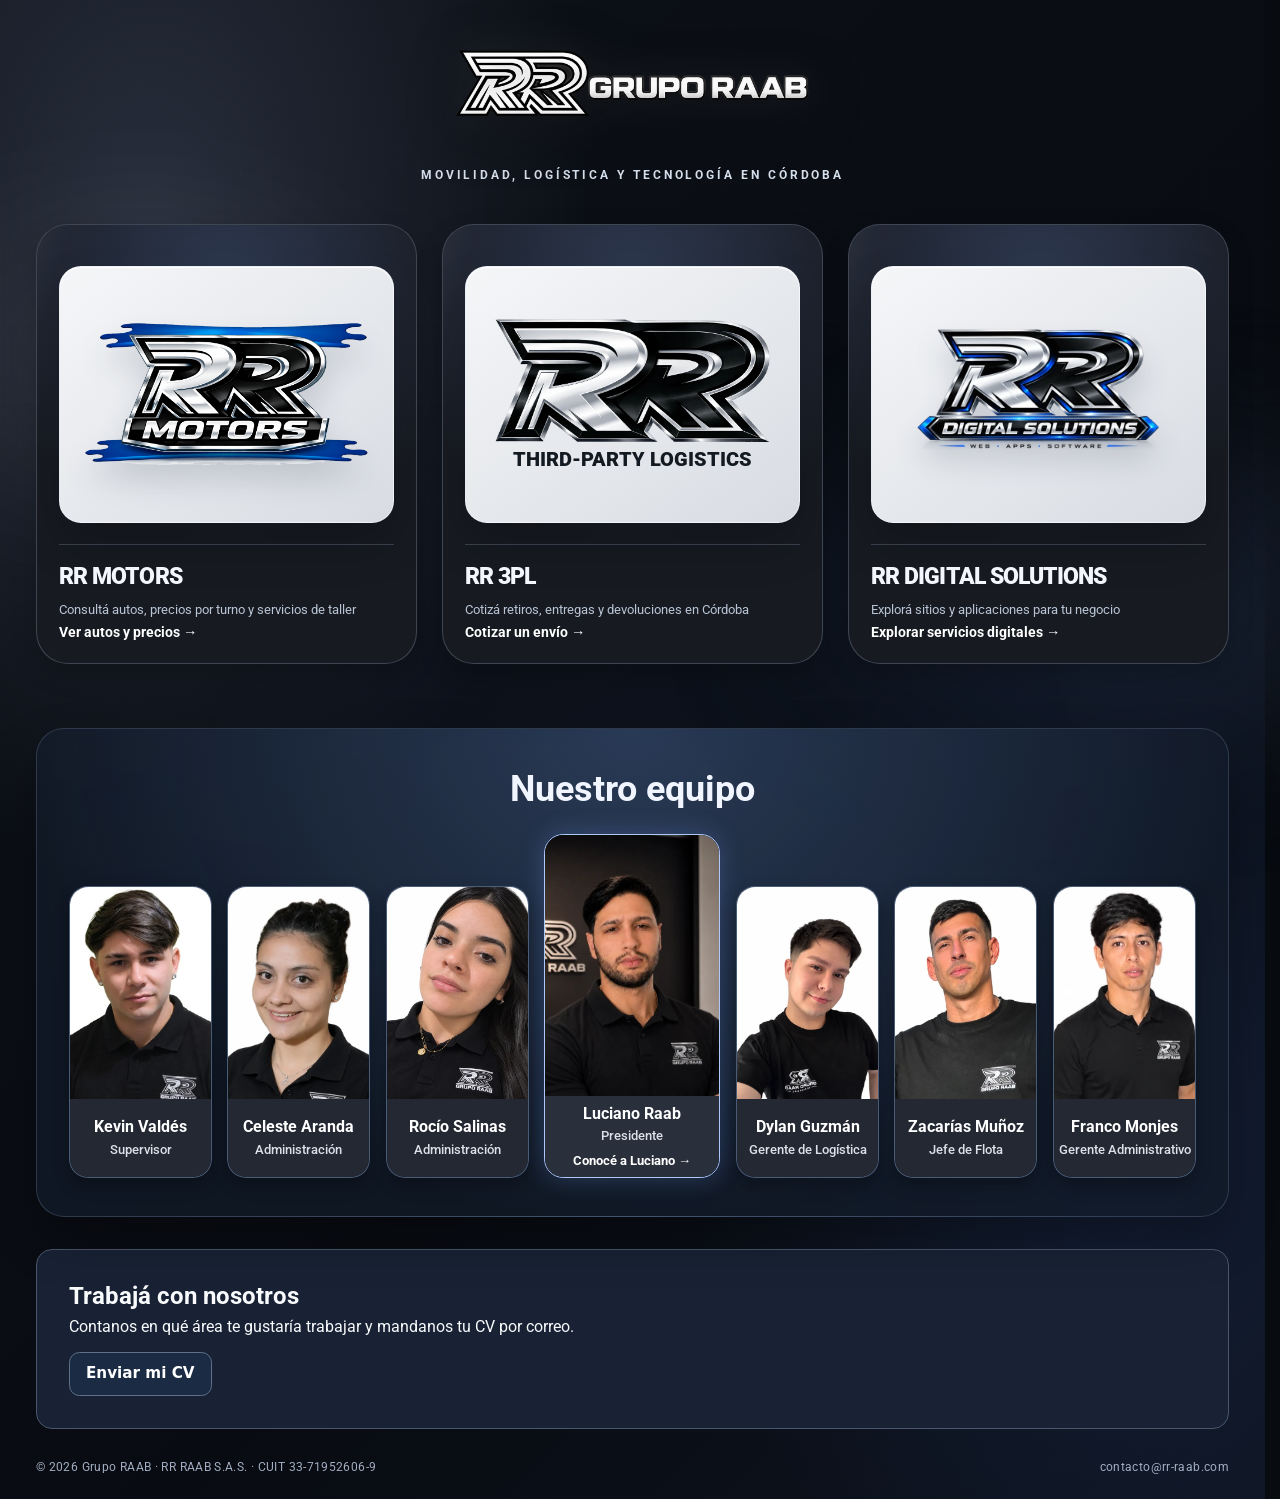
<file: index.html>
<!doctype html>
<html lang="es-AR">
<head>
  <meta charset="utf-8">
  <meta name="viewport" content="width=device-width,initial-scale=1">
  <meta name="theme-color" content="#0a0c10">
  <title>Grupo RAAB en Córdoba | Alquiler de autos, logística y software</title>
  <meta name="description" content="Grupo RAAB. Ingresá a RR Motors, RR Third-Party Logistics o RR Digital Solutions. Alquiler de vehículos, logística y desarrollo de páginas web y aplicaciones.">
  <meta name="robots" content="index,follow,max-image-preview:large">
  <link rel="canonical" href="https://rr-raab.com/">
  <link rel="icon" href="assets/favicon.svg" type="image/svg+xml">
  <link rel="preconnect" href="https://fonts.googleapis.com">
  <link rel="preconnect" href="https://fonts.gstatic.com" crossorigin>
  <link href="https://fonts.googleapis.com/css2?family=Roboto:wght@400;500;600;700;800;900&display=swap" rel="stylesheet">
  <script>
    try {
      if (!location.hash && !matchMedia('(prefers-reduced-motion: reduce)').matches && !sessionStorage.getItem('rr_intro_seen')) {
        document.documentElement.classList.add('rr-preintro');
        window.rrIntroFallback = setTimeout(() => document.documentElement.classList.remove('rr-preintro'), 2300);
      }
    } catch {}
  </script>
  <link rel="stylesheet" href="portal.css">
  <meta property="og:type" content="website"><meta property="og:locale" content="es_AR">
  <meta property="og:site_name" content="Grupo RAAB"><meta property="og:title" content="Grupo RAAB en Córdoba | Alquiler de autos, logística y software">
  <meta property="og:description" content="RR Motors · RR Third-Party Logistics · RR Digital Solutions">
  <meta property="og:url" content="https://rr-raab.com/"><meta property="og:image" content="https://rr-raab.com/assets/grupo-raab-logo.png">
  <script type="application/ld+json">{"@context":"https://schema.org","@type":"Organization","@id":"https://rr-raab.com/#organizacion","name":"Grupo RAAB","url":"https://rr-raab.com/","logo":"https://rr-raab.com/assets/grupo-raab-logo.png","subOrganization":[{"@type":"Organization","@id":"https://rr-raab.com/#organizacion","name":"RR Motors","url":"https://rr-raab.com/motors/"},{"@type":"Organization","@id":"https://rr-raab.com/#organizacion","name":"RR Third-Party Logistics","url":"https://rr-raab.com/logistica/"},{"@type":"Organization","@id":"https://rr-raab.com/#organizacion","name":"RR Digital Solutions","url":"https://rr-raab.com/digital/"}],"@id":"https://rr-raab.com/#organizacion"}</script>
  <link rel="stylesheet" href="consultation-dialog.css">
  <script src="consultation-submit.js" defer></script>
  <script src="consultation-dialog.js" defer></script>
  <script src="careers.js" defer></script>
</head>
<body>
  <div class="intro-scene" id="introScene" aria-label="Presentación de Grupo RAAB">
    <div class="intro-signature">
      <img class="intro-mark" src="assets/rr-monograma-intro.png" alt="RR" fetchpriority="high">
      <div class="intro-lockup">
        <img src="assets/grupo-raab-logo.png" alt="Grupo RAAB" width="1268" height="390">
      </div>
    </div>
    <button class="intro-skip" type="button" id="introSkip">Omitir animación</button>
  </div>
  <div class="ambient" aria-hidden="true"></div><div class="cursor-light" aria-hidden="true"></div>
  <main class="portal">
    <div class="portal-heading">
      <h1 class="portal-title"><img src="assets/grupo-raab-logo.png" alt="Grupo RAAB" class="group-logo"></h1>
      <p>Movilidad, logística y tecnología en Córdoba</p>
    </div>
    <nav class="choices" aria-label="Unidades de negocio de Grupo RAAB">
      <a class="choice-card motors" href="motors/" aria-label="Entrar al sitio de RR Motors">

        <div class="logo-area"><img src="assets/rr-motors-transparent.png" alt="RR Motors"></div>
        <div class="choice-bottom"><div><h2>RR MOTORS</h2><p>Consultá autos, precios por turno y servicios de taller</p><span class="choice-action">Ver autos y precios →</span></div></div>
      </a>
      <a class="choice-card logistica" href="logistica/" aria-label="Entrar al sitio de RR Third-Party Logistics">

        <div class="logo-area">
          <div class="logistics-lockup" aria-hidden="true">
            <img class="logistics-emblem" src="assets/rr-3pl-emblema.webp" width="996" height="425" alt="">
            <span>THIRD-PARTY LOGISTICS</span>
          </div>
        </div>
        <div class="choice-bottom"><div><h2>RR 3PL</h2><p>Cotizá retiros, entregas y devoluciones en Córdoba</p><span class="choice-action">Cotizar un envío →</span></div></div>
      </a>
      <a class="choice-card digital" href="digital/" aria-label="Entrar al sitio de RR Digital Solutions">

        <div class="logo-area"><img src="assets/rr-digital-transparent.webp" width="720" height="464" alt="RR Digital Solutions"></div>
        <div class="choice-bottom"><div><h2>RR DIGITAL SOLUTIONS</h2><p>Explorá sitios y aplicaciones para tu negocio</p><span class="choice-action">Explorar servicios digitales →</span></div></div>
      </a>
    </nav>
    <section class="portal-team" aria-labelledby="team-title">
      <h2 id="team-title">Nuestro equipo</h2>
      <div class="team-grid">
        <figure class="team-person team-person--luciano" style="--step:0">
          <a class="profile-link" href="luciano-raab/?intro=lr" aria-label="Conocer a Luciano Raab, fundador y presidente de Grupo RAAB"><img src="assets/equipo/luciano.webp" width="620" height="592" loading="lazy" alt="Luciano Raab, presidente de Grupo RAAB" decoding="async"></a>
          <figcaption><strong><a href="luciano-raab/?intro=lr">Luciano Raab</a></strong><span>Presidente</span><a class="team-profile-action" href="luciano-raab/?intro=lr">Conocé a Luciano →</a></figcaption>
        </figure>
        <figure class="team-person team-person--dylan" style="--step:1">
          <img src="assets/equipo/dylan.webp" width="620" height="707" loading="lazy" alt="Dylan Guzmán, gerente de logística de Grupo RAAB" decoding="async">
          <figcaption><strong>Dylan Guzmán</strong><span>Gerente de Logística</span></figcaption>
        </figure>
        <figure class="team-person team-person--zacarias" style="--step:3">
          <img src="assets/equipo/zacarias.webp" width="533" height="760" loading="lazy" alt="Zacarías Muñoz, jefe de flota de Grupo RAAB" decoding="async">
          <figcaption><strong>Zacarías Muñoz</strong><span>Jefe de Flota</span></figcaption>
        </figure>
        <figure class="team-person team-person--franco" style="--step:5">
          <img src="assets/equipo/franco.webp" width="511" height="565" loading="lazy" alt="Franco Monjes, gerente administrativo de Grupo RAAB" decoding="async">
          <figcaption><strong>Franco Monjes</strong><span>Gerente Administrativo</span></figcaption>
        </figure>
        <figure class="team-person team-person--kevin" style="--step:6">
          <img src="assets/equipo/kevin.webp" width="423" height="760" loading="lazy" alt="Kevin Valdés, supervisor de Grupo RAAB" decoding="async">
          <figcaption><strong>Kevin Valdés</strong><span>Supervisor</span></figcaption>
        </figure>
        <figure class="team-person team-person--rocio" style="--step:2">
          <img src="assets/equipo/rocio.webp" width="570" height="760" loading="lazy" alt="Rocío Salinas, administración de Grupo RAAB" decoding="async">
          <figcaption><strong>Rocío Salinas</strong><span>Administración</span></figcaption>
        </figure>
        <figure class="team-person team-person--celeste" style="--step:4">
          <img src="assets/equipo/celeste.webp" width="407" height="760" loading="lazy" alt="Celeste Aranda, administración de Grupo RAAB" decoding="async">
          <figcaption><strong>Celeste Aranda</strong><span>Administración</span></figcaption>
        </figure>
      </div>
    </section>
    <section class="portal-careers" id="sumate" aria-labelledby="careers-title">
      <div>
        <h2 id="careers-title">Trabajá con nosotros</h2>
        <p>Contanos en qué área te gustaría trabajar y mandanos tu CV por correo.</p>
      </div>
      <a class="consultation-open consultation-fallback" href="mailto:contacto@rr-raab.com?subject=Postulaci%C3%B3n%20Grupo%20RAAB">Enviar mi CV</a>
      <form class="careers-form" id="careersForm" data-dialog-title="Enviar mi CV" action="mailto:contacto@rr-raab.com" method="post" enctype="text/plain" hidden>
        <label>Nombre y apellido <input name="nombre" autocomplete="name" maxlength="100" required></label>
        <label>Área de interés
          <select name="area" required>
            <option value="">Elegí un área</option>
            <option>RR Motors</option><option>RR Logística</option><option>RR Digital Solutions</option><option>Otra área</option>
          </select>
        </label>
        <label>Presentación (opcional) <textarea name="presentacion" rows="3" maxlength="500"></textarea></label>
        <p>Se abrirá un borrador en tu correo. Adjuntá tu CV, preferentemente en PDF, antes de enviarlo a <a href="mailto:contacto@rr-raab.com">contacto@rr-raab.com</a>.</p>
        <button type="submit" class="consultation-open">Abrir correo para adjuntar mi CV</button>
      </form>
    </section>
    <footer class="portal-footer"><span>© 2026 Grupo RAAB · RR RAAB S.A.S. · CUIT 33-71952606-9</span><a href="mailto:contacto@rr-raab.com">contacto@rr-raab.com</a></footer>
  </main>
  <script src="portal-intro.js" defer></script>
  <script src="team.js" defer></script>
</body>
</html>
</file>
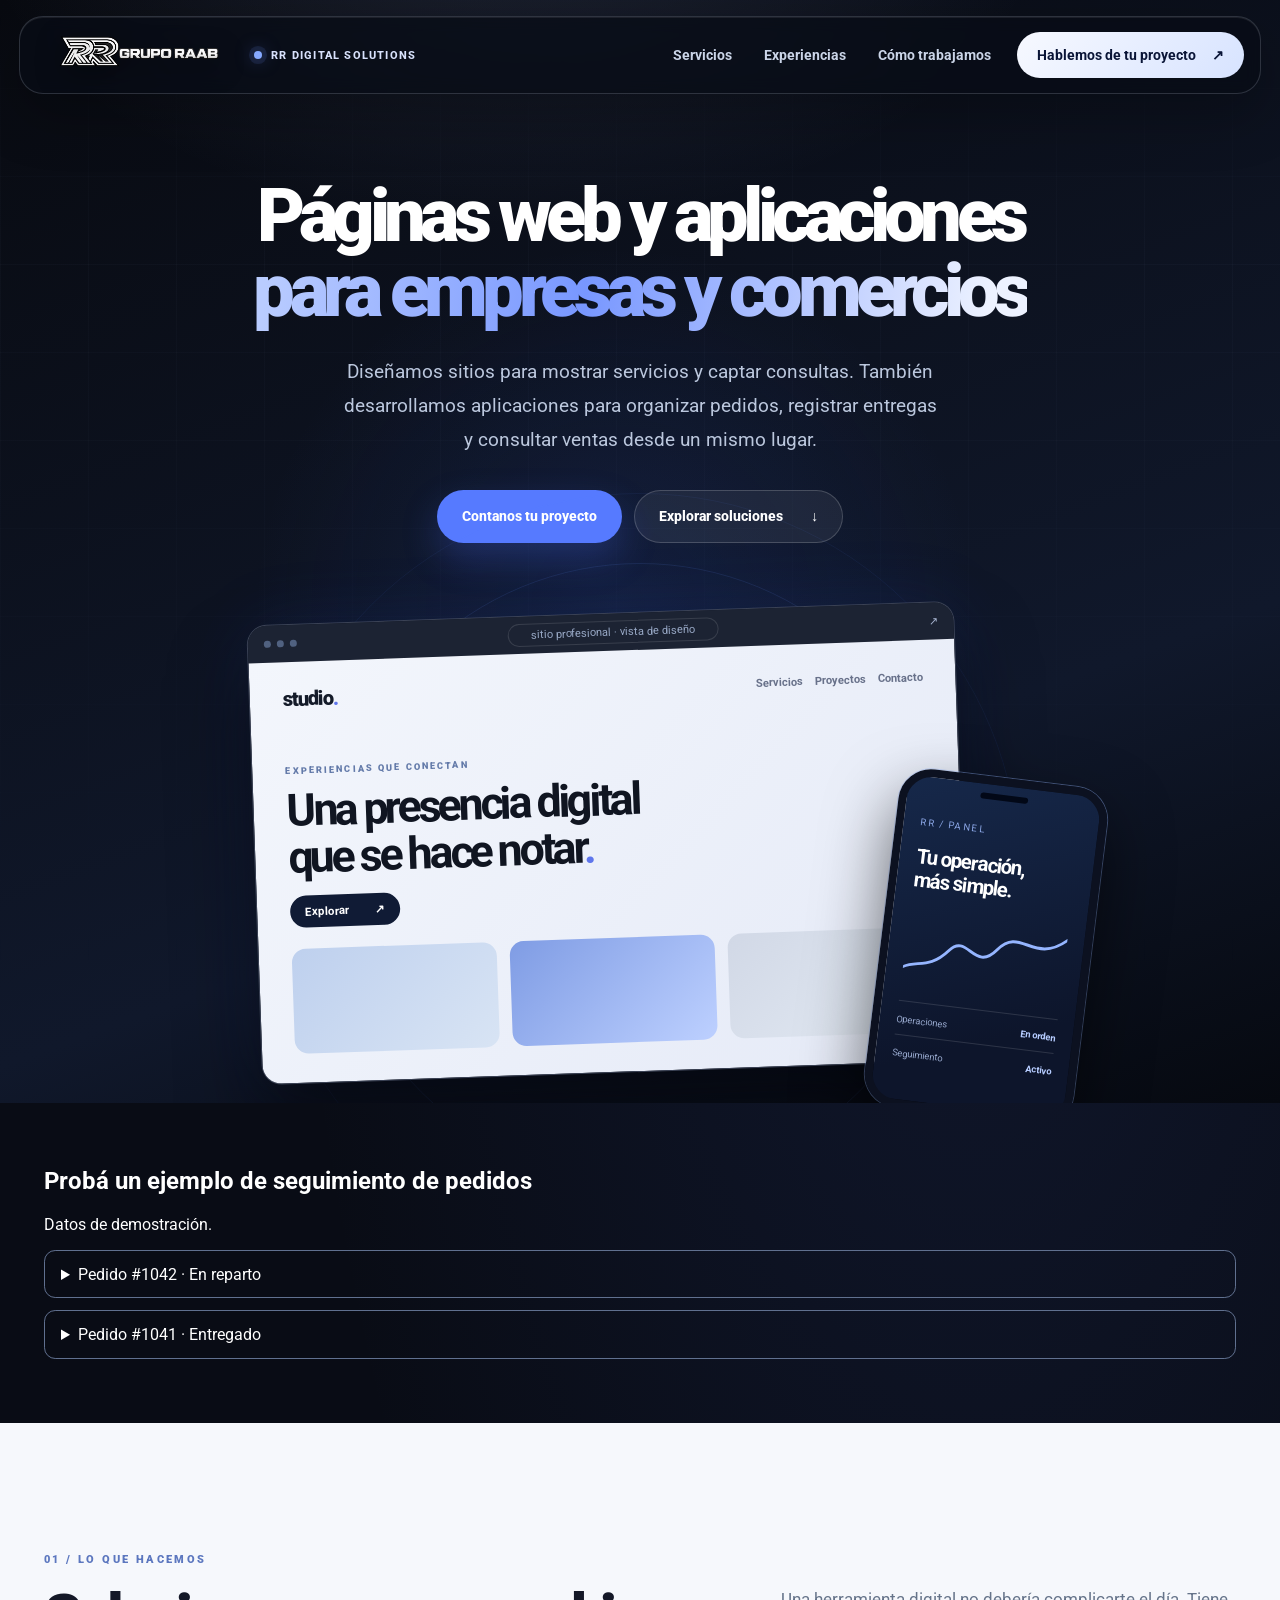
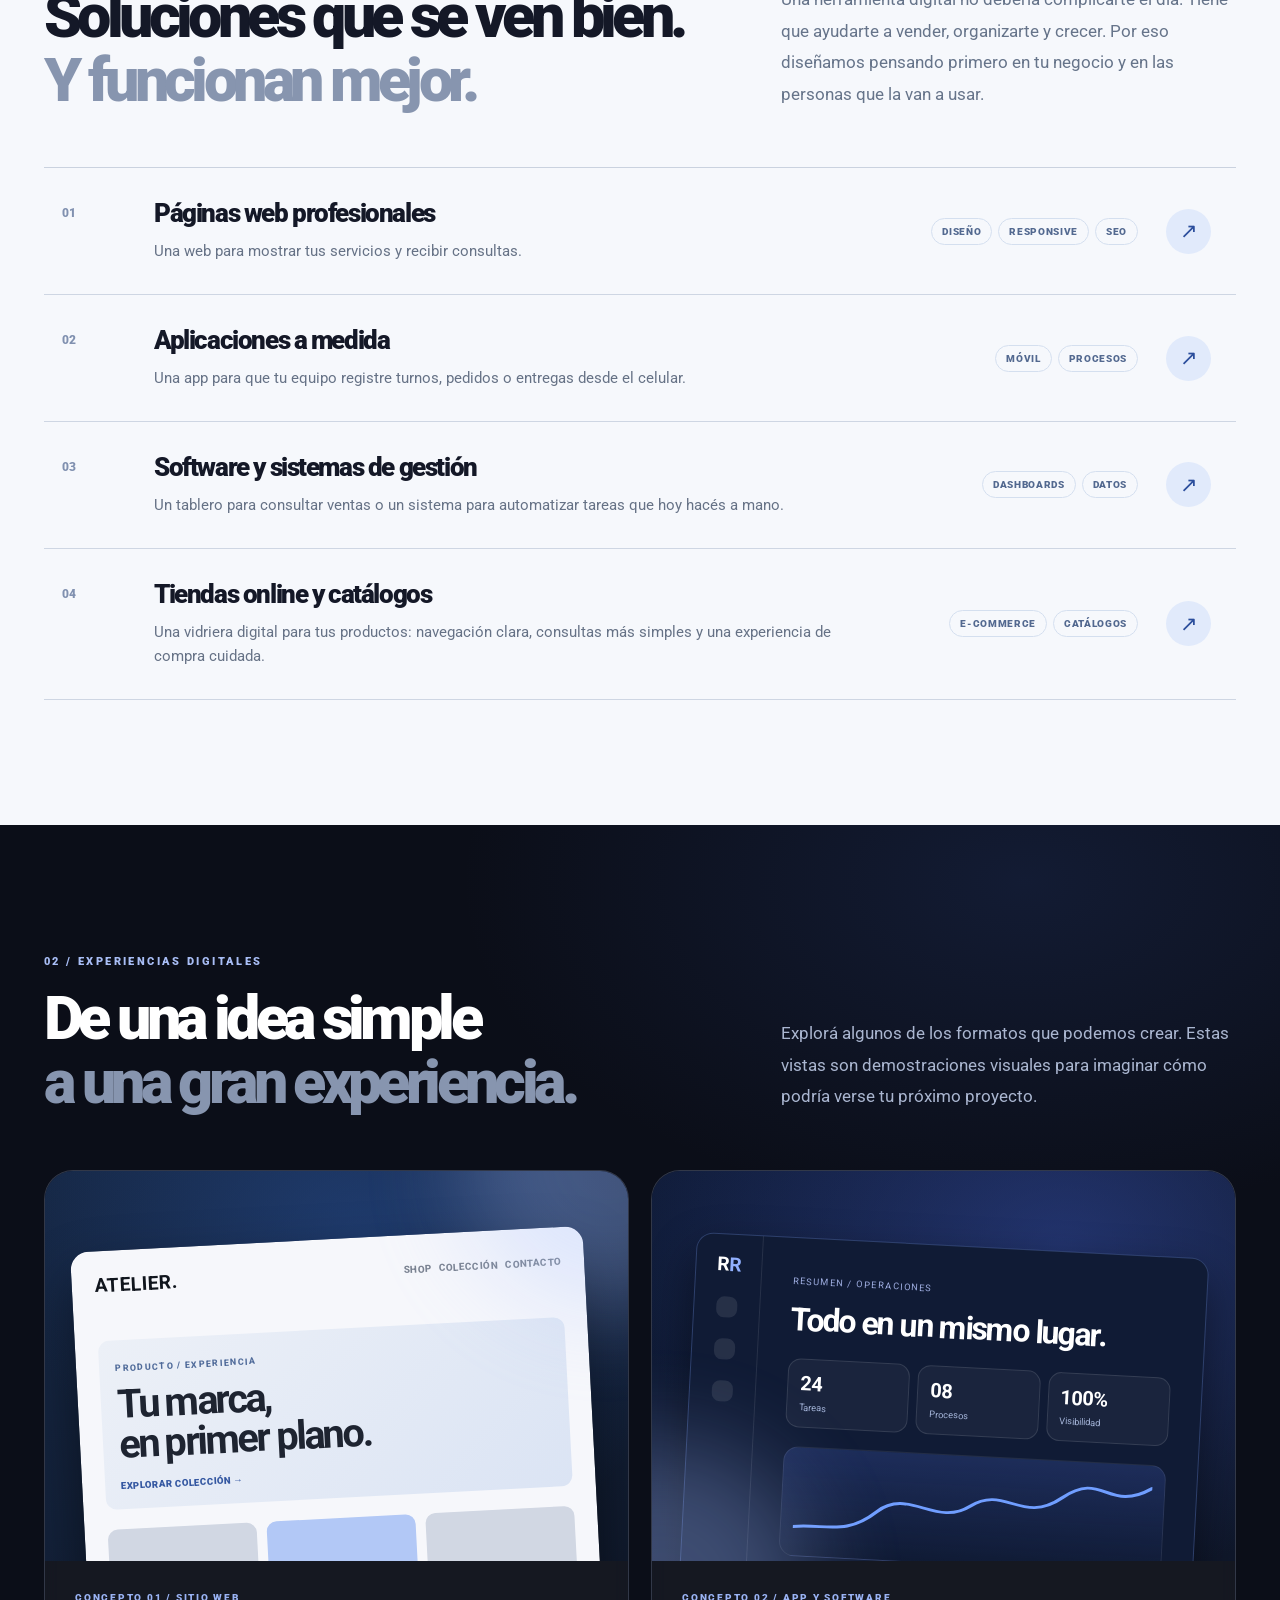
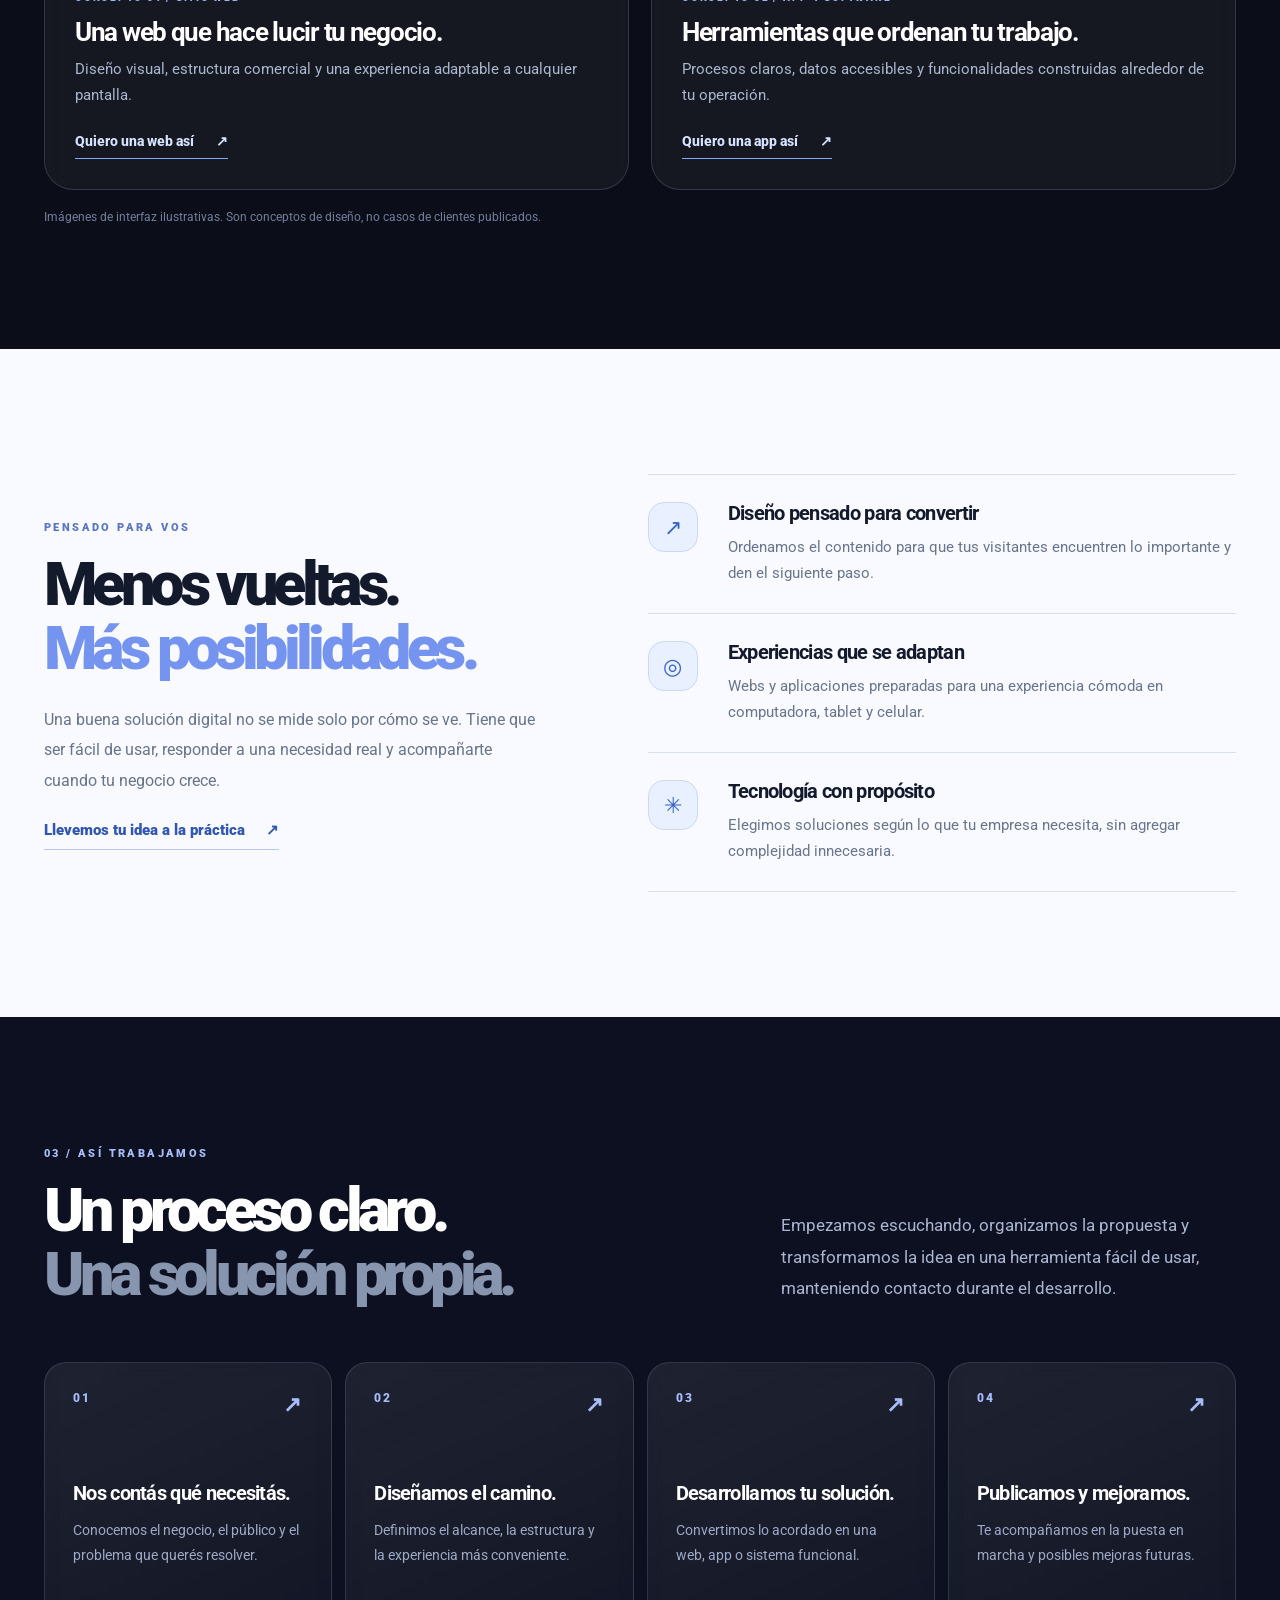
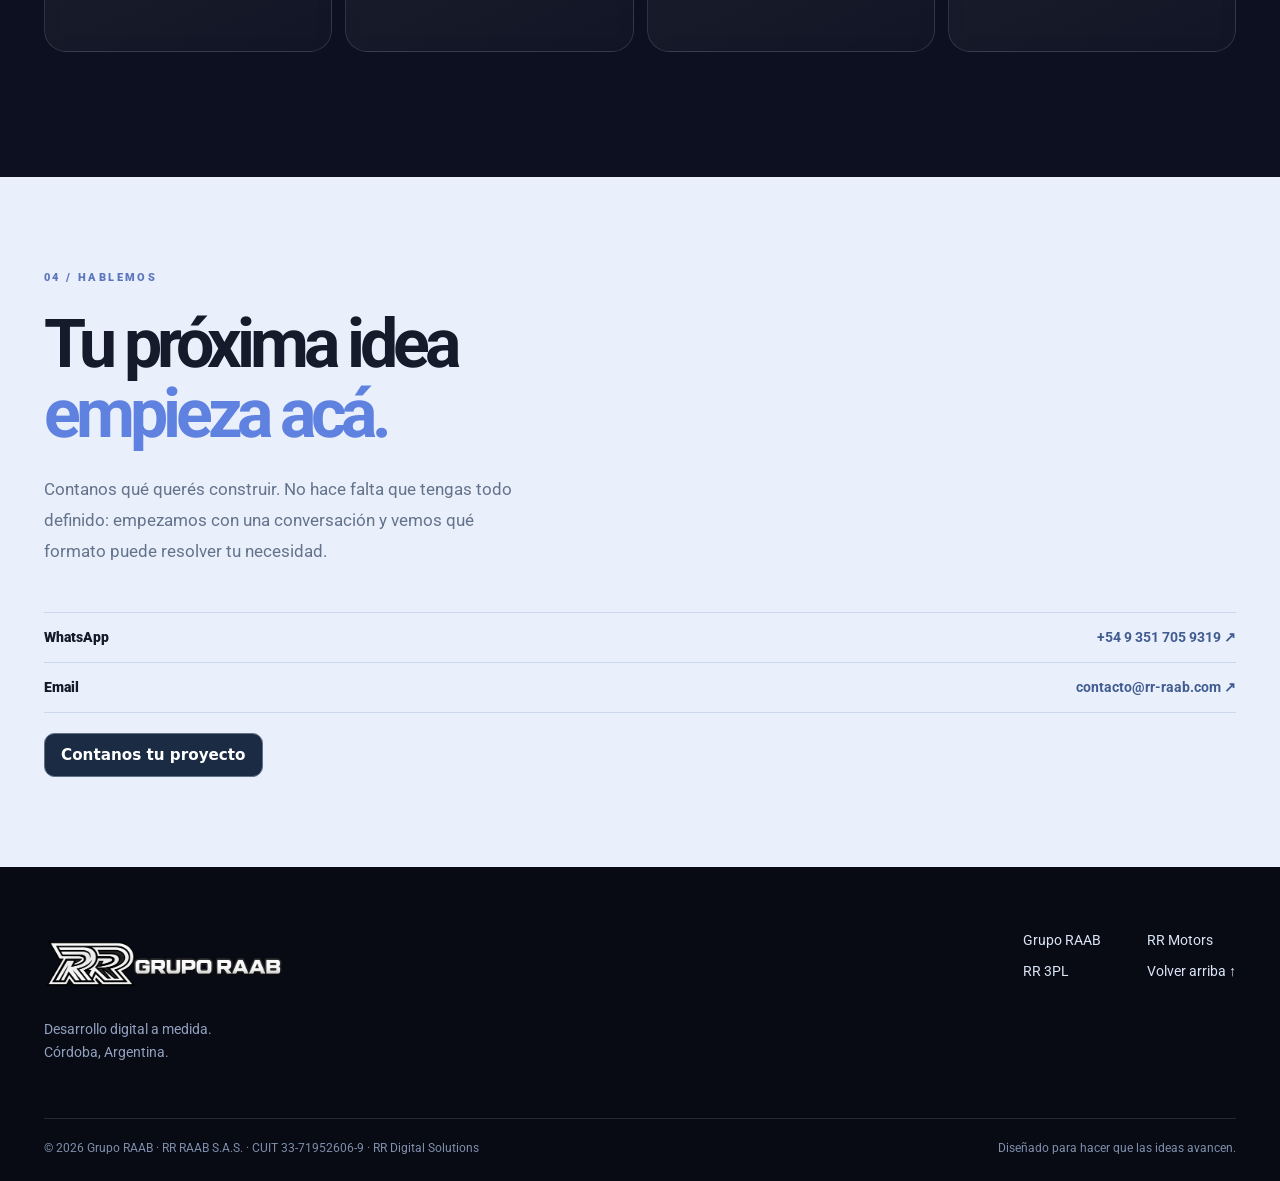
<file: digital/index.html>
<!doctype html>
<html lang="es-AR">
<head>
  <meta charset="utf-8">
  <meta name="viewport" content="width=device-width,initial-scale=1">
  <meta name="theme-color" content="#080b14">
  <meta name="description" content="RR Digital Solutions desarrolla páginas web, aplicaciones de gestión y tableros de datos para empresas y comercios de Córdoba y Argentina.">
  <meta name="robots" content="index,follow,max-image-preview:large">
  <meta name="color-scheme" content="dark light">
  <link rel="canonical" href="https://rr-raab.com/digital/">
  <link rel="icon" href="../assets/favicon.svg" type="image/svg+xml">
  <link rel="preconnect" href="https://fonts.googleapis.com"><link rel="preconnect" href="https://fonts.gstatic.com" crossorigin>
  <link href="https://fonts.googleapis.com/css2?family=Roboto:wght@400;500;600;700;800;900&display=swap" rel="stylesheet">
  <link rel="stylesheet" href="digital.css">
  <title>RR Digital Solutions | Webs profesionales, aplicaciones y software a medida</title>
  <meta property="og:type" content="website"><meta property="og:locale" content="es_AR">
  <meta property="og:site_name" content="RR Digital Solutions · Grupo RAAB">
  <meta property="og:title" content="RR Digital Solutions | Convertimos ideas en herramientas digitales">
  <meta property="og:description" content="RR Digital Solutions desarrolla páginas web, aplicaciones de gestión y tableros de datos para empresas y comercios de Córdoba y Argentina.">
  <meta property="og:url" content="https://rr-raab.com/digital/">
  <meta property="og:image" content="https://rr-raab.com/assets/rr-digital-transparent.webp">
  <script type="application/ld+json">{"@context":"https://schema.org","@type":"ProfessionalService","name":"RR Digital Solutions - Grupo RAAB","url":"https://rr-raab.com/digital/","telephone":"+5493517059319","areaServed":"Argentina","description":"Diseño web profesional, desarrollo de aplicaciones, paneles y sistemas a medida.","parentOrganization":{"@id":"https://rr-raab.com/#organizacion"},"@id":"https://rr-raab.com/digital/#empresa"}</script>
  <link rel="stylesheet" href="../consultation-dialog.css">
  <script src="../consultation-submit.js" defer></script>
  <script src="../consultation-dialog.js" defer></script>
  <script src="../floating-menu.js" defer></script>
</head>
<body>
  <div class="site-cursor-glow" aria-hidden="true"></div>
  <header class="digital-head" id="inicio">
    <a class="digital-brand" href="../" aria-label="Volver a Grupo RAAB"><img src="../assets/grupo-raab-logo.png" alt="Grupo RAAB"></a>
    <div class="digital-brand-label"><span class="brand-pulse" aria-hidden="true"></span> RR DIGITAL SOLUTIONS</div>
    <button type="button" class="mobile-menu" data-floating-menu aria-label="Abrir menú" aria-controls="digital-nav" aria-expanded="false"><span></span><span></span></button>
    <nav class="digital-nav" id="digital-nav" aria-label="Navegación principal">
      <a href="#servicios">Servicios</a><a href="#experiencias">Experiencias</a><a href="#metodo">Cómo trabajamos</a><a class="nav-talk" href="#contacto">Hablemos de tu proyecto <span aria-hidden="true">↗</span></a>
    </nav>
  </header>
  <main>
    <section class="d-hero" aria-labelledby="d-title">
      <div class="d-hero-grain" aria-hidden="true"></div>
      <div class="container hero-center">
        <h1 id="d-title" data-reveal>Páginas web y aplicaciones <span class="headline-gradient">para empresas y comercios</span></h1>
        <p class="hero-summary" data-reveal>Diseñamos sitios para mostrar servicios y captar consultas. También desarrollamos aplicaciones para organizar pedidos, registrar entregas y consultar ventas desde un mismo lugar.</p>
        <div class="hero-buttons" data-reveal><a class="button button-blue" href="#contacto">Contanos tu proyecto</a><a class="button button-glass" href="#servicios">Explorar soluciones <span aria-hidden="true">↓</span></a></div>
      </div>
      <div class="hero-device" aria-label="Presentación conceptual de una página web y una aplicación">
        <div class="ambient-ring ring-one" aria-hidden="true"></div><div class="ambient-ring ring-two" aria-hidden="true"></div>
        <div class="hero-browser panel-tilt">
          <div class="ui-toolbar"><span class="ui-dots"><i></i><i></i><i></i></span><span class="address-pill">sitio profesional · vista de diseño</span><span>↗</span></div>
          <div class="ui-website">
            <div class="ui-nav"><b>studio<span class="blue-point">.</span></b><span>Servicios &nbsp;&nbsp; Proyectos &nbsp;&nbsp; Contacto</span></div>
            <div class="ui-website-content"><small>EXPERIENCIAS QUE CONECTAN</small><strong>Una presencia digital<br>que se hace notar<span class="blue-point">.</span></strong><div class="ui-website-cta">Explorar <span>↗</span></div></div>
            <div class="ui-grid-row"><div></div><div></div><div></div></div>
          </div>
        </div>
        <div class="hero-mobile panel-tilt"><div class="phone-top"></div><small>RR / PANEL</small><strong>Tu operación,<br>más simple.</strong><div class="mini-chart"><svg viewBox="0 0 180 75" preserveAspectRatio="none" aria-hidden="true"><path d="M0 57 C15 49 30 56 49 35 S80 55 103 28 145 39 180 10" fill="none" stroke="#95b5ff" stroke-width="3" stroke-linecap="round"/></svg></div><div class="metric-line"><span>Operaciones</span><b>En orden</b></div><div class="metric-line"><span>Seguimiento</span><b>Activo</b></div></div>
      </div>
    </section>


    <section class="container project-demo" aria-labelledby="demo-title">
      <h2 id="demo-title">Probá un ejemplo de seguimiento de pedidos</h2>
      <p>Datos de demostración.</p>
      <details><summary>Pedido #1042 · En reparto</summary><p>El equipo preparó el pedido y lo asignó al repartidor. El próximo paso es registrar la entrega.</p></details>
      <details><summary>Pedido #1041 · Entregado</summary><p>La entrega quedó registrada y el comprobante está disponible para el equipo.</p></details>
    </section>

    <section class="d-section d-services" id="servicios">
      <div class="container">
        <div class="section-intro" data-reveal><div><span class="eyebrow-d">01 / LO QUE HACEMOS</span><h2>Soluciones que se ven bien.<br><span>Y funcionan mejor.</span></h2></div><p>Una herramienta digital no debería complicarte el día. Tiene que ayudarte a vender, organizarte y crecer. Por eso diseñamos pensando primero en tu negocio y en las personas que la van a usar.</p></div>
        <div class="services-table">
          <a class="service-row" href="#contacto" data-project="Página web" data-reveal><span class="service-id">01</span><div><h3>Páginas web profesionales</h3><p>Una web para mostrar tus servicios y recibir consultas.</p></div><div class="service-tags"><span>DISEÑO</span><span>RESPONSIVE</span><span>SEO</span></div><span class="service-arrow">↗</span></a>
          <a class="service-row" href="#contacto" data-project="Aplicación" data-reveal><span class="service-id">02</span><div><h3>Aplicaciones a medida</h3><p>Una app para que tu equipo registre turnos, pedidos o entregas desde el celular.</p></div><div class="service-tags"><span>MÓVIL</span><span>PROCESOS</span></div><span class="service-arrow">↗</span></a>
          <a class="service-row" href="#contacto" data-project="Software y sistemas" data-reveal><span class="service-id">03</span><div><h3>Software y sistemas de gestión</h3><p>Un tablero para consultar ventas o un sistema para automatizar tareas que hoy hacés a mano.</p></div><div class="service-tags"><span>DASHBOARDS</span><span>DATOS</span></div><span class="service-arrow">↗</span></a>
          <a class="service-row" href="#contacto" data-project="Tienda online" data-reveal><span class="service-id">04</span><div><h3>Tiendas online y catálogos</h3><p>Una vidriera digital para tus productos: navegación clara, consultas más simples y una experiencia de compra cuidada.</p></div><div class="service-tags"><span>E-COMMERCE</span><span>CATÁLOGOS</span></div><span class="service-arrow">↗</span></a>
        </div>
      </div>
    </section>

    <section class="d-section d-experiences" id="experiencias">
      <div class="container">
        <div class="section-intro" data-reveal><div><span class="eyebrow-d light">02 / EXPERIENCIAS DIGITALES</span><h2>De una idea simple<br><span>a una gran experiencia.</span></h2></div><p>Explorá algunos de los formatos que podemos crear. Estas vistas son demostraciones visuales para imaginar cómo podría verse tu próximo proyecto.</p></div>
        <div class="showcase-cards">
          <article class="showcase-item show-web" data-reveal>
            <div class="showcase-art"><div class="showcase-web-ui"><div class="showcase-web-menu"><b>ATELIER.</b><span>SHOP &nbsp; COLECCIÓN &nbsp; CONTACTO</span></div><div class="showcase-web-hero"><small>PRODUCTO / EXPERIENCIA</small><h3>Tu marca,<br>en primer plano.</h3><span>EXPLORAR COLECCIÓN →</span></div><div class="showcase-web-bands"><i></i><i></i><i></i></div></div><div class="art-lens lens-a"></div></div>
            <div class="showcase-meta"><span>CONCEPTO 01 / SITIO WEB</span><h3>Una web que hace lucir tu negocio.</h3><p>Diseño visual, estructura comercial y una experiencia adaptable a cualquier pantalla.</p><a href="#contacto" data-project="Página web">Quiero una web así <span>↗</span></a></div>
          </article>
          <article class="showcase-item show-app" data-reveal>
            <div class="showcase-art"><div class="showcase-dash-ui"><div class="dash-side"><b>R<span>R</span></b><i></i><i></i><i></i></div><div class="dash-main"><small>RESUMEN / OPERACIONES</small><h3>Todo en un mismo lugar.</h3><div class="dash-stats"><div><b>24</b><span>Tareas</span></div><div><b>08</b><span>Procesos</span></div><div><b>100%</b><span>Visibilidad</span></div></div><div class="dash-chart"><svg viewBox="0 0 460 145" preserveAspectRatio="none" aria-hidden="true"><path d="M0 116 C42 108 68 128 107 83 S184 105 227 65 295 93 345 42 404 65 460 18" fill="none" stroke="#709eff" stroke-width="5" stroke-linecap="round"/></svg></div></div></div><div class="art-lens lens-b"></div></div>
            <div class="showcase-meta"><span>CONCEPTO 02 / APP Y SOFTWARE</span><h3>Herramientas que ordenan tu trabajo.</h3><p>Procesos claros, datos accesibles y funcionalidades construidas alrededor de tu operación.</p><a href="#contacto" data-project="Aplicación">Quiero una app así <span>↗</span></a></div>
          </article>
        </div>
        <p class="demo-disclaimer">Imágenes de interfaz ilustrativas. Son conceptos de diseño, no casos de clientes publicados.</p>
      </div>
    </section>


    <section class="d-section why-us">
      <div class="container why-columns"><div data-reveal><span class="eyebrow-d">PENSADO PARA VOS</span><h2>Menos vueltas.<br><span>Más posibilidades.</span></h2><p>Una buena solución digital no se mide solo por cómo se ve. Tiene que ser fácil de usar, responder a una necesidad real y acompañarte cuando tu negocio crece.</p><a class="text-link" href="#contacto">Llevemos tu idea a la práctica <span>↗</span></a></div>
        <div class="reason-list" data-reveal><div><span class="reason-icon">↗</span><div><h3>Diseño pensado para convertir</h3><p>Ordenamos el contenido para que tus visitantes encuentren lo importante y den el siguiente paso.</p></div></div><div><span class="reason-icon">◎</span><div><h3>Experiencias que se adaptan</h3><p>Webs y aplicaciones preparadas para una experiencia cómoda en computadora, tablet y celular.</p></div></div><div><span class="reason-icon">✳</span><div><h3>Tecnología con propósito</h3><p>Elegimos soluciones según lo que tu empresa necesita, sin agregar complejidad innecesaria.</p></div></div></div>
      </div>
    </section>

    <section class="d-section d-process" id="metodo"><div class="container"><div class="section-intro" data-reveal><div><span class="eyebrow-d light">03 / ASÍ TRABAJAMOS</span><h2>Un proceso claro.<br><span>Una solución propia.</span></h2></div><p>Empezamos escuchando, organizamos la propuesta y transformamos la idea en una herramienta fácil de usar, manteniendo contacto durante el desarrollo.</p></div><div class="process-grid">
      <article data-reveal><span>01 <i>↗</i></span><h3>Nos contás qué necesitás.</h3><p>Conocemos el negocio, el público y el problema que querés resolver.</p></article>
      <article data-reveal><span>02 <i>↗</i></span><h3>Diseñamos el camino.</h3><p>Definimos el alcance, la estructura y la experiencia más conveniente.</p></article>
      <article data-reveal><span>03 <i>↗</i></span><h3>Desarrollamos tu solución.</h3><p>Convertimos lo acordado en una web, app o sistema funcional.</p></article>
      <article data-reveal><span>04 <i>↗</i></span><h3>Publicamos y mejoramos.</h3><p>Te acompañamos en la puesta en marcha y posibles mejoras futuras.</p></article>
    </div></div></section>

<section class="d-contact" id="contacto"><div class="container contact-layout"><div class="contact-intro" data-reveal><span class="eyebrow-d">04 / HABLEMOS</span><h2>Tu próxima idea<br><span>empieza acá.</span></h2><p>Contanos qué querés construir. No hace falta que tengas todo definido: empezamos con una conversación y vemos qué formato puede resolver tu necesidad.</p><div class="contact-details"><a href="https://wa.me/5493517059319?text=Hola%2C%20RR%20Digital%20Solutions.%20Quiero%20consultar%20por%20un%20proyecto.%20Mi%20negocio%20es%20__%20y%20necesito%20__." target="_blank" rel="noopener noreferrer">WhatsApp <span>+54 9 351 705 9319 ↗</span></a><a href="mailto:contacto@rr-raab.com">Email <span>contacto@rr-raab.com ↗</span></a></div></div>
      <a class="consultation-fallback consultation-open" href="https://wa.me/5493517059319?text=Hola%2C%20quiero%20consultar%20por%20un%20proyecto.">Consultar por un proyecto por WhatsApp</a>
    <form class="digital-form" id="digitalForm" data-dialog-title="Contanos tu proyecto" data-reveal hidden method="post"><label>Nombre<input name="nombre" autocomplete="name" required></label><label>¿Qué querés desarrollar?<select name="proyecto" id="tipoProyecto" required><option value="">Elegí una opción</option><option>Página web</option><option>Aplicación</option><option>Software y sistemas</option><option>Tienda online</option><option>Necesito orientación</option></select></label><label>Contanos tu idea<textarea name="idea" rows="4" placeholder="¿Qué querés resolver o mejorar?" required></textarea></label><button type="submit" class="button button-blue form-submit">Continuar en WhatsApp <span>↗</span></button></form>
    </div></section>
  </main>
  <footer class="digital-footer"><div class="container"><div class="footer-top"><div><a href="../" class="footer-mark"><img src="../assets/grupo-raab-logo.png" alt="Grupo RAAB"></a><p>Desarrollo digital a medida.<br>Córdoba, Argentina.</p></div><div class="footer-nav"><a href="../">Grupo RAAB</a><a href="../motors/">RR Motors</a><a href="../logistica/">RR 3PL</a><a href="#inicio">Volver arriba ↑</a></div></div><div class="footer-bottom"><span>© 2026 Grupo RAAB · RR RAAB S.A.S. · CUIT 33-71952606-9 · RR Digital Solutions</span><span>Diseñado para hacer que las ideas avancen.</span></div></div></footer>
  <script src="digital.js" defer></script>
</body>
</html>
</file>
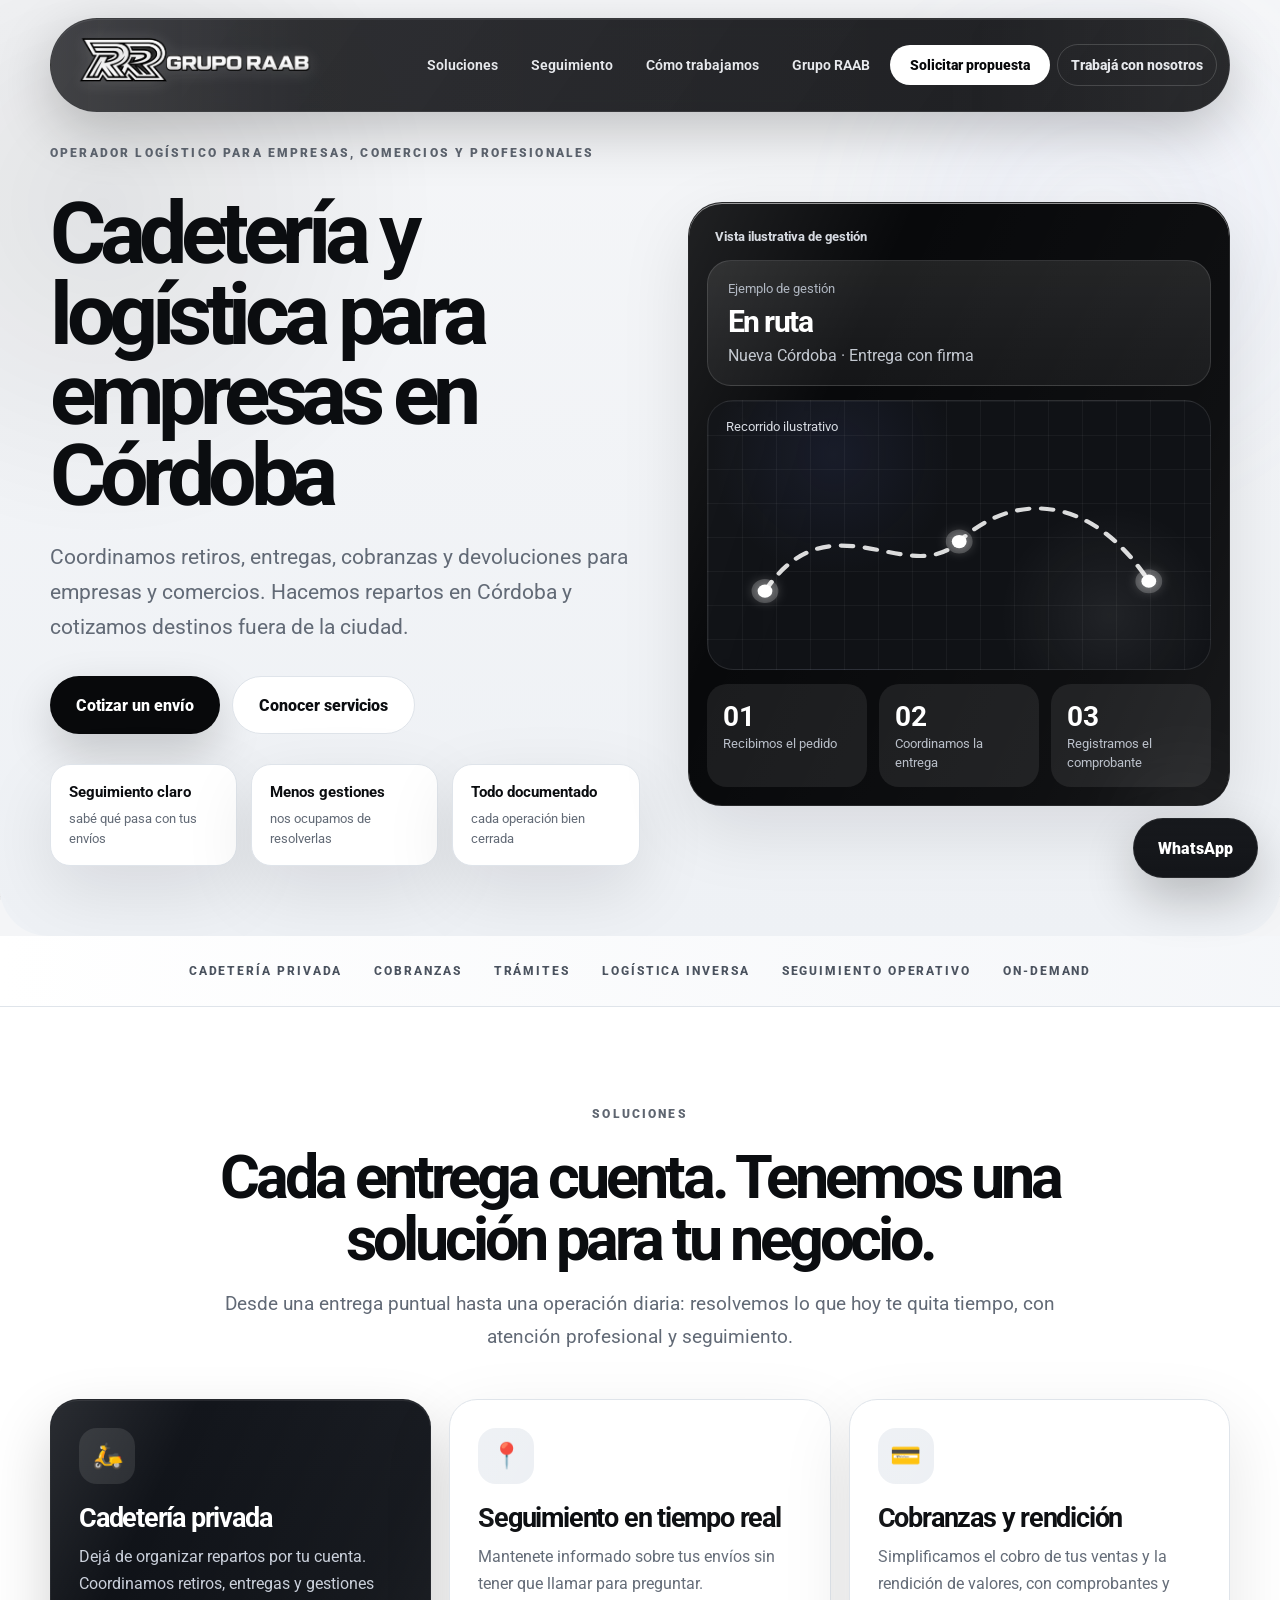
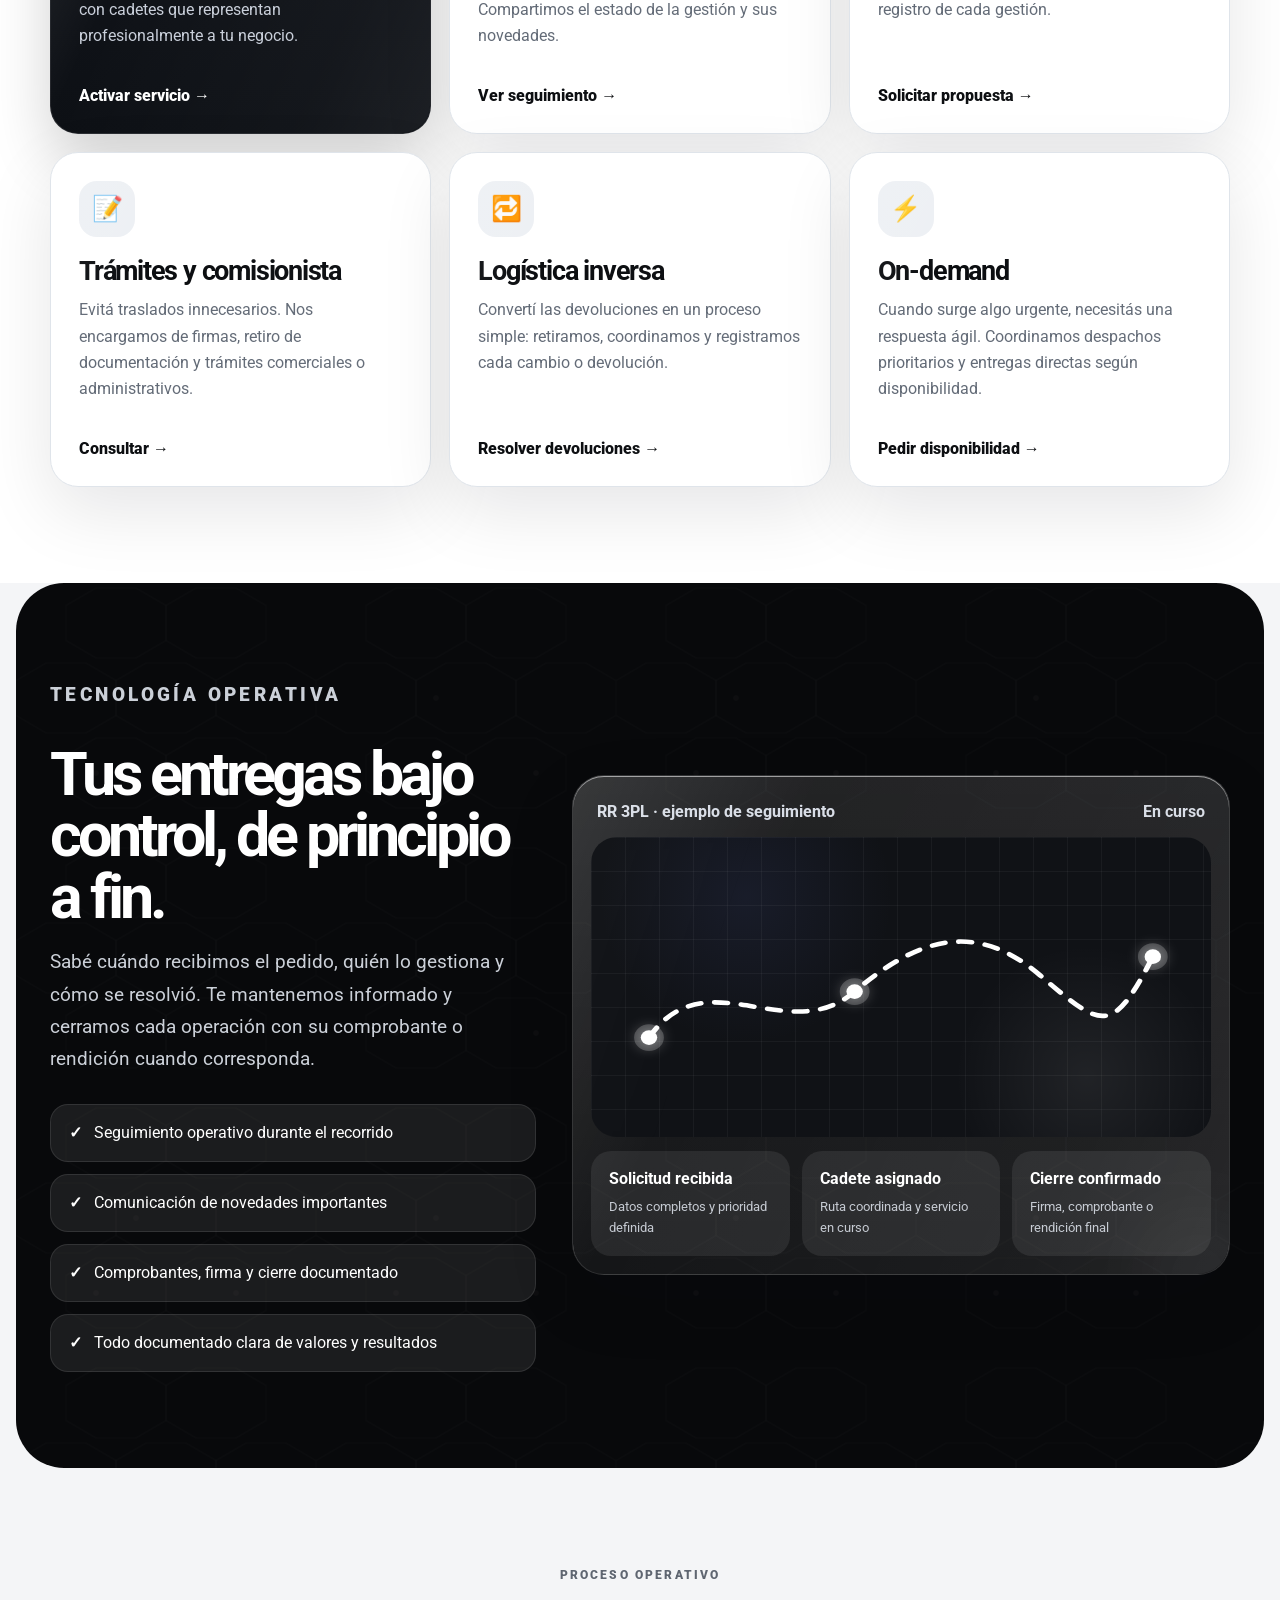
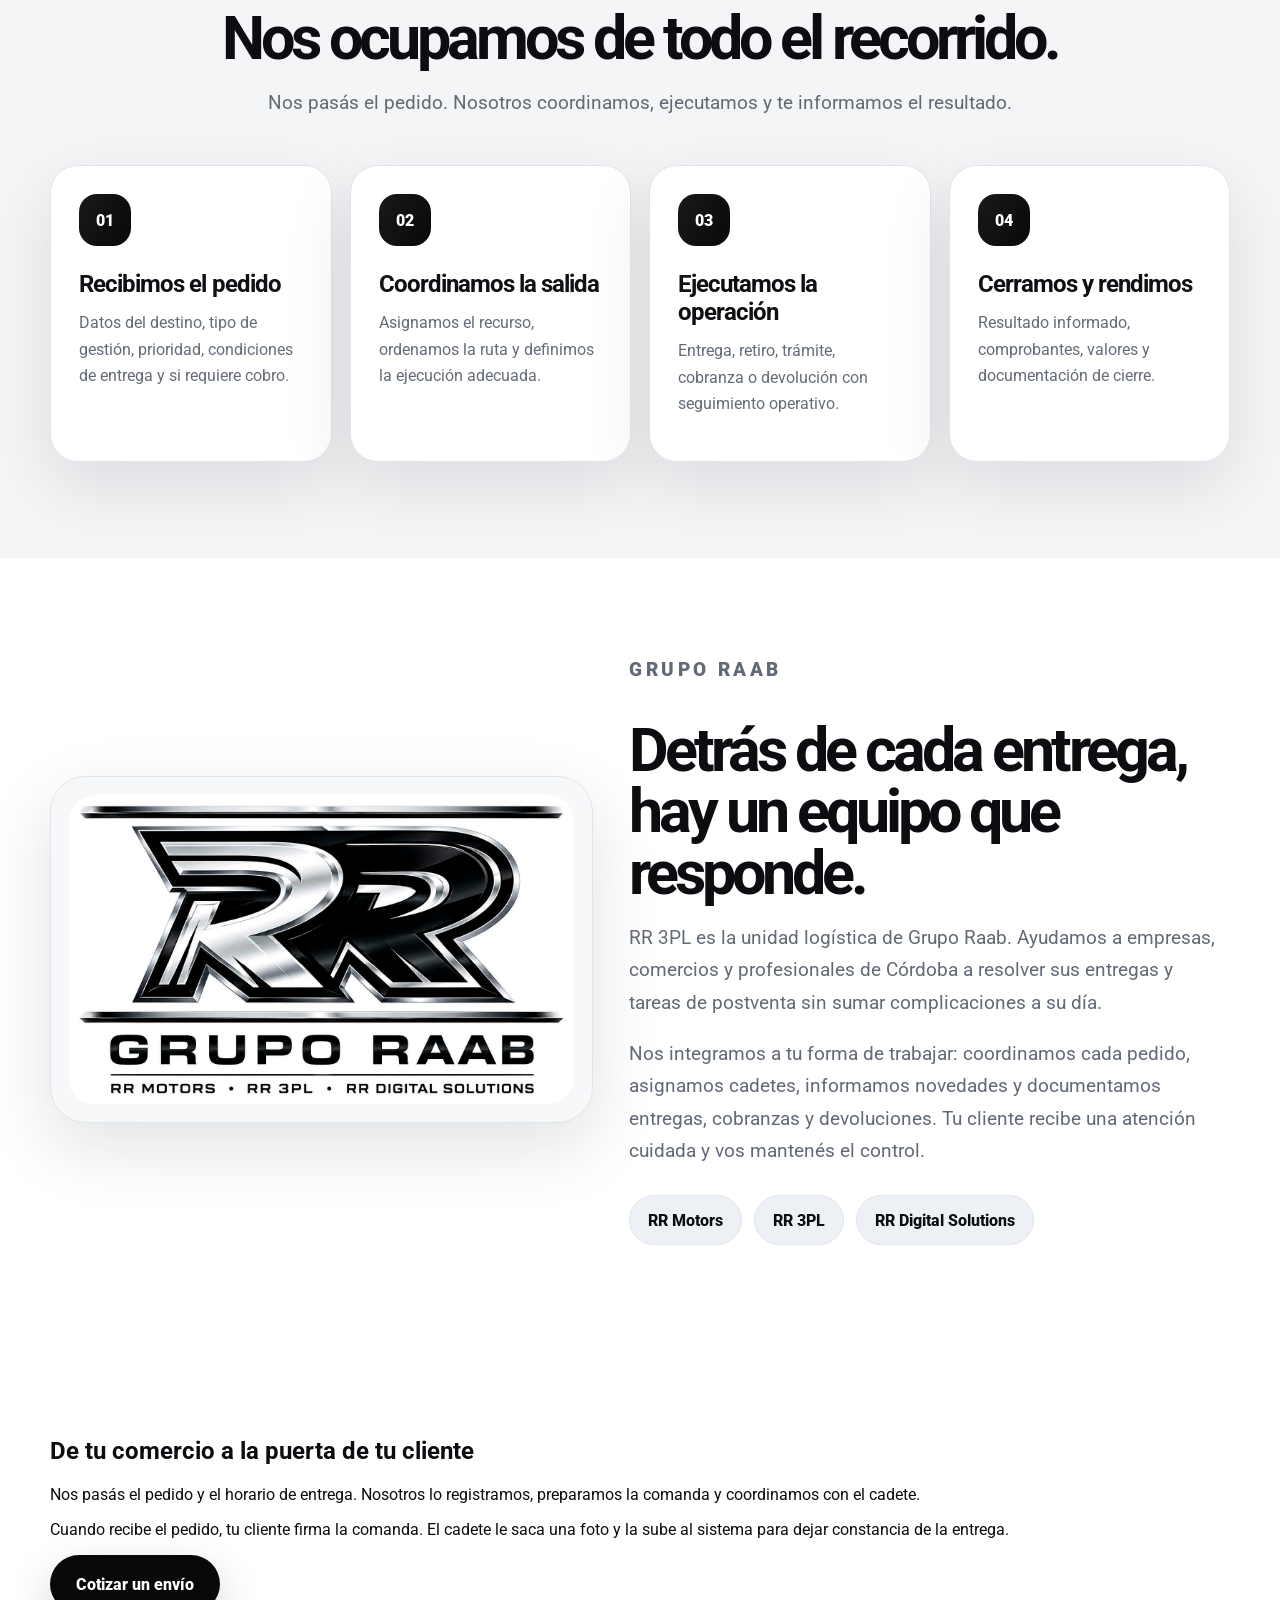
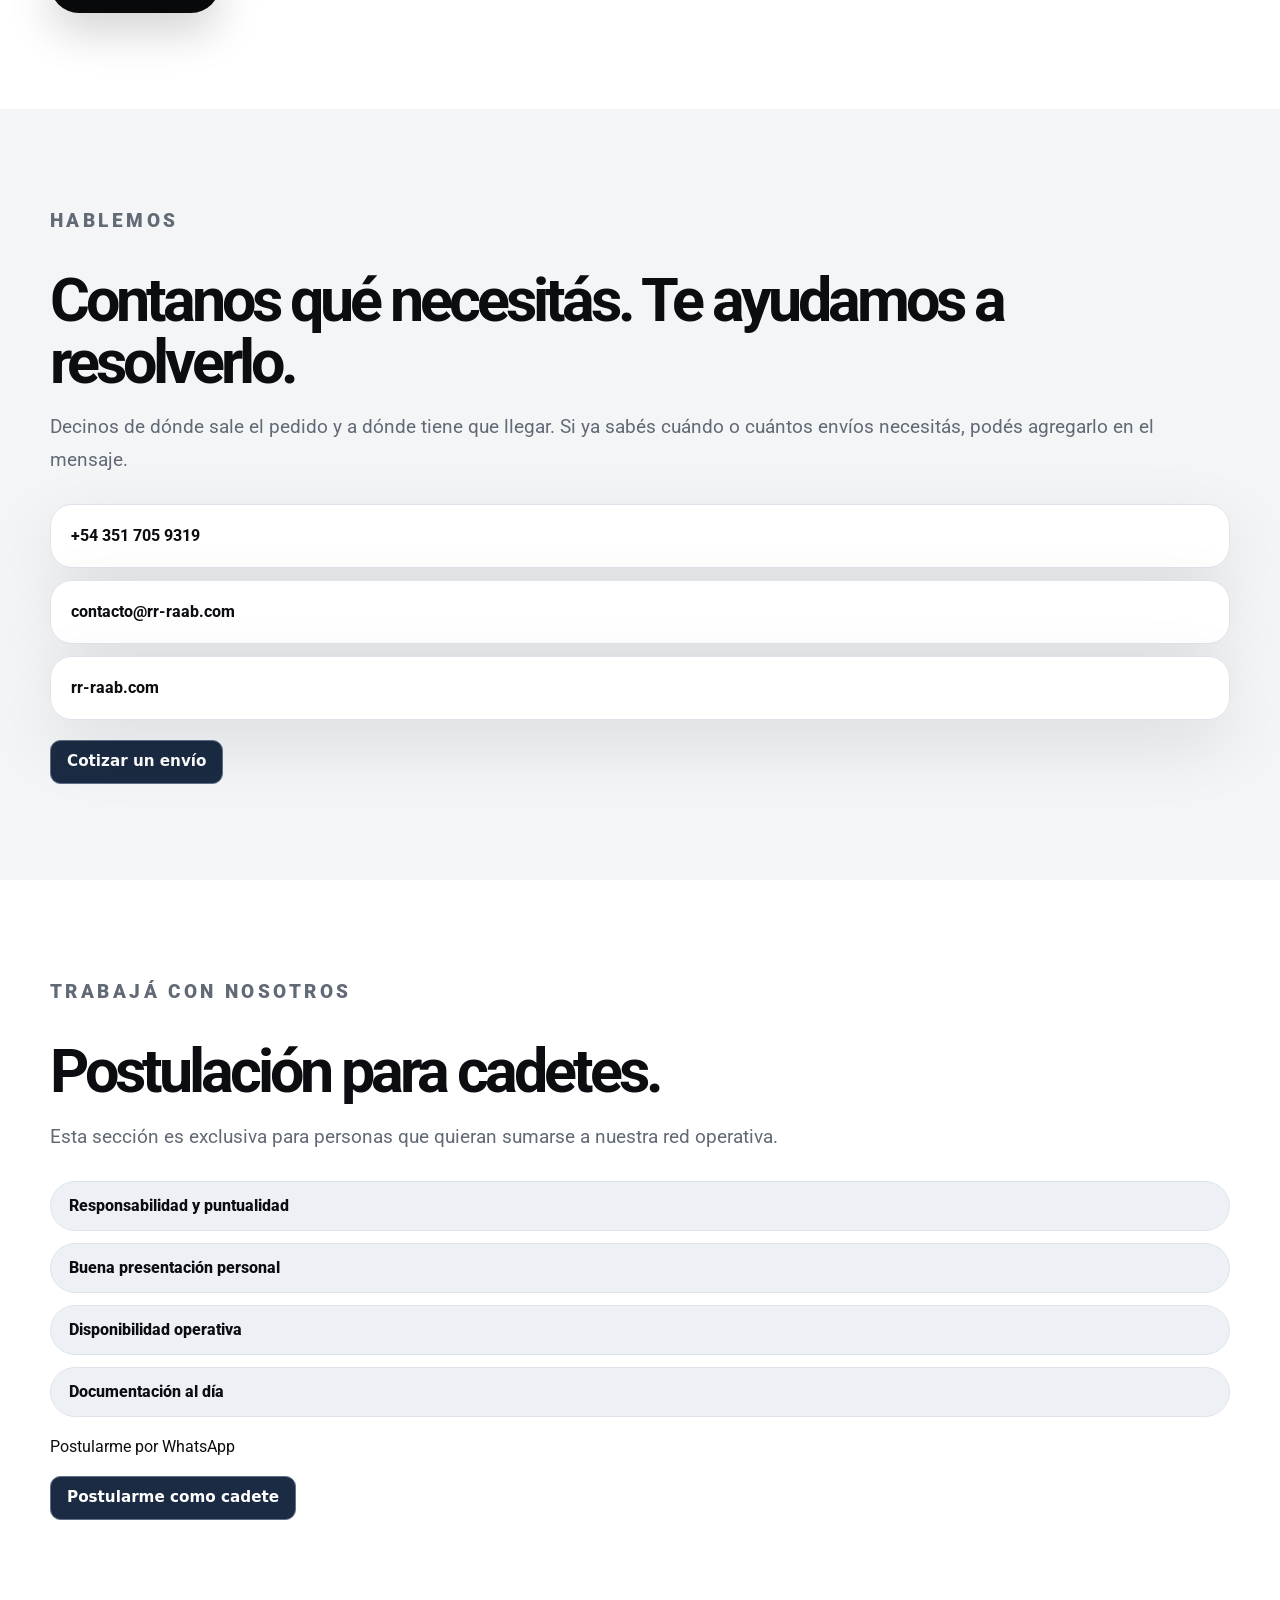
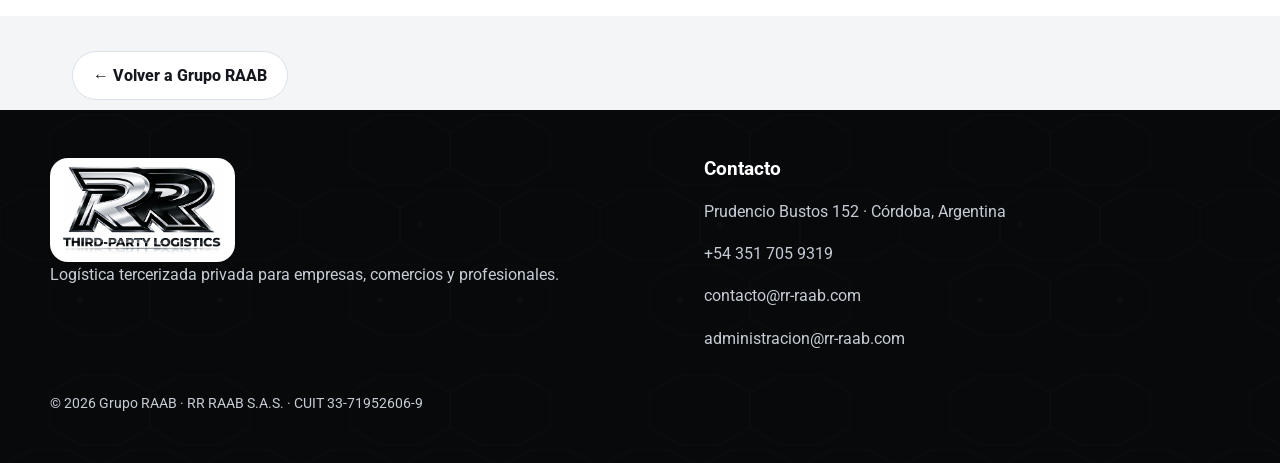
<file: logistica/index.html>
<!doctype html>
<html lang="es">
<head>
  <meta charset="utf-8" />
  <meta name="viewport" content="width=device-width, initial-scale=1" />
  <title>RR 3PL | Cadetería y logística tercerizada en Córdoba</title>
  <meta name="description" content="RR Logística ofrece cadetería para empresas y comercios en Córdoba, con retiros, entregas, cobranzas y devoluciones. Pedí una cotización para tu envío." />
  <meta name="theme-color" content="#f4f5f7" />
  <meta name="robots" content="index,follow,max-image-preview:large" />
  <meta name="author" content="RR 3PL · Grupo Raab" />
  <meta name="geo.region" content="AR-X" />
  <meta name="geo.placename" content="Córdoba, Argentina" />
  <link rel="canonical" href="https://rr-raab.com/logistica/" />
  <link rel="alternate" hreflang="es-AR" href="https://rr-raab.com/logistica/" />
  <link rel="preconnect" href="https://fonts.googleapis.com" />
  <link rel="preconnect" href="https://fonts.gstatic.com" crossorigin />
  <link href="https://fonts.googleapis.com/css2?family=Roboto:wght@400;500;600;700;800;900&display=swap" rel="stylesheet" />
  <meta property="og:url" content="https://rr-raab.com/logistica/" />
  <meta property="og:site_name" content="RR 3PL" />
  <meta property="og:locale" content="es_AR" />
  <meta name="twitter:card" content="summary_large_image" />
  <meta name="twitter:title" content="RR 3PL | Cadetería y logística privada en Córdoba" />
  <meta name="twitter:description" content="RR Logística ofrece cadetería para empresas y comercios en Córdoba, con retiros, entregas, cobranzas y devoluciones. Pedí una cotización para tu envío." />
  <meta name="twitter:image" content="https://rr-raab.com/logistica/assets/brand-raab-navbar.png" />

  <meta property="og:title" content="RR 3PL | Logística tercerizada para empresas" />
  <meta property="og:description" content="RR Logística ofrece cadetería para empresas y comercios en Córdoba, con retiros, entregas, cobranzas y devoluciones. Pedí una cotización para tu envío." />
  <meta property="og:image" content="https://rr-raab.com/logistica/assets/rr-3pl-logo.png" />
  <link rel="icon" href="assets/favicon.svg" type="image/svg+xml" />
  <link rel="stylesheet" href="styles.css" />
<script type="application/ld+json">{"@context":"https://schema.org","@type":"ProfessionalService","@id":"https://rr-raab.com/logistica/#empresa","name":"RR 3PL · Third-Party Logistics","alternateName":"RR Third-Party Logistics","url":"https://rr-raab.com/logistica/","logo":"https://rr-raab.com/logistica/assets/rr-3pl-logo.png","image":"https://rr-raab.com/logistica/assets/grupo-raab.jpg","description":"Cadetería privada y servicios de logística tercerizada para empresas, comercios y profesionales en Córdoba, Argentina.","telephone":"+54-9-351-705-9319","email":"contacto@rr-raab.com","address":{"@type":"PostalAddress","streetAddress":"Prudencio Bustos 152","addressLocality":"Córdoba","addressRegion":"Córdoba","addressCountry":"AR"},"areaServed":{"@type":"AdministrativeArea","name":"Córdoba, Argentina"},"hasOfferCatalog":{"@type":"OfferCatalog","name":"Servicios RR 3PL","itemListElement":[{"@type":"OfferCatalog","name":"Cadetería privada"},{"@type":"OfferCatalog","name":"Seguimiento operativo de envíos"},{"@type":"OfferCatalog","name":"Cobranzas y rendición"},{"@type":"OfferCatalog","name":"Trámites y comisionista"},{"@type":"OfferCatalog","name":"Logística inversa"},{"@type":"OfferCatalog","name":"Entregas on-demand"}]},"parentOrganization":{"@id":"https://rr-raab.com/#organizacion"}}</script>
  <link rel="stylesheet" href="../consultation-dialog.css">
  <script src="../consultation-submit.js" defer></script>
  <script src="../consultation-dialog.js" defer></script>
  <script src="../floating-menu.js" defer></script>
</head>
<body>
  <div class="top-line" id="topLine"></div>

  <header class="site-header" id="siteHeader">
    <a class="brand" href="../" aria-label="Volver a Grupo RAAB">
      <img src="assets/logo-grupo-raab-navbar.png" alt="Grupo Raab" width="2048" height="682" />
    </a>

    <button class="menu-button" data-floating-menu type="button" id="menuButton" aria-controls="mainNav" aria-label="Abrir menú" aria-expanded="false">
      <span></span><span></span><span></span>
    </button>

    <nav class="main-nav" id="mainNav">
      <a href="#servicios">Soluciones</a>
      <a href="#tecnologia">Seguimiento</a>
      <a href="#proceso">Cómo trabajamos</a>
      <a href="../">Grupo RAAB</a>
      <a href="#cotizar" class="nav-cta">Solicitar propuesta</a>
      <a href="#trabaja" class="nav-work">Trabajá con nosotros</a>
    </nav>
  </header>

  <main>
    <section class="hero" id="inicio">
      <div class="container hero-grid">
        <div class="hero-copy">
          <p class="kicker">Operador logístico para empresas, comercios y profesionales</p>
          <h1>Cadetería y logística para empresas en Córdoba</h1>
          <p class="lead">
            Coordinamos retiros, entregas, cobranzas y devoluciones para empresas y comercios. Hacemos repartos en Córdoba y cotizamos destinos fuera de la ciudad.
          </p>

          <div class="hero-actions">
            <a class="button button-dark" href="#cotizar">Cotizar un envío</a>
            <a class="button button-light" href="#servicios">Conocer servicios</a>
          </div>

          <div class="proof-row">
            <div><strong>Seguimiento claro</strong><span>sabé qué pasa con tus envíos</span></div>
            <div><strong>Menos gestiones</strong><span>nos ocupamos de resolverlas</span></div>
            <div><strong>Todo documentado</strong><span>cada operación bien cerrada</span></div>
          </div>
        </div>

        <div class="hero-panel">
          <div class="panel-head">
            <span>Vista ilustrativa de gestión</span>

          </div>

          <div class="order-card active">
            <span class="order-id">Ejemplo de gestión</span>
            <strong>En ruta</strong>
            <p>Nueva Córdoba · Entrega con firma</p>
          </div>

          <div class="map-card">
            <div class="map-toolbar">
              <span>Recorrido ilustrativo</span>
            </div>
            <svg viewBox="0 0 500 230" preserveAspectRatio="none" aria-hidden="true">
              <path id="heroRoute" d="M40 172 C110 55, 195 170, 250 112 S390 50, 455 160" />
              <circle class="route-marker" cx="40" cy="172" r="8" />
              <circle class="route-marker" cx="250" cy="112" r="8" />
              <circle class="route-marker" cx="455" cy="160" r="8" />
            </svg>
          </div>

          <div class="mini-metrics">
            <article><strong>01</strong><span>Recibimos el pedido</span></article>
            <article><strong>02</strong><span>Coordinamos la entrega</span></article>
            <article><strong>03</strong><span>Registramos el comprobante</span></article>
          </div>
        </div>
      </div>
    </section>

    <section class="brand-strip">
      <div class="container strip">
        <span>Cadetería privada</span>
        <span>Cobranzas</span>
        <span>Trámites</span>
        <span>Logística inversa</span>
        <span>Seguimiento operativo</span>
        <span>On-demand</span>
      </div>
    </section>

    <section class="section white-section" id="servicios">
      <div class="container">
        <div class="section-title centered">
          <p class="kicker">Soluciones</p>
          <h2>Cada entrega cuenta. Tenemos una solución para tu negocio.</h2>
          <p>Desde una entrega puntual hasta una operación diaria: resolvemos lo que hoy te quita tiempo, con atención profesional y seguimiento.</p>
        </div>

        <div class="solution-grid">
          <article class="solution-card featured">
            <span class="icon">🛵</span>
            <h3>Cadetería privada</h3>
            <p>Dejá de organizar repartos por tu cuenta. Coordinamos retiros, entregas y gestiones con cadetes que representan profesionalmente a tu negocio.</p>
            <a href="#cotizar">Activar servicio →</a>
          </article>

          <article class="solution-card">
            <span class="icon">📍</span>
            <h3>Seguimiento en tiempo real</h3>
            <p>Mantenete informado sobre tus envíos sin tener que llamar para preguntar. Compartimos el estado de la gestión y sus novedades.</p>
            <a href="#tecnologia">Ver seguimiento →</a>
          </article>

          <article class="solution-card">
            <span class="icon">💳</span>
            <h3>Cobranzas y rendición</h3>
            <p>Simplificamos el cobro de tus ventas y la rendición de valores, con comprobantes y registro de cada gestión.</p>
            <a href="#cotizar">Solicitar propuesta →</a>
          </article>

          <article class="solution-card">
            <span class="icon">📝</span>
            <h3>Trámites y comisionista</h3>
            <p>Evitá traslados innecesarios. Nos encargamos de firmas, retiro de documentación y trámites comerciales o administrativos.</p>
            <a href="#cotizar">Consultar →</a>
          </article>

          <article class="solution-card">
            <span class="icon">🔁</span>
            <h3>Logística inversa</h3>
            <p>Convertí las devoluciones en un proceso simple: retiramos, coordinamos y registramos cada cambio o devolución.</p>
            <a href="#cotizar">Resolver devoluciones →</a>
          </article>

          <article class="solution-card">
            <span class="icon">⚡</span>
            <h3>On-demand</h3>
            <p>Cuando surge algo urgente, necesitás una respuesta ágil. Coordinamos despachos prioritarios y entregas directas según disponibilidad.</p>
            <a href="#cotizar">Pedir disponibilidad →</a>
          </article>
        </div>
      </div>
    </section>

    <section class="section tech-section" id="tecnologia">
      <div class="container tech-grid">
        <div class="tech-copy">
          <p class="kicker">Tecnología operativa</p>
          <h2>Tus entregas bajo control, de principio a fin.</h2>
          <p>
            Sabé cuándo recibimos el pedido, quién lo gestiona y cómo se resolvió. Te mantenemos informado y cerramos cada operación con su comprobante o rendición cuando corresponda.
          </p>

          <div class="check-list">
            <span>Seguimiento operativo durante el recorrido</span>
            <span>Comunicación de novedades importantes</span>
            <span>Comprobantes, firma y cierre documentado</span>
            <span>Todo documentado clara de valores y resultados</span>
          </div>
        </div>

        <div class="tracking-ui">
          <div class="tracking-top">
            <span>RR 3PL · ejemplo de seguimiento</span>
            <strong>En curso</strong>
          </div>

          <div class="tracking-map">
            <svg viewBox="0 0 560 250" preserveAspectRatio="none" aria-hidden="true">
              <path id="trackingRoute" d="M35 180 C90 92, 170 192, 235 130 S355 55, 415 112 S485 180, 525 92" />
              <circle class="route-marker" cx="35" cy="180" r="8" />
              <circle class="route-marker" cx="235" cy="130" r="8" />
              <circle class="route-marker" cx="525" cy="92" r="8" />
            </svg>

          </div>

          <div class="tracking-list">
            <article><b>Solicitud recibida</b><span>Datos completos y prioridad definida</span></article>
            <article><b>Cadete asignado</b><span>Ruta coordinada y servicio en curso</span></article>
            <article><b>Cierre confirmado</b><span>Firma, comprobante o rendición final</span></article>
          </div>
        </div>
      </div>
    </section>

    <section class="section light-section" id="proceso">
      <div class="container">
        <div class="section-title centered">
          <p class="kicker">Proceso operativo</p>
          <h2>Nos ocupamos de todo el recorrido.</h2>
          <p>Nos pasás el pedido. Nosotros coordinamos, ejecutamos y te informamos el resultado.</p>
        </div>

        <div class="process-grid">
          <article><span>01</span><h3>Recibimos el pedido</h3><p>Datos del destino, tipo de gestión, prioridad, condiciones de entrega y si requiere cobro.</p></article>
          <article><span>02</span><h3>Coordinamos la salida</h3><p>Asignamos el recurso, ordenamos la ruta y definimos la ejecución adecuada.</p></article>
          <article><span>03</span><h3>Ejecutamos la operación</h3><p>Entrega, retiro, trámite, cobranza o devolución con seguimiento operativo.</p></article>
          <article><span>04</span><h3>Cerramos y rendimos</h3><p>Resultado informado, comprobantes, valores y documentación de cierre.</p></article>
        </div>
      </div>
    </section>

    <section class="section group-section" id="nosotros">
      <div class="container group-grid">
        <div class="group-image">
          <img src="assets/grupo-raab.jpg" alt="Grupo Raab" />
        </div>

        <div class="group-copy">
          <p class="kicker">Grupo Raab</p>
          <h2>Detrás de cada entrega, hay un equipo que responde.</h2>
          <p>
            RR 3PL es la unidad logística de Grupo Raab. Ayudamos a empresas, comercios y profesionales de Córdoba a resolver sus entregas y tareas de postventa sin sumar complicaciones a su día.
          </p>
          <p>
            Nos integramos a tu forma de trabajar: coordinamos cada pedido, asignamos cadetes, informamos novedades y documentamos entregas, cobranzas y devoluciones. Tu cliente recibe una atención cuidada y vos mantenés el control.
          </p>

          <div class="business-units">
            <span>RR Motors</span>
            <span>RR 3PL</span>
            <span>RR Digital Solutions</span>
          </div>
        </div>
      </div>
    </section>

    <section class="section white-section" id="como-trabajamos">
      <div class="container">
        <h2>De tu comercio a la puerta de tu cliente</h2>
        <p>Nos pasás el pedido y el horario de entrega. Nosotros lo registramos, preparamos la comanda y coordinamos con el cadete.</p>
        <p>Cuando recibe el pedido, tu cliente firma la comanda. El cadete le saca una foto y la sube al sistema para dejar constancia de la entrega.</p>
        <a class="button button-dark" href="#cotizar">Cotizar un envío</a>
      </div>
    </section>
<section class="section quote-section" id="cotizar">
      <div class="container quote-grid">
        <div class="quote-copy">
          <p class="kicker">Hablemos</p>
          <h2>Contanos qué necesitás. Te ayudamos a resolverlo.</h2>
          <p>Decinos de dónde sale el pedido y a dónde tiene que llegar. Si ya sabés cuándo o cuántos envíos necesitás, podés agregarlo en el mensaje.</p>

          <div class="contact-boxes">
            <a href="https://wa.me/5493517059319?text=Hola%2C%20RR%203PL.%20Quiero%20cotizar%20un%20env%C3%ADo.%20Origen%3A%20__.%20Destino%3A%20__.%20Fecha%3A%20__.%20Cantidad%20de%20env%C3%ADos%3A%20__." target="_blank" rel="noreferrer">+54 351 705 9319</a>
            <a href="mailto:contacto@rr-raab.com">contacto@rr-raab.com</a>
            <a href="https://rr-raab.com" target="_blank" rel="noreferrer">rr-raab.com</a>
          </div>
        </div>

        <a class="consultation-fallback consultation-open" href="https://wa.me/5493517059319?text=Hola%2C%20quiero%20cotizar%20un%20env%C3%ADo.">Cotizar un envío por WhatsApp</a>
    <form class="form-card" id="quoteForm" data-dialog-title="Cotizar un envío" hidden method="post">
          <label>
            Nombre / Empresa
            <input type="text" name="empresa" placeholder="Ej: Dermocosmética Córdoba" required />
          </label>





          <label>Origen <input name="origen" required></label>
          <label>Destino <input name="destino" required></label>





          <label class="full">
            Detalle (opcional)
            <textarea name="detalle" rows="3" placeholder="Fecha, cantidad de envíos u otro dato útil"></textarea>
          </label>

          <button class="button button-dark full" type="submit">Continuar en WhatsApp</button>
        </form>
      </div>
    </section>

    <section class="section work-section" id="trabaja">
      <div class="container quote-grid">
        <div class="quote-copy">
          <p class="kicker">Trabajá con nosotros</p>
          <h2>Postulación para cadetes.</h2>
          <p>Esta sección es exclusiva para personas que quieran sumarse a nuestra red operativa.</p>

          <div class="requirements">
            <span>Responsabilidad y puntualidad</span>
            <span>Buena presentación personal</span>
            <span>Disponibilidad operativa</span>
            <span>Documentación al día</span>
          </div>
        </div>

        <a href="https://wa.me/5493517059319?text=Hola%2C%20quiero%20postularme%20como%20cadete.">Postularme por WhatsApp</a>
        <a class="consultation-fallback consultation-open" href="https://wa.me/5493517059319?text=Hola%2C%20quiero%20postularme%20como%20cadete.">Postularme como cadete por WhatsApp</a>
    <form class="form-card" id="workForm" data-dialog-title="Postularme como cadete" hidden method="post">
          <label>
            Nombre y apellido
            <input type="text" name="nombre" placeholder="Tu nombre completo" required />
          </label>





          <label>
            Vehículo
            <select name="vehiculo" required>
              <option value="">Seleccionar</option>
              <option>Moto</option>
              <option>Auto</option>
              <option>Bicicleta</option>
              <option>No tengo vehículo</option>
            </select>
          </label>

          <label>
            Zona de trabajo
            <input type="text" name="zona" placeholder="Ej: Centro, Nueva Córdoba, Zona Norte" />
          </label>





          <button class="button button-dark full" type="submit">Continuar en WhatsApp</button>
        </form>
      </div>
    </section>
  </main>
<div style="max-width:1180px;margin:35px auto 10px;padding:0 22px"><a href="../" style="display:inline-flex;align-items:center;gap:9px;padding:14px 20px;border:1px solid #d9e0e8;border-radius:99px;background:#fff;color:#15181e;font-weight:800;text-decoration:none">← Volver a Grupo RAAB</a></div>

  <footer class="site-footer">
    <div class="container footer-grid">
      <div>
        <img src="assets/rr-3pl-logo.png" alt="RR 3PL" />
        <p>Logística tercerizada privada para empresas, comercios y profesionales.</p>
      </div>

      <div>
        <h3>Contacto</h3>
        <p>Prudencio Bustos 152 · Córdoba, Argentina</p>
        <p>+54 351 705 9319</p>
        <p>contacto@rr-raab.com</p>
        <p>administracion@rr-raab.com</p>
      </div>
    </div>
  <p class="footer-legal">© 2026 Grupo RAAB · RR RAAB S.A.S. · CUIT 33-71952606-9</p>
</footer>

  <a class="whatsapp-float" href="https://wa.me/5493517059319?text=Hola%2C%20RR%203PL.%20Quiero%20cotizar%20un%20env%C3%ADo.%20Origen%3A%20__.%20Destino%3A%20__.%20Fecha%3A%20__.%20Cantidad%20de%20env%C3%ADos%3A%20__." target="_blank" rel="noreferrer">WhatsApp</a>

  <script src="script.js"></script>
</body>
</html>
</file>
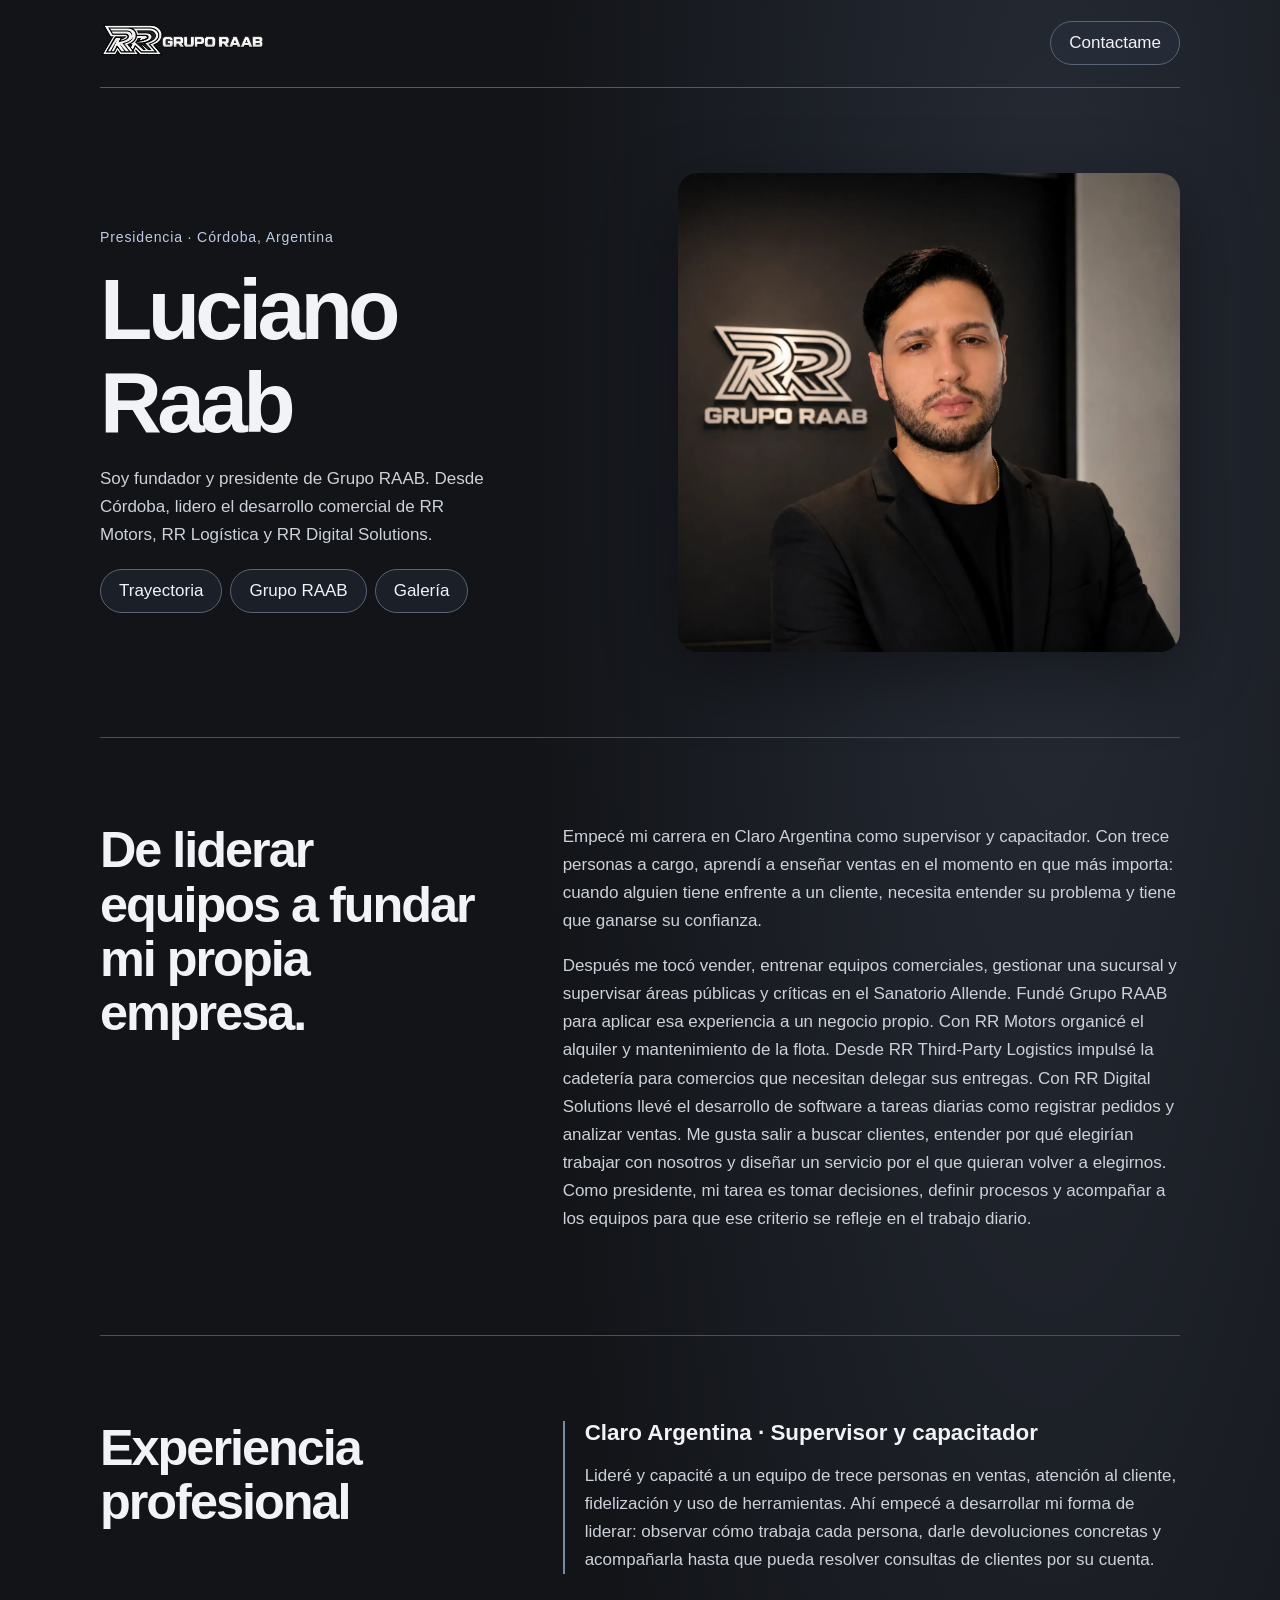
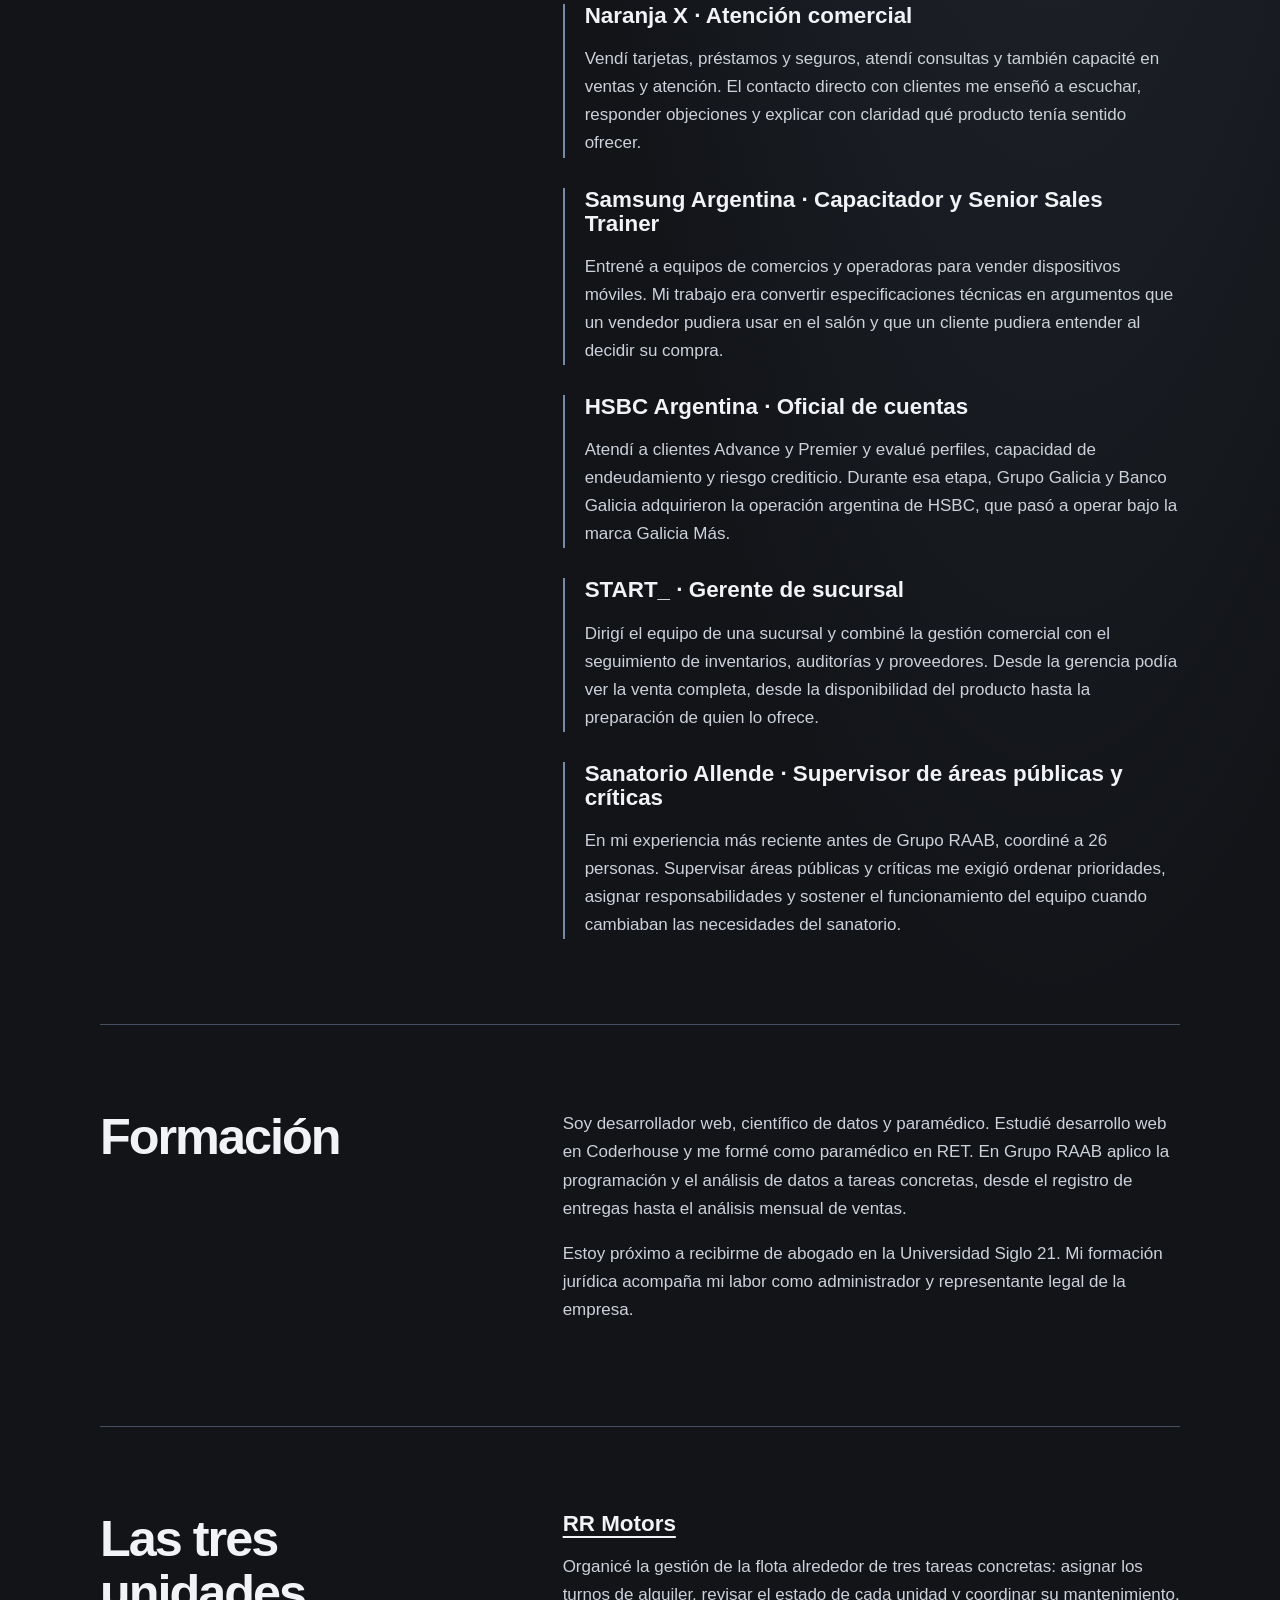
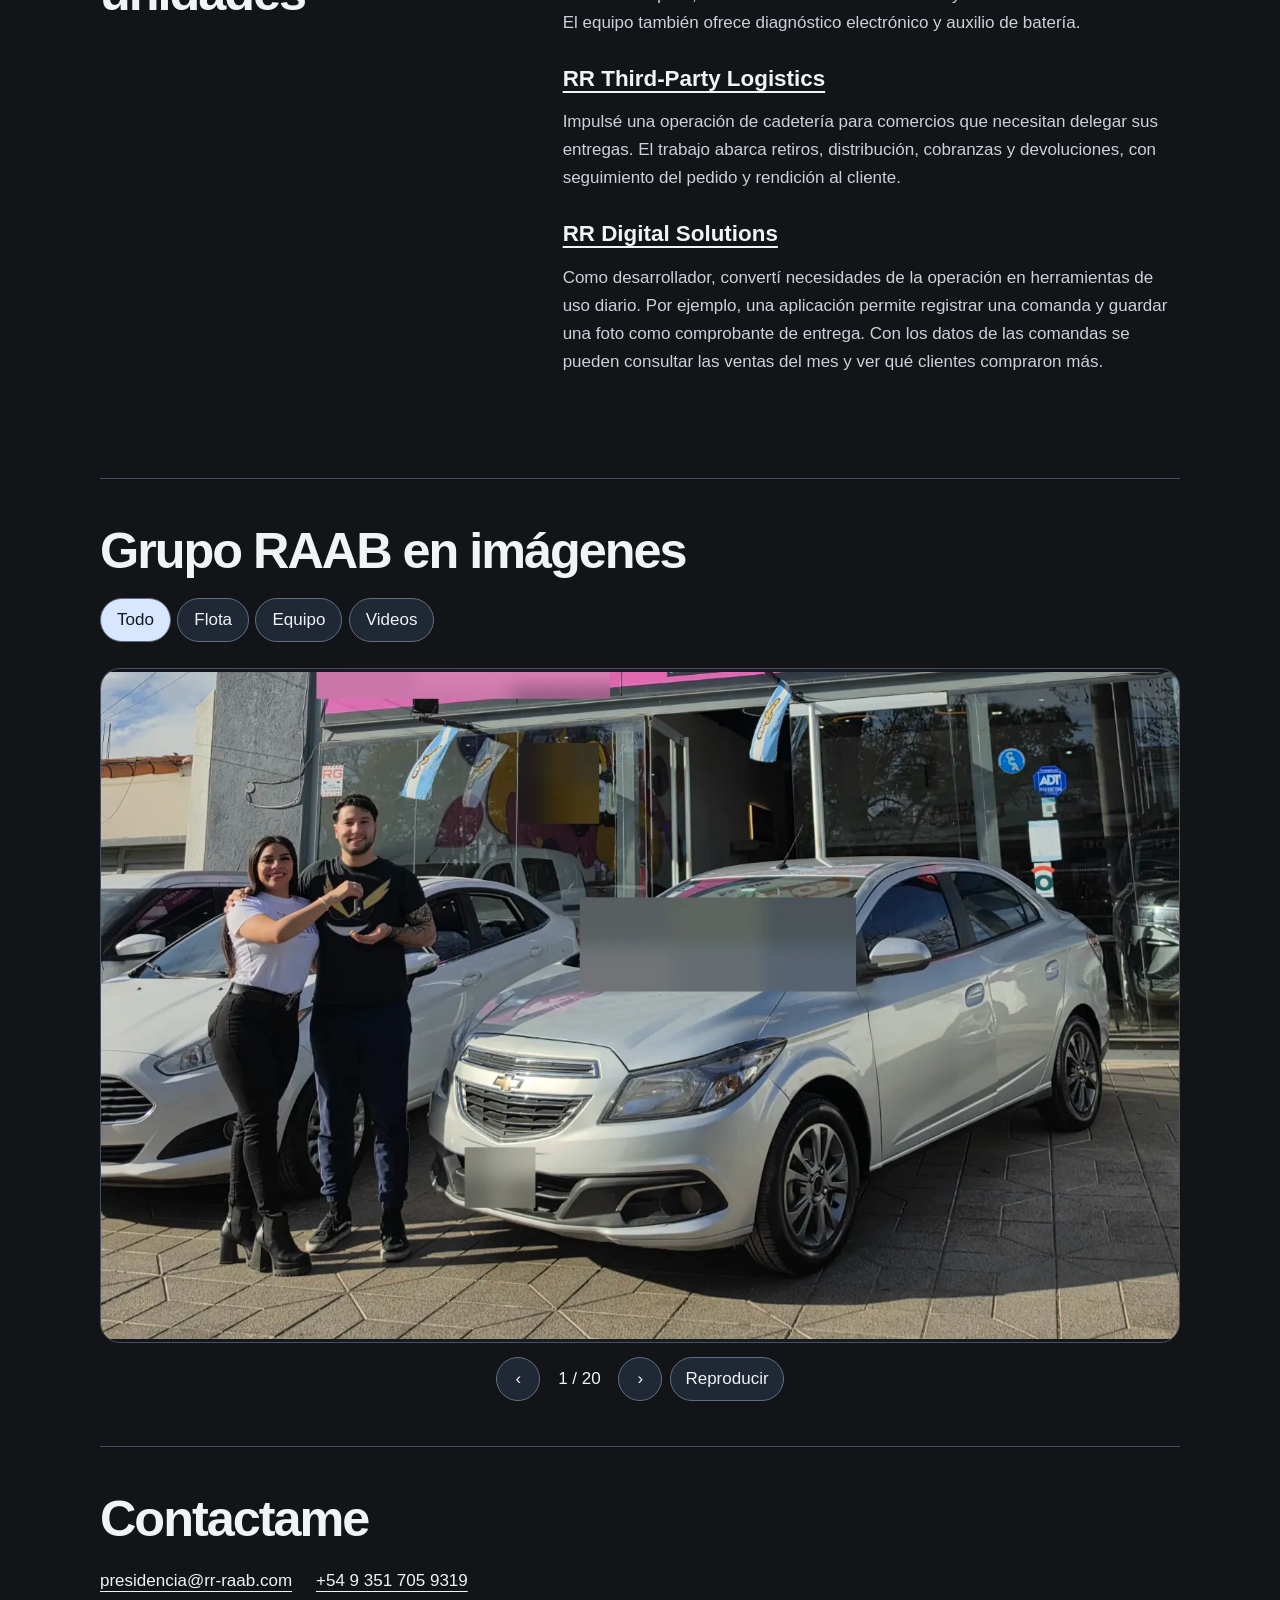
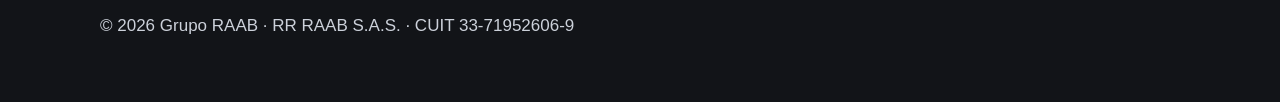
<file: luciano-raab/index.html>
<!doctype html>
<html lang="es-AR">
<head>
<meta charset="utf-8"><meta name="viewport" content="width=device-width, initial-scale=1">
<title>Luciano Raab | Fundador y presidente de Grupo RAAB</title>
<meta name="description" content="Trayectoria de Luciano Raab, fundador de Grupo RAAB en Córdoba. Conocé su trabajo en RR Motors, logística tercerizada y desarrollo de sistemas.">
<link rel="canonical" href="https://rr-raab.com/luciano-raab/">
<link rel="icon" href="../assets/favicon.svg"><link rel="stylesheet" href="perfil.css">
<meta property="og:type" content="profile"><meta property="og:title" content="Luciano Raab | Presidencia de Grupo RAAB"><meta property="og:description" content="Trayectoria, proyectos y contacto institucional en Córdoba, Argentina."><meta property="og:url" content="https://rr-raab.com/luciano-raab/"><meta property="og:image" content="https://rr-raab.com/luciano-raab/luciano-raab-presidente.webp">
<script type="application/ld+json">{"@context":"https://schema.org","@type":"ProfilePage","url":"https://rr-raab.com/luciano-raab/","mainEntity":{"@type":"Person","@id":"https://rr-raab.com/luciano-raab/#luciano","name":"Luciano Raab","jobTitle":"Presidente","image":"https://rr-raab.com/luciano-raab/luciano-raab-presidente.webp","worksFor":{"@type":"Organization","name":"Grupo RAAB","legalName":"RR RAAB S.A.S.","url":"https://rr-raab.com/"}}}</script>
<script>
  if (new URLSearchParams(location.search).get('intro') === 'lr' &&
      !matchMedia('(prefers-reduced-motion: reduce)').matches) {
    document.documentElement.classList.add('show-profile-intro');
  }
</script>
</head>
<body>
<div class="profile-intro" aria-hidden="true">
  <div class="profile-intro-logo">
    <span class="profile-intro-mark"></span>
    <span class="profile-intro-name"></span>
  </div>
</div>
<header><a href="../"><img src="../assets/grupo-raab-logo.png" alt="Grupo RAAB, volver al inicio"></a><a href="#contacto">Contactame</a></header>
<main><section class="hero"><div><p class="label">Presidencia · Córdoba, Argentina</p><h1>Luciano Raab</h1><p class="lead">Soy fundador y presidente de Grupo RAAB. Desde Córdoba, lidero el desarrollo comercial de RR Motors, RR Logística y RR Digital Solutions.</p><nav class="profile-jumps" aria-label="En esta página"><a href="#trayectoria">Trayectoria</a><a href="#unidades">Grupo RAAB</a><a href="#galeria">Galería</a></nav></div><img class="portrait" src="luciano-raab-presidente.webp" width="1400" height="1338" fetchpriority="high" alt="Luciano Raab, presidente de Grupo RAAB, junto al emblema de la empresa"></section>
<section class="chapter" id="trayectoria"><h2>De liderar equipos a fundar mi propia empresa.</h2><div>
<p>Empecé mi carrera en Claro Argentina como supervisor y capacitador. Con trece personas a cargo, aprendí a enseñar ventas en el momento en que más importa: cuando alguien tiene enfrente a un cliente, necesita entender su problema y tiene que ganarse su confianza.</p>
<p>Después me tocó vender, entrenar equipos comerciales, gestionar una sucursal y supervisar áreas públicas y críticas en el Sanatorio Allende. Fundé Grupo RAAB para aplicar esa experiencia a un negocio propio. Con RR Motors organicé el alquiler y mantenimiento de la flota. Desde RR Third-Party Logistics impulsé la cadetería para comercios que necesitan delegar sus entregas. Con RR Digital Solutions llevé el desarrollo de software a tareas diarias como registrar pedidos y analizar ventas. Me gusta salir a buscar clientes, entender por qué elegirían trabajar con nosotros y diseñar un servicio por el que quieran volver a elegirnos. Como presidente, mi tarea es tomar decisiones, definir procesos y acompañar a los equipos para que ese criterio se refleje en el trabajo diario.</p>
</div></section>
<section class="chapter"><h2>Experiencia profesional</h2><div class="career">
<article><h3>Claro Argentina · Supervisor y capacitador</h3><p>Lideré y capacité a un equipo de trece personas en ventas, atención al cliente, fidelización y uso de herramientas. Ahí empecé a desarrollar mi forma de liderar: observar cómo trabaja cada persona, darle devoluciones concretas y acompañarla hasta que pueda resolver consultas de clientes por su cuenta.</p></article>
<article><h3>Naranja X · Atención comercial</h3><p>Vendí tarjetas, préstamos y seguros, atendí consultas y también capacité en ventas y atención. El contacto directo con clientes me enseñó a escuchar, responder objeciones y explicar con claridad qué producto tenía sentido ofrecer.</p></article>
<article><h3>Samsung Argentina · Capacitador y Senior Sales Trainer</h3><p>Entrené a equipos de comercios y operadoras para vender dispositivos móviles. Mi trabajo era convertir especificaciones técnicas en argumentos que un vendedor pudiera usar en el salón y que un cliente pudiera entender al decidir su compra.</p></article>
<article><h3>HSBC Argentina · Oficial de cuentas</h3><p>Atendí a clientes Advance y Premier y evalué perfiles, capacidad de endeudamiento y riesgo crediticio. Durante esa etapa, Grupo Galicia y Banco Galicia adquirieron la operación argentina de HSBC, que pasó a operar bajo la marca Galicia Más.</p></article>
<article><h3>START_ · Gerente de sucursal</h3><p>Dirigí el equipo de una sucursal y combiné la gestión comercial con el seguimiento de inventarios, auditorías y proveedores. Desde la gerencia podía ver la venta completa, desde la disponibilidad del producto hasta la preparación de quien lo ofrece.</p></article>
<article><h3>Sanatorio Allende · Supervisor de áreas públicas y críticas</h3><p>En mi experiencia más reciente antes de Grupo RAAB, coordiné a 26 personas. Supervisar áreas públicas y críticas me exigió ordenar prioridades, asignar responsabilidades y sostener el funcionamiento del equipo cuando cambiaban las necesidades del sanatorio.</p></article>
</div></section>
<section class="chapter"><h2>Formación</h2><div><p>Soy desarrollador web, científico de datos y paramédico. Estudié desarrollo web en Coderhouse y me formé como paramédico en RET. En Grupo RAAB aplico la programación y el análisis de datos a tareas concretas, desde el registro de entregas hasta el análisis mensual de ventas.</p><p>Estoy próximo a recibirme de abogado en la Universidad Siglo 21. Mi formación jurídica acompaña mi labor como administrador y representante legal de la empresa.</p></div></section>
<section class="chapter" id="unidades"><h2>Las tres unidades</h2><div><article><h3><a href="../motors/">RR Motors</a></h3><p>Organicé la gestión de la flota alrededor de tres tareas concretas: asignar los turnos de alquiler, revisar el estado de cada unidad y coordinar su mantenimiento. El equipo también ofrece diagnóstico electrónico y auxilio de batería.</p></article><article><h3><a href="../logistica/">RR Third-Party Logistics</a></h3><p>Impulsé una operación de cadetería para comercios que necesitan delegar sus entregas. El trabajo abarca retiros, distribución, cobranzas y devoluciones, con seguimiento del pedido y rendición al cliente.</p></article><article><h3><a href="../digital/">RR Digital Solutions</a></h3><p>Como desarrollador, convertí necesidades de la operación en herramientas de uso diario. Por ejemplo, una aplicación permite registrar una comanda y guardar una foto como comprobante de entrega. Con los datos de las comandas se pueden consultar las ventas del mes y ver qué clientes compraron más.</p></article></div></section>
<section class="media" id="galeria" aria-labelledby="galeria-titulo">
<h2 id="galeria-titulo">Grupo RAAB en imágenes</h2>
<div class="gallery-filters" role="group" aria-label="Filtrar galería" hidden>
  <button type="button" data-filter="all" aria-pressed="true">Todo</button>
  <button type="button" data-filter="flota" aria-pressed="false">Flota</button>
  <button type="button" data-filter="equipo" aria-pressed="false">Equipo</button>
  <button type="button" data-filter="videos" aria-pressed="false">Videos</button>
</div>
<div class="gallery" id="galeria-fotos">
  <img data-category="flota" src="chevrolet-easyauto.webp" alt="Luciano Raab recibe las llaves junto a un Chevrolet plateado frente a una concesionaria" loading="lazy" decoding="async">
  <img data-category="flota" src="flota-nocturna.webp" alt="Vista panorámica de la flota de RR Motors de noche" loading="lazy" decoding="async">
  <img data-category="flota" src="fiat-cronos.webp" alt="Luciano Raab y un acompañante entre dos Fiat Cronos con las luces encendidas" loading="lazy" decoding="async">
  <img data-category="flota" src="chevrolet-blanco.webp" alt="Luciano Raab junto a un Chevrolet blanco frente a una concesionaria" loading="lazy" decoding="async">
  <img data-category="equipo" src="indumentaria-rr.webp" alt="Luciano Raab y un compañero muestran sus remeras con el logo RR" loading="lazy" decoding="async">
  <img data-category="equipo" src="encuentro-rr.webp" alt="Luciano Raab en un retrato grupal bajo techo" loading="lazy" decoding="async">
  <img data-category="flota" src="luciano-raab-flota.webp" alt="Luciano Raab junto a un vehículo con la indumentaria de Grupo RAAB" loading="lazy" decoding="async">
  <img data-category="flota" src="luciano-raab-operaciones.webp" alt="Luciano Raab trabajando sobre el parabrisas de un vehículo" loading="lazy" decoding="async">
  <img data-category="flota" src="equipo-easyauto.webp" alt="Integrantes de Grupo RAAB junto a un Fiat frente a una concesionaria" loading="lazy" decoding="async">
  <img data-category="flota" src="luciano-nissan-versa.webp" alt="Luciano Raab sentado sobre el capó de un Nissan Versa blanco" loading="lazy" decoding="async">
  <img data-category="equipo" src="galeria-705687.webp" alt="Integrante de Grupo RAAB durante una charla" loading="lazy" decoding="async">
  <img data-category="equipo" src="galeria-705656.webp" alt="Integrantes de Grupo RAAB en una presentación" loading="lazy" decoding="async">
  <img data-category="flota" src="galeria-695919.webp" alt="Equipo de RR Motors revisando el motor de un Fiat" loading="lazy" decoding="async">
  <img data-category="flota" src="galeria-690803.webp" alt="Integrante de Grupo RAAB junto a un Fiat" loading="lazy" decoding="async">
  <img data-category="equipo" src="galeria-669334.webp" alt="Encuentro del equipo de Grupo RAAB" loading="lazy" decoding="async">
  <img data-category="flota" src="galeria-595777.webp" alt="Revisión de una rueda de la flota" loading="lazy" decoding="async">
  <img data-category="flota" src="galeria-376378.webp" alt="Entrega de llaves junto a un Fiat" loading="lazy" decoding="async">
  <video data-category="videos" poster="galeria-690801-poster.webp" src="galeria-690801.mp4" aria-label="Video de Grupo RAAB 1" controls playsinline preload="none"></video>
  <video data-category="videos" poster="galeria-610515-poster.webp" src="galeria-610515.mp4" aria-label="Video de Grupo RAAB 2" controls playsinline preload="none"></video>
  <video data-category="videos" poster="galeria-721873-poster.webp" src="galeria-721873.mp4" aria-label="Video de Grupo RAAB 3" controls playsinline preload="none"></video>
</div>
<div class="gallery-controls" hidden>
  <button type="button" aria-controls="galeria-fotos" data-step="-1" aria-label="Elemento anterior">‹</button>
  <span class="gallery-count" aria-label="Posición en la galería"></span>
  <button type="button" aria-controls="galeria-fotos" data-step="1" aria-label="Elemento siguiente">›</button>
  <button type="button" class="gallery-play" aria-controls="galeria-fotos">Reproducir</button>
</div>
</section>
<footer id="contacto"><h2>Contactame</h2><a href="mailto:presidencia@rr-raab.com">presidencia@rr-raab.com</a><a href="tel:+5493517059319">+54 9 351 705 9319</a><p class="footer-legal">© 2026 Grupo RAAB · RR RAAB S.A.S. · CUIT 33-71952606-9</p>
</footer></main><script src="galeria.js" defer></script></body></html>
</file>
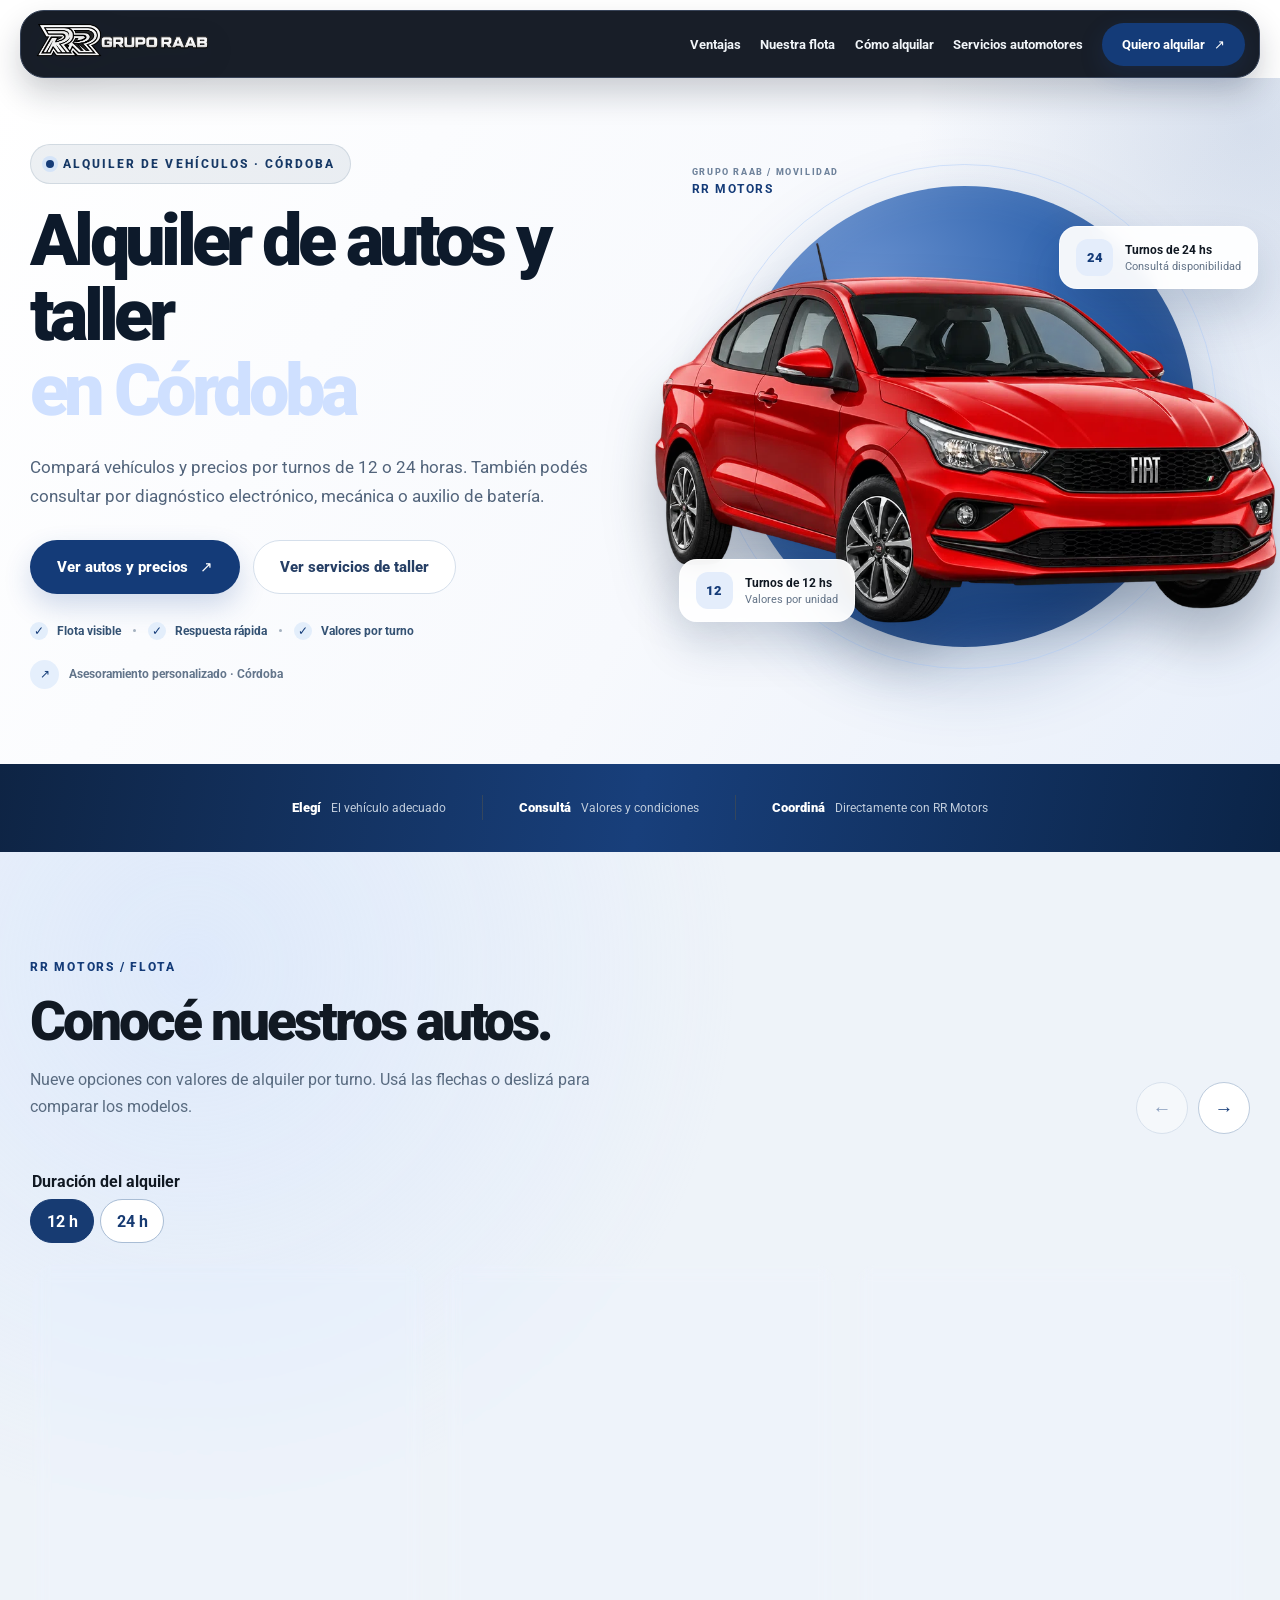
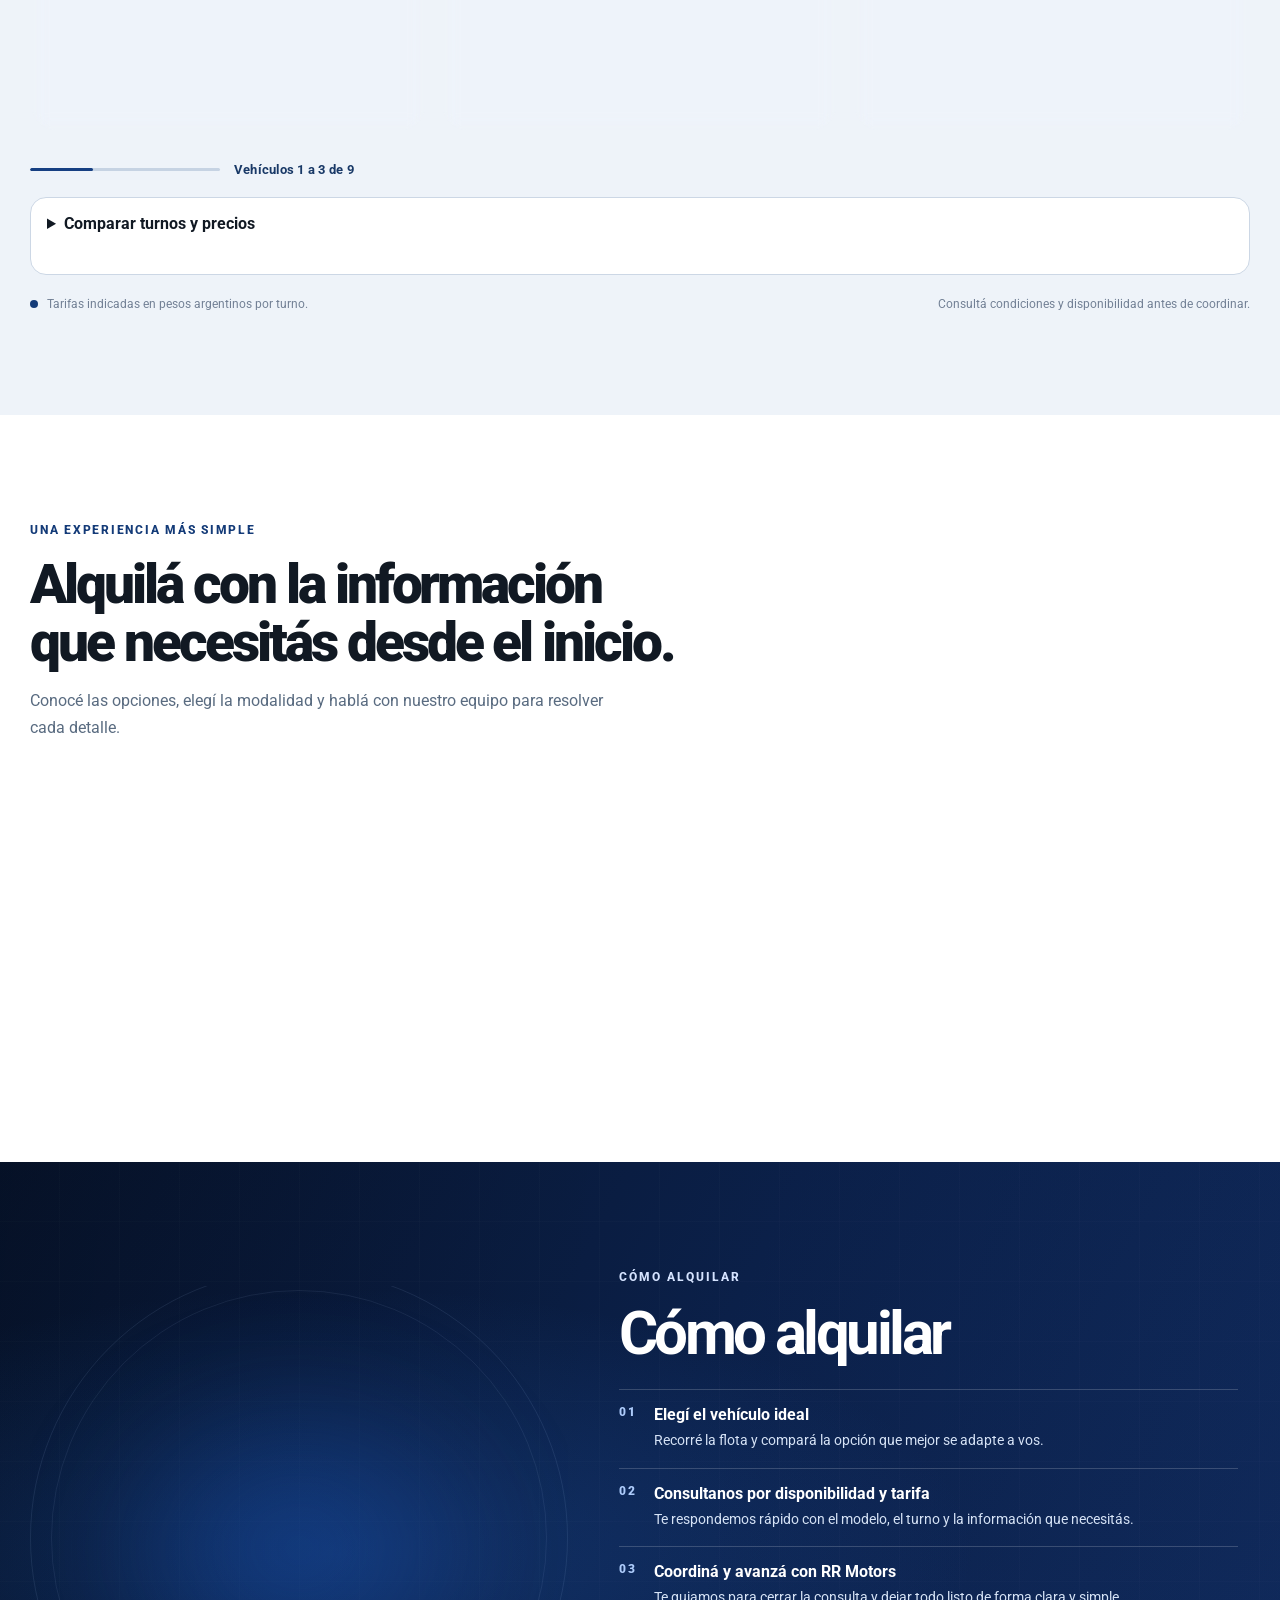
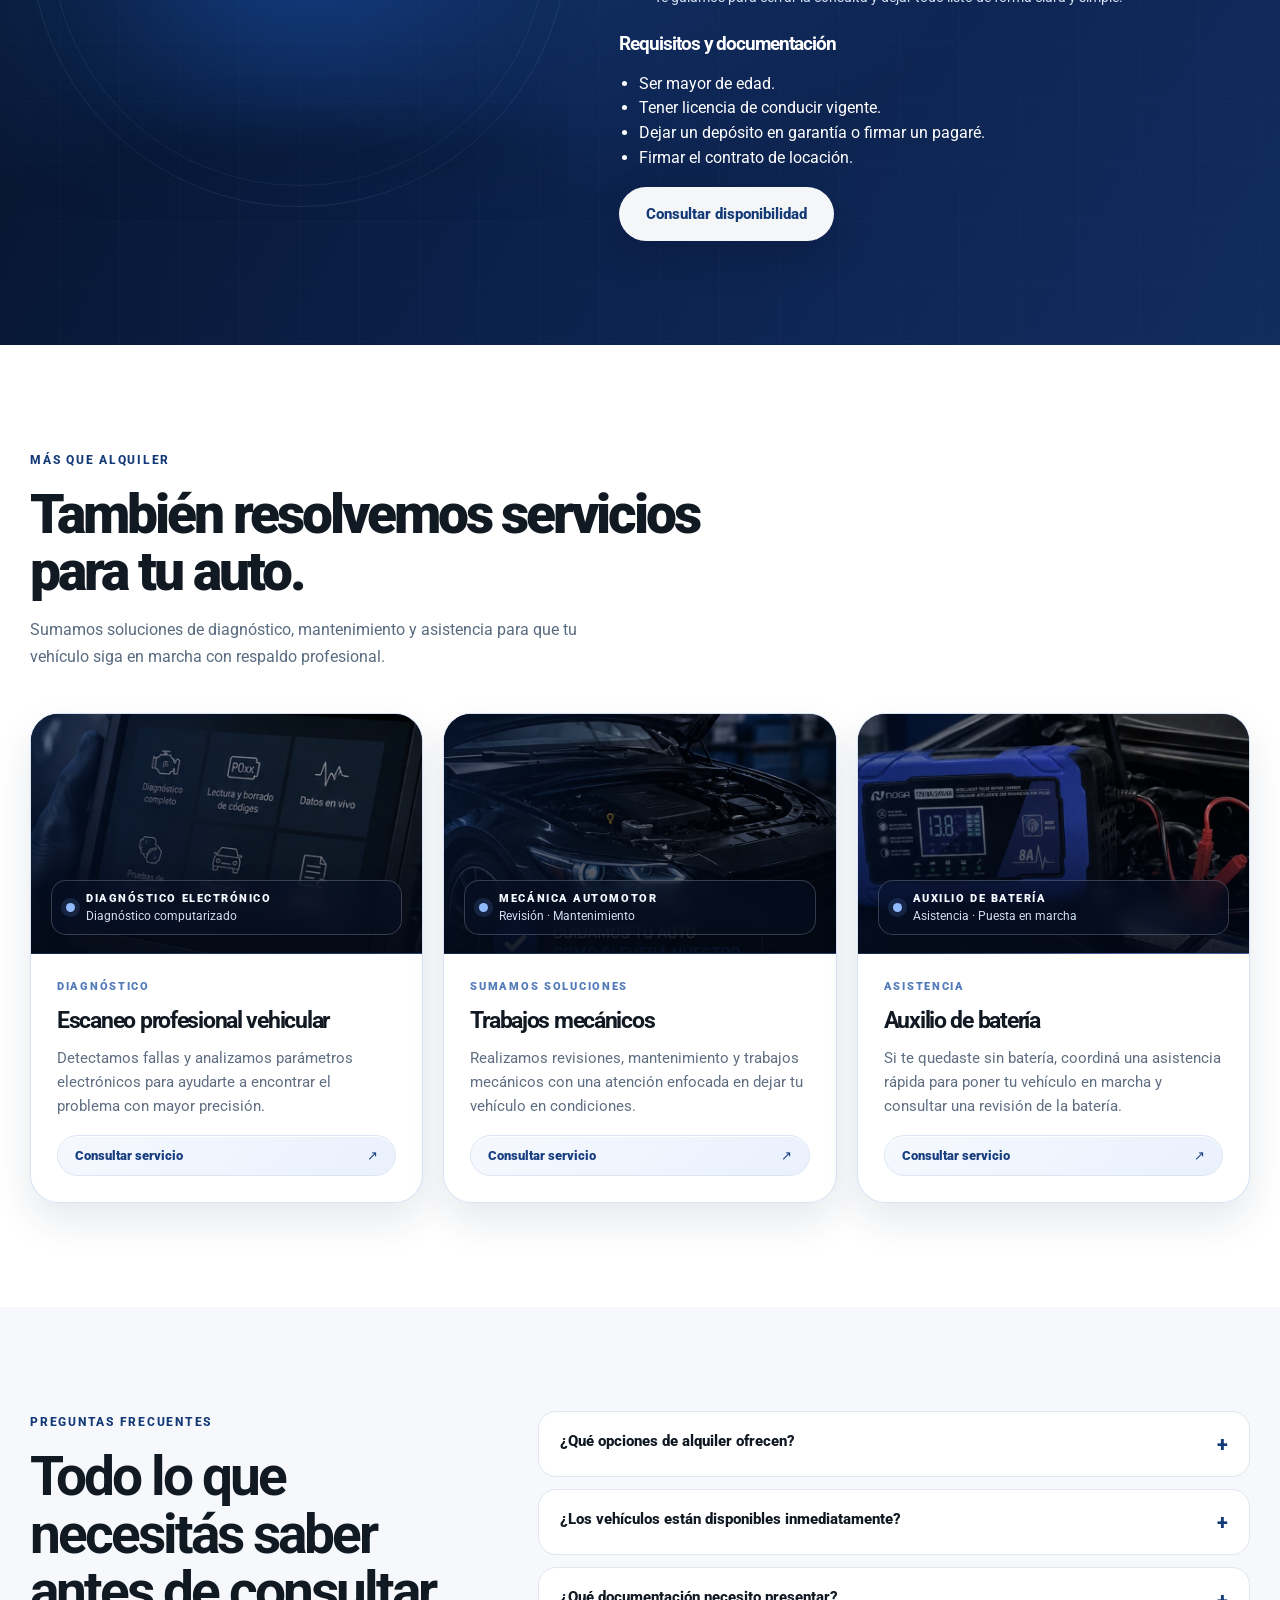
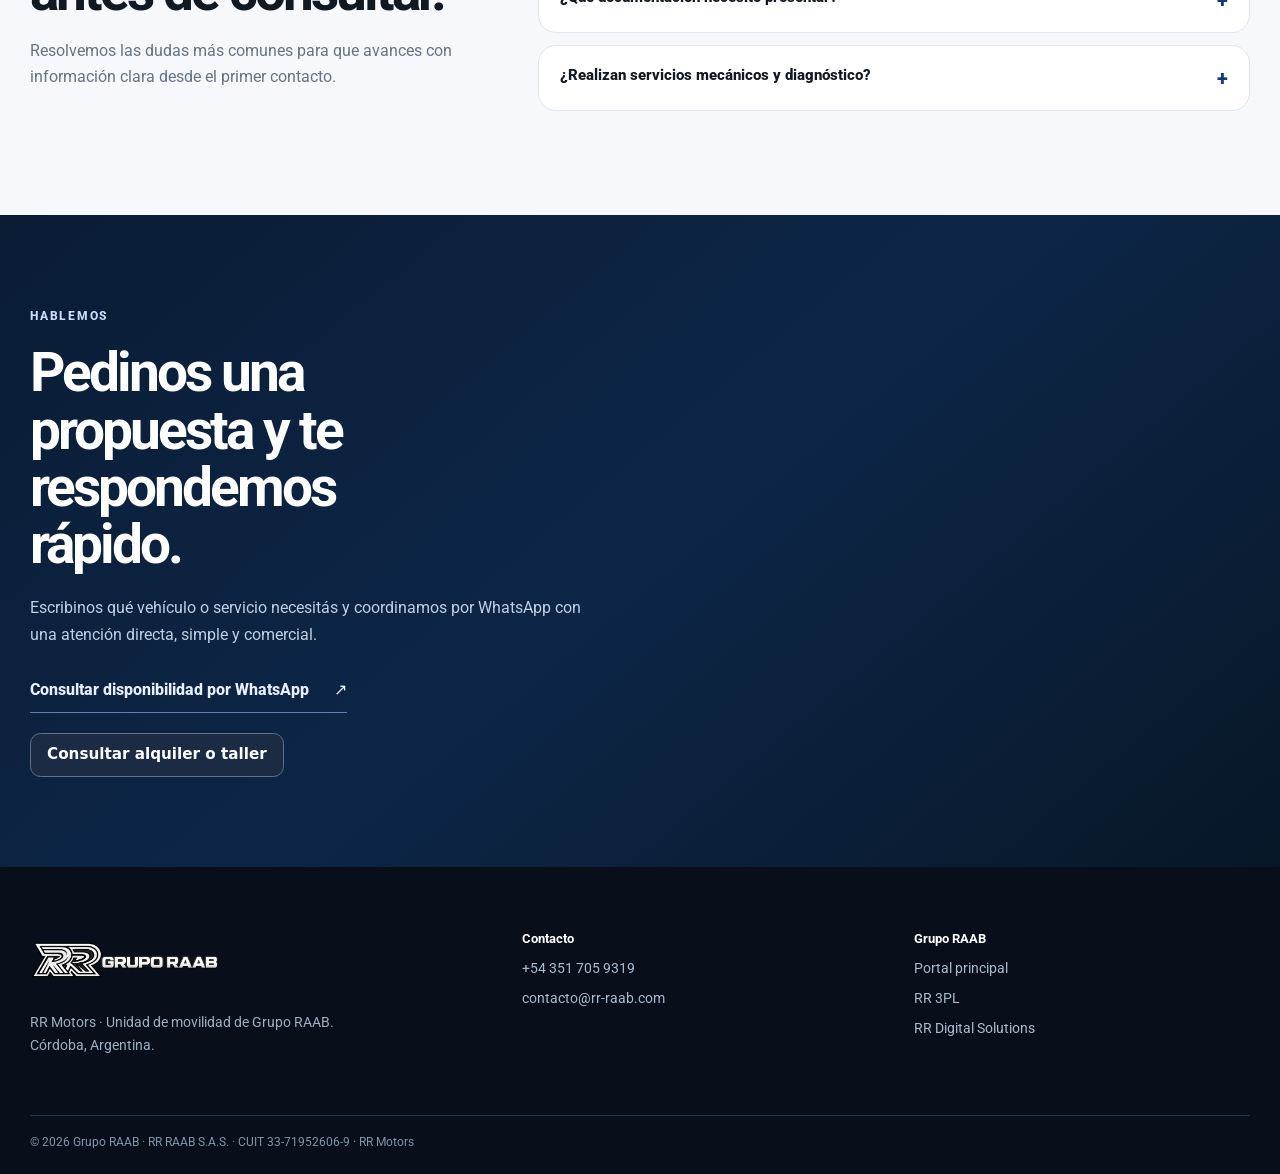
<file: motors/index.html>
<!doctype html>
<html lang="es-AR">
<head>
<meta charset="utf-8"><meta name="viewport" content="width=device-width, initial-scale=1">
<meta name="theme-color" content="#ffffff">
<title>RR Motors | Alquiler de vehículos y servicios automotores en Córdoba</title>
<meta name="description" content="Alquilá autos por 12 o 24 horas en Córdoba con RR Motors. Compará la flota y los precios, consultá disponibilidad o pedí diagnóstico y servicios de taller.">
<meta name="robots" content="index,follow,max-image-preview:large">
<link rel="canonical" href="https://rr-raab.com/motors/">
<link rel="icon" href="../assets/favicon.svg" type="image/svg+xml">
<link rel="preconnect" href="https://fonts.googleapis.com"><link rel="preconnect" href="https://fonts.gstatic.com" crossorigin>
<link href="https://fonts.googleapis.com/css2?family=Roboto:wght@400;500;600;700;800;900&display=swap" rel="stylesheet">
<link rel="stylesheet" href="motors.css">
<meta property="og:type" content="website"><meta property="og:locale" content="es_AR">
<meta property="og:site_name" content="RR Motors - Grupo RAAB"><meta property="og:title" content="RR Motors | Alquiler de vehículos en Córdoba">
<meta property="og:description" content="Alquilá autos por 12 o 24 horas en Córdoba con RR Motors. Compará la flota y los precios, consultá disponibilidad o pedí diagnóstico y servicios de taller.">
<meta property="og:url" content="https://rr-raab.com/motors/"><meta property="og:image" content="https://rr-raab.com/assets/rr-motors-transparent.png">
<script type="application/ld+json">{"@context":"https://schema.org","@type":"AutoRental","name":"RR Motors - Grupo RAAB","url":"https://rr-raab.com/motors/","telephone":"+54 9 351 705 9319","areaServed":{"@type":"City","name":"Córdoba"},"description":"Alquiler de vehículos por 12 o 24 horas y servicios automotores de diagnóstico, mecánica y auxilio de batería.","parentOrganization":{"@id":"https://rr-raab.com/#organizacion"},"@id":"https://rr-raab.com/motors/#empresa"}</script>
  <link rel="stylesheet" href="../consultation-dialog.css">
  <script src="../consultation-submit.js" defer></script>
  <script src="../consultation-dialog.js" defer></script>
  <script src="../floating-menu.js" defer></script>
</head>
<body>
<header class="site-header" id="inicio"><div class="container header-inner">
  <a class="brand" href="../" aria-label="Grupo RAAB, volver al portal"><img src="../assets/grupo-raab-logo.png" alt="Grupo RAAB" width="176" height="56"></a>
  <button class="menu-toggle" data-floating-menu type="button" aria-label="Abrir menú" aria-controls="primary-nav" aria-expanded="false"><span></span><span></span><span></span></button>
  <nav id="primary-nav" class="primary-nav" aria-label="Navegación principal"><a href="#beneficios">Ventajas</a><a href="#flota">Nuestra flota</a><a href="#funcionamiento">Cómo alquilar</a><a href="#servicios">Servicios automotores</a><a class="nav-cta" href="#contacto">Quiero alquilar <span aria-hidden="true">↗</span></a></nav>
</div></header>

<main>
  <section class="hero">
    <div class="hero-light"></div><div class="container hero-grid">
      <div class="hero-content">
        <div class="eyebrow"><span class="accent-point"></span> ALQUILER DE VEHÍCULOS · CÓRDOBA</div>
        <h1>Alquiler de autos y taller<br><em>en Córdoba</em></h1>
        <p>Compará vehículos y precios por turnos de 12 o 24 horas. También podés consultar por diagnóstico electrónico, mecánica o auxilio de batería.</p>
        <div class="hero-actions"><a href="#flota" class="btn btn-primary">Ver autos y precios <span aria-hidden="true">↗</span></a><a href="#servicios" class="btn btn-ghost">Ver servicios de taller</a></div>
        <div class="hero-social"><span class="dot-check">✓</span> Flota visible <span class="hero-sep"></span><span class="dot-check">✓</span> Respuesta rápida <span class="hero-sep"></span><span class="dot-check">✓</span> Valores por turno</div>
        <div class="hero-quotes"><span class="quote-icon">↗</span><span>Asesoramiento personalizado · Córdoba</span></div>
      </div>
      <div class="hero-art" aria-label="Vehículos de RR Motors"><div class="hero-circle"></div><div class="hero-art-label"><small>GRUPO RAAB / MOVILIDAD</small><strong>RR MOTORS</strong></div><img class="hero-car" src="assets/cronos.webp" alt="Fiat Cronos rojo de RR Motors" fetchpriority="high" width="1000" height="750"><div class="float-card float-card-one"><span class="small-icon">12</span><div><strong>Turnos de 12 hs</strong><small>Valores por unidad</small></div></div><div class="float-card float-card-two"><span class="small-icon">24</span><div><strong>Turnos de 24 hs</strong><small>Consultá disponibilidad</small></div></div></div>
    </div>
  </section>

  <div class="feature-band"><div class="container feature-band-inner"><div><b>Elegí</b><span>El vehículo adecuado</span></div><i aria-hidden="true"></i><div><b>Consultá</b><span>Valores y condiciones</span></div><i aria-hidden="true"></i><div><b>Coordiná</b><span>Directamente con RR Motors</span></div></div></div>

  <section class="section fleet-section" id="flota"><div class="container">
    <div class="fleet-title-row"><div class="section-header fleet-header"><div class="eyebrow dark">RR MOTORS / FLOTA</div><h2>Conocé nuestros autos.</h2><p>Nueve opciones con valores de alquiler por turno. Usá las flechas o deslizá para comparar los modelos.</p></div><div class="carousel-controls"><button class="slide-arrow" type="button" id="prev" aria-label="Vehículo anterior">←</button><button class="slide-arrow" type="button" id="next" aria-label="Vehículo siguiente">→</button></div></div>
    <fieldset class="fleet-turns" hidden><legend>Duración del alquiler</legend><label><input type="radio" name="fleet-turn" value="12 horas" checked><span>12 h</span></label><label><input type="radio" name="fleet-turn" value="24 horas"><span>24 h</span></label></fieldset>
    <div class="vehicle-track" id="vehicleTrack" aria-label="Carrusel de nueve vehículos">
      <article class="vehicle-card" id="auto-1" data-car="Volkswagen Gol Power" tabindex="0" aria-label="Volkswagen Gol Power, alquiler de 12 y 24 horas">
    <div class="vehicle-image"><span class="body-label">Compacto</span><img src="assets/gol.webp" alt="Volkswagen Gol Power color blanco" loading="lazy" width="1000" height="750"></div>
    <div class="vehicle-body"><div class="vehicle-heading"><h3>Volkswagen Gol Power</h3><span>Blanco</span></div>
      <div class="rates"><div class="rate" data-turn="12 horas" data-prices="45000"><small>12 HORAS</small><strong>$45.000</strong><span>Lunes a domingo</span></div><div class="rate" data-turn="24 horas" data-prices="70000,75000"><small>24 HORAS</small><dl><div><dt>Lunes a jueves</dt><dd>$70.000</dd></div><div><dt>Viernes a domingo</dt><dd>$75.000</dd></div></dl></div></div>
      <button type="button" class="vehicle-cta" data-ask="Volkswagen Gol Power">Consultar por este auto <span aria-hidden="true">↗</span></button>
    </div>
  </article>
<article class="vehicle-card" id="auto-2" data-car="Fiat Idea" tabindex="0" aria-label="Fiat Idea, alquiler de 12 y 24 horas">
    <div class="vehicle-image"><span class="body-label">Espacioso</span><img src="assets/idea.webp" alt="Fiat Idea color verde oscuro" loading="lazy" width="1000" height="750"></div>
    <div class="vehicle-body"><div class="vehicle-heading"><h3>Fiat Idea</h3><span>Verde oscuro</span></div>
      <div class="rates"><div class="rate" data-turn="12 horas" data-prices="50000"><small>12 HORAS</small><strong>$50.000</strong><span>Lunes a domingo</span></div><div class="rate" data-turn="24 horas" data-prices="75000,80000"><small>24 HORAS</small><dl><div><dt>Lunes a jueves</dt><dd>$75.000</dd></div><div><dt>Viernes a domingo</dt><dd>$80.000</dd></div></dl></div></div>
      <button type="button" class="vehicle-cta" data-ask="Fiat Idea">Consultar por este auto <span aria-hidden="true">↗</span></button>
    </div>
  </article>
<article class="vehicle-card" id="auto-3" data-car="Fiat Palio Fire" tabindex="0" aria-label="Fiat Palio Fire, alquiler de 12 y 24 horas">
    <div class="vehicle-image"><span class="body-label">Versátil</span><img src="assets/palio.webp" alt="Fiat Palio Fire color verde oscuro" loading="lazy" width="1000" height="750"></div>
    <div class="vehicle-body"><div class="vehicle-heading"><h3>Fiat Palio Fire</h3><span>Verde oscuro</span></div>
      <div class="rates"><div class="rate" data-turn="12 horas" data-prices="50000"><small>12 HORAS</small><strong>$50.000</strong><span>Lunes a domingo</span></div><div class="rate" data-turn="24 horas" data-prices="75000,80000"><small>24 HORAS</small><dl><div><dt>Lunes a jueves</dt><dd>$75.000</dd></div><div><dt>Viernes a domingo</dt><dd>$80.000</dd></div></dl></div></div>
      <button type="button" class="vehicle-cta" data-ask="Fiat Palio Fire">Consultar por este auto <span aria-hidden="true">↗</span></button>
    </div>
  </article>
<article class="vehicle-card" id="auto-4" data-car="Chevrolet Prisma Joy" tabindex="0" aria-label="Chevrolet Prisma Joy, alquiler de 12 y 24 horas">
    <div class="vehicle-image"><span class="body-label">Sedán</span><img src="assets/prisma-joy.webp" alt="Chevrolet Prisma Joy color gris" loading="lazy" width="1000" height="750"></div>
    <div class="vehicle-body"><div class="vehicle-heading"><h3>Chevrolet Prisma Joy</h3><span>Gris</span></div>
      <div class="rates"><div class="rate" data-turn="12 horas" data-prices="60000"><small>12 HORAS</small><strong>$60.000</strong><span>Lunes a domingo</span></div><div class="rate" data-turn="24 horas" data-prices=""><small>24 HORAS</small><span>Consultar precio</span></div></div>
      <button type="button" class="vehicle-cta" data-ask="Chevrolet Prisma Joy">Consultar por este auto <span aria-hidden="true">↗</span></button>
    </div>
  </article>
<article class="vehicle-card" id="auto-5" data-car="Chevrolet Prisma LTZ" tabindex="0" aria-label="Chevrolet Prisma LTZ, alquiler de 12 y 24 horas">
    <div class="vehicle-image"><span class="body-label">Sedán</span><img src="assets/prisma-ltz.webp" alt="Chevrolet Prisma LTZ color gris" loading="lazy" width="1000" height="750"></div>
    <div class="vehicle-body"><div class="vehicle-heading"><h3>Chevrolet Prisma LTZ</h3><span>Gris</span></div>
      <div class="rates"><div class="rate" data-turn="12 horas" data-prices="55000,60000"><small>12 HORAS</small><dl><div><dt>Lunes a jueves</dt><dd>$55.000</dd></div><div><dt>Viernes a domingo</dt><dd>$60.000</dd></div></dl></div><div class="rate" data-turn="24 horas" data-prices=""><small>24 HORAS</small><span>Consultar precio</span></div></div>
      <button type="button" class="vehicle-cta" data-ask="Chevrolet Prisma LTZ">Consultar por este auto <span aria-hidden="true">↗</span></button>
    </div>
  </article>
<article class="vehicle-card" id="auto-6" data-car="Fiat Cronos" tabindex="0" aria-label="Fiat Cronos, alquiler de 12 y 24 horas">
    <div class="vehicle-image"><span class="body-label">Sedán</span><img src="assets/cronos.webp" alt="Fiat Cronos color rojo" loading="lazy" width="1000" height="750"></div>
    <div class="vehicle-body"><div class="vehicle-heading"><h3>Fiat Cronos</h3><span>Rojo</span></div>
      <div class="rates"><div class="rate" data-turn="12 horas" data-prices="60000"><small>12 HORAS</small><strong>$60.000</strong><span>Lunes a domingo</span></div><div class="rate" data-turn="24 horas" data-prices="90000,95000"><small>24 HORAS</small><dl><div><dt>Lunes a jueves</dt><dd>$90.000</dd></div><div><dt>Viernes a domingo</dt><dd>$95.000</dd></div></dl></div></div>
      <button type="button" class="vehicle-cta" data-ask="Fiat Cronos">Consultar por este auto <span aria-hidden="true">↗</span></button>
    </div>
  </article>
<article class="vehicle-card" id="auto-7" data-car="Fiat Siena" tabindex="0" aria-label="Fiat Siena, alquiler de 12 y 24 horas">
    <div class="vehicle-image"><span class="body-label">Sedán</span><img src="assets/siena.webp" alt="Fiat Siena color gris oscuro" loading="lazy" width="1000" height="750"></div>
    <div class="vehicle-body"><div class="vehicle-heading"><h3>Fiat Siena</h3><span>Gris oscuro</span></div>
      <div class="rates"><div class="rate" data-turn="12 horas" data-prices="55000"><small>12 HORAS</small><strong>$55.000</strong><span>Lunes a domingo</span></div><div class="rate" data-turn="24 horas" data-prices="75000,80000"><small>24 HORAS</small><dl><div><dt>Lunes a jueves</dt><dd>$75.000</dd></div><div><dt>Viernes a domingo</dt><dd>$80.000</dd></div></dl></div></div>
      <button type="button" class="vehicle-cta" data-ask="Fiat Siena">Consultar por este auto <span aria-hidden="true">↗</span></button>
    </div>
  </article>
<article class="vehicle-card" id="auto-8" data-car="Fiat Idea Adventure" tabindex="0" aria-label="Fiat Idea Adventure, alquiler de 12 y 24 horas">
    <div class="vehicle-image"><span class="body-label">Adventure</span><img src="assets/idea-adventure.webp" alt="Fiat Idea Adventure color gris claro" loading="lazy" width="1000" height="750"></div>
    <div class="vehicle-body"><div class="vehicle-heading"><h3>Fiat Idea Adventure</h3><span>Gris claro</span></div>
      <div class="rates"><div class="rate" data-turn="12 horas" data-prices="55000"><small>12 HORAS</small><strong>$55.000</strong><span>Lunes a domingo</span></div><div class="rate" data-turn="24 horas" data-prices=""><small>24 HORAS</small><span>Consultar precio</span></div></div>
      <button type="button" class="vehicle-cta" data-ask="Fiat Idea Adventure">Consultar por este auto <span aria-hidden="true">↗</span></button>
    </div>
  </article>
      <article class="vehicle-card" id="auto-9" data-car="Nissan Versa" tabindex="0" aria-label="Nissan Versa, alquiler de 12 y 24 horas">
        <div class="vehicle-image"><span class="body-label">Sedán</span><img src="assets/versa.webp" width="900" height="450" alt="Imagen de referencia de un Nissan Versa blanco" loading="lazy" decoding="async"></div>
        <div class="vehicle-body">
          <div class="vehicle-heading"><h3>Nissan Versa</h3><span>Blanco</span></div>
          <div class="rates"><div class="rate" data-turn="12 horas" data-prices="60000"><small>12 HORAS</small><strong>$60.000</strong><span>Lunes a domingo</span></div><div class="rate" data-turn="24 horas" data-prices="90000"><small>24 HORAS</small><strong>$90.000</strong><span>Lunes a domingo</span></div></div>
          <button type="button" class="vehicle-cta" data-ask="Nissan Versa">Consultar por este auto <span aria-hidden="true">↗</span></button>
        </div>
      </article>
    </div>
    <div class="carousel-status"><span class="carousel-status-line" aria-hidden="true"><i id="fleetProgress"></i></span><span id="fleetIndex" role="status" aria-atomic="true">Vehículo 1 de 9</span></div>
    <details class="fleet-compare" id="comparar">
      <summary>Comparar turnos y precios</summary>
      <table><caption>Tarifas por vehículo</caption>
        <thead><tr><th scope="col">Modelo</th><th scope="col">12 h</th><th scope="col">24 h</th></tr></thead>
        <tbody>
<tr><th scope="row"><a href="#auto-1">Volkswagen Gol Power</a></th><td>$45.000  Lunes a domingo</td><td>$70.000 / $75.000  Lun–Jue / Vie–Dom</td></tr>
<tr><th scope="row"><a href="#auto-2">Fiat Idea</a></th><td>$50.000  Lunes a domingo</td><td>$75.000 / $80.000  Lun–Jue / Vie–Dom</td></tr>
<tr><th scope="row"><a href="#auto-3">Fiat Palio Fire</a></th><td>$50.000  Lunes a domingo</td><td>$75.000 / $80.000  Lun–Jue / Vie–Dom</td></tr>
<tr><th scope="row"><a href="#auto-4">Chevrolet Prisma Joy</a></th><td>$60.000  Lunes a domingo</td><td>Consultar disponibilidad y precio</td></tr>
<tr><th scope="row"><a href="#auto-5">Chevrolet Prisma LTZ</a></th><td>$55.000 / $60.000  Lun–Jue / Vie–Dom</td><td>Consultar disponibilidad y precio</td></tr>
<tr><th scope="row"><a href="#auto-6">Fiat Cronos</a></th><td>$60.000  Lunes a domingo</td><td>$90.000 / $95.000  Lun–Jue / Vie–Dom</td></tr>
<tr><th scope="row"><a href="#auto-7">Fiat Siena</a></th><td>$55.000  Lunes a domingo</td><td>$75.000 / $80.000  Lun–Jue / Vie–Dom</td></tr>
<tr><th scope="row"><a href="#auto-8">Fiat Idea Adventure</a></th><td>$55.000  Lunes a domingo</td><td>Consultar disponibilidad y precio</td></tr>
<tr><th scope="row"><a href="#auto-9">Nissan Versa</a></th><td>$60.000  Lunes a domingo</td><td>$90.000  Lunes a domingo</td></tr>
        </tbody>
      </table>
    </details>
    <div class="fleet-notes"><span><span class="small-blue-dot"></span> Tarifas indicadas en pesos argentinos por turno.</span><span>Consultá condiciones y disponibilidad antes de coordinar.</span></div>
  </div></section>

  <section class="section benefits" id="beneficios"><div class="container">
    <div class="section-header"><div class="eyebrow dark">UNA EXPERIENCIA MÁS SIMPLE</div><h2>Alquilá con la información<br>que necesitás desde el inicio.</h2><p>Conocé las opciones, elegí la modalidad y hablá con nuestro equipo para resolver cada detalle.</p></div>
    <div class="benefit-grid">
      <article class="benefit-card"><div class="benefit-symbol"><svg viewBox="0 0 48 48" aria-hidden="true"><rect x="7" y="13" width="34" height="26" rx="6" fill="none" stroke="currentColor" stroke-width="2.5"/><path d="M7 21h34M16 7v12M32 7v12" fill="none" stroke="currentColor" stroke-width="2.5" stroke-linecap="round"/></svg></div><span class="benefit-index">01</span><h3>Modalidades flexibles</h3><p>Elegí alquileres de 12 o 24 horas, con valores detallados para cada vehículo.</p></article>
      <article class="benefit-card"><div class="benefit-symbol"><svg viewBox="0 0 48 48" aria-hidden="true"><path d="M10 30a14 14 0 1 1 5 7l-7 4 2-11Z" fill="none" stroke="currentColor" stroke-width="2.5" stroke-linejoin="round"/><path d="M18 24h12M18 30h8" stroke="currentColor" stroke-width="2.5" stroke-linecap="round"/></svg></div><span class="benefit-index">02</span><h3>Atención directa</h3><p>Consultás con personas que conocen la flota y pueden orientarte en la elección.</p></article>
      <article class="benefit-card"><div class="benefit-symbol"><svg viewBox="0 0 48 48" aria-hidden="true"><path d="M8 31h32l-4-13a5 5 0 0 0-5-4H17a5 5 0 0 0-5 4L8 31ZM9 31v8h7v-8m16 0v8h7v-8M9 25h30" fill="none" stroke="currentColor" stroke-width="2.5" stroke-linejoin="round"/><circle cx="16" cy="30" r="2" fill="currentColor"/><circle cx="32" cy="30" r="2" fill="currentColor"/></svg></div><span class="benefit-index">03</span><h3>Una flota para elegir</h3><p>Compactos, sedanes y alternativas más espaciosas, con fotos de referencia y tarifas visibles.</p></article>
    </div></div></section>

  <section class="section why-section" id="funcionamiento"><div class="container why-grid">
    <div class="why-image" aria-label="Fiat Cronos rojo visto de frente, RR Motors">
      <div class="why-circle" aria-hidden="true"></div>
      <span class="why-halo" aria-hidden="true"></span>
      <div class="cronos-stage">
        <img class="cronos-real" src="assets/cronos-frontal-real-v5.webp" alt="Fiat Cronos rojo, vista frontal" width="1031" height="720" loading="lazy" decoding="async">
        <span class="headlight headlight-left" aria-hidden="true"></span>
        <span class="headlight headlight-right" aria-hidden="true"></span>
      </div>
      
    </div>
    <div class="why-copy"><div class="eyebrow">CÓMO ALQUILAR</div><h2>Cómo alquilar</h2>
      <div class="steps-list"><div><span>01</span><div><strong>Elegí el vehículo ideal</strong><p>Recorré la flota y compará la opción que mejor se adapte a vos.</p></div></div><div><span>02</span><div><strong>Consultanos por disponibilidad y tarifa</strong><p>Te respondemos rápido con el modelo, el turno y la información que necesitás.</p></div></div><div><span>03</span><div><strong>Coordiná y avanzá con RR Motors</strong><p>Te guiamos para cerrar la consulta y dejar todo listo de forma clara y simple.</p></div></div></div>
      <div class="rental-requirements"><h3>Requisitos y documentación</h3><ul>
  <li>Ser mayor de edad.</li>
  <li>Tener licencia de conducir vigente.</li>
  <li>Dejar un depósito en garantía o firmar un pagaré.</li>
  <li>Firmar el contrato de locación.</li>
</ul></div><a href="#contacto" class="btn btn-white">Consultar disponibilidad</a>
    </div>
  </div></section>

  <section class="section services-section" id="servicios"><div class="container">
    <div class="section-header"><div class="eyebrow dark">MÁS QUE ALQUILER</div><h2>También resolvemos servicios para tu auto.</h2><p>Sumamos soluciones de diagnóstico, mantenimiento y asistencia para que tu vehículo siga en marcha con respaldo profesional.</p></div>
    <div class="service-grid"><article class="service-item"><div class="service-image service-visual-upgrade scanner-art"><img class="service-photo scanner-photo" src="assets/diagnostico-equipo.webp" loading="lazy" alt="Equipo profesional de diagnóstico conectado para lectura de fallas"><span class="visual-vignette"></span><div class="tech-label"><span class="tech-indicator"></span><span><b>DIAGNÓSTICO ELECTRÓNICO</b><small>Diagnóstico computarizado</small></span></div></div><div class="service-content"><span>DIAGNÓSTICO</span><h3>Escaneo profesional vehicular</h3><p>Detectamos fallas y analizamos parámetros electrónicos para ayudarte a encontrar el problema con mayor precisión.</p><a class="service-cta" href="#contacto" data-service="Escaneo profesional vehicular">Consultar servicio <span aria-hidden="true">↗</span></a></div></article>
    <article class="service-item"><div class="service-image service-visual-upgrade mechanic-art"><img class="service-photo mechanic-photo" src="assets/mecanica-motor.webp" loading="lazy" alt="Área del motor de un vehículo durante trabajos de taller"><span class="visual-vignette"></span><div class="tech-label"><span class="tech-indicator"></span><span><b>MECÁNICA AUTOMOTOR</b><small>Revisión · Mantenimiento</small></span></div></div><div class="service-content"><span>SUMAMOS SOLUCIONES</span><h3>Trabajos mecánicos</h3><p>Realizamos revisiones, mantenimiento y trabajos mecánicos con una atención enfocada en dejar tu vehículo en condiciones.</p><a class="service-cta" href="#contacto" data-service="Trabajos mecánicos">Consultar servicio <span aria-hidden="true">↗</span></a></div></article>
    <article class="service-item"><div class="service-image service-visual-upgrade battery-art"><img class="service-photo battery-photo" src="assets/auxilio-bateria.jpg" loading="lazy" alt="Cargador de batería azul conectado a los bornes de un vehículo con capó abierto"><span class="visual-vignette"></span><div class="tech-label"><span class="tech-indicator"></span><span><b>AUXILIO DE BATERÍA</b><small>Asistencia · Puesta en marcha</small></span></div></div><div class="service-content"><span>ASISTENCIA</span><h3>Auxilio de batería</h3><p>Si te quedaste sin batería, coordiná una asistencia rápida para poner tu vehículo en marcha y consultar una revisión de la batería.</p><a class="service-cta" href="#contacto" data-service="Auxilio de batería">Consultar servicio <span aria-hidden="true">↗</span></a></div></article></div>
  </div></section>

  <section class="faq-section section" id="preguntas"><div class="container faq-grid"><div><div class="eyebrow dark">PREGUNTAS FRECUENTES</div><h2>Todo lo que necesitás saber antes de consultar.</h2><p>Resolvemos las dudas más comunes para que avances con información clara desde el primer contacto.</p></div><div class="faq-list">
    <details><summary>¿Qué opciones de alquiler ofrecen?</summary><p>Podés consultar turnos de 12 o 24 horas. Los importes varían según el vehículo y, en algunos modelos, según el día.</p></details>
    <details><summary>¿Los vehículos están disponibles inmediatamente?</summary><p>La disponibilidad se confirma al momento de la consulta por WhatsApp.</p></details>
    <details><summary>¿Qué documentación necesito presentar?</summary><p>Te informamos los requisitos y condiciones aplicables al vehículo antes de coordinar el alquiler.</p></details>
    <details><summary>¿Realizan servicios mecánicos y diagnóstico?</summary><p>Sí. Podés consultar por escaneo profesional vehicular, trabajos mecánicos y auxilio de batería.</p></details>
  </div></div></section>

<section class="final-cta" id="contacto"><div class="container contact-shell">
    <div class="contact-copy"><div class="eyebrow">HABLEMOS</div><h2>Pedinos una propuesta y te respondemos rápido.</h2><p>Escribinos qué vehículo o servicio necesitás y coordinamos por WhatsApp con una atención directa, simple y comercial.</p><a href="https://wa.me/5493517059319?text=Hola%2C%20RR%20Motors.%20Quiero%20consultar%20disponibilidad%20de%20alquiler.%20Fecha%3A%20__.%20Turno%20%2812%20o%2024%20horas%29%3A%20__.%20Veh%C3%ADculo%3A%20__." class="contact-direct" target="_blank" rel="noopener noreferrer">Consultar disponibilidad por WhatsApp <span>↗</span></a></div>
    <a class="consultation-fallback consultation-open" href="https://wa.me/5493517059319?text=Hola%2C%20quiero%20consultar%20por%20alquiler%20o%20taller.">Consultar por alquiler o taller por WhatsApp</a>
    <form id="contactForm" data-dialog-title="Consultar alquiler o taller" class="contact-form" hidden method="post"><div class="form-grid"><label>Nombre<input type="text" name="nombre" placeholder="Tu nombre" autocomplete="name" required></label><label>Quiero consultar<select name="motivo" id="motivo"><option>Alquiler de vehículo</option><option>Escaneo profesional vehicular</option><option>Trabajos mecánicos</option><option>Auxilio de batería</option></select></label><label data-rental>Vehículo<select name="vehiculo" id="vehiculo"><option value="">Seleccionar vehículo</option><option>Volkswagen Gol Power</option><option>Fiat Idea</option><option>Fiat Palio Fire</option><option>Chevrolet Prisma Joy</option><option>Chevrolet Prisma LTZ</option><option>Fiat Cronos</option><option>Fiat Siena</option><option>Fiat Idea Adventure</option><option>Nissan Versa</option></select></label><label data-rental>Fecha<input type="date" name="fecha"></label><label data-rental>Turno<select name="turno"><option value="">Consultar modalidad</option><option>12 horas</option><option>24 horas</option></select></label><label><span id="motors-detail-label">Mensaje adicional</span><textarea name="mensaje" rows="3"></textarea></label></div><output id="rental-estimate" aria-live="polite" hidden></output><button type="submit" class="btn btn-primary form-submit">Continuar en WhatsApp <span aria-hidden="true">↗</span></button></form>
  </div></section>
</main>
<footer class="footer"><div class="container footer-main"><div class="footer-logo"><img src="../assets/grupo-raab-logo.png" alt="Grupo RAAB" width="200" height="70"><p>RR Motors · Unidad de movilidad de Grupo RAAB.<br>Córdoba, Argentina.</p></div><div><strong>Contacto</strong><a href="https://wa.me/5493517059319?text=Hola%2C%20RR%20Motors.%20Quiero%20consultar%20disponibilidad%20de%20alquiler.%20Fecha%3A%20__.%20Turno%20%2812%20o%2024%20horas%29%3A%20__.%20Veh%C3%ADculo%3A%20__." target="_blank" rel="noopener noreferrer">+54 351 705 9319</a><a href="mailto:contacto@rr-raab.com">contacto@rr-raab.com</a></div><div><strong>Grupo RAAB</strong><a href="../">Portal principal</a><a href="../logistica/">RR 3PL</a><a href="../digital/">RR Digital Solutions</a></div></div><div class="container footer-bottom">© 2026 Grupo RAAB · RR RAAB S.A.S. · CUIT 33-71952606-9 · RR Motors</div></footer>
<script src="motors.js" defer></script>
</body>
</html>
</file>
<file: portal.css>
:root{font-family:Roboto,Arial,sans-serif;color:#f6f8fb;background:#080b10;font-synthesis:none}
*{box-sizing:border-box}body{margin:0;min-width:320px;min-height:100svh;overflow-x:hidden}a{text-decoration:none;color:inherit}img{display:block;max-width:100%}
body{background:radial-gradient(ellipse 45% 55% at 14% 20%,#4f5f7942,transparent 75%),radial-gradient(ellipse 44% 58% at 88% 75%,#3763ae28,transparent 76%),linear-gradient(130deg,#11151c,#080a0e 58%,#10151e)}
body::before{content:"";position:fixed;inset:0;background:linear-gradient(#ffffff06 1px,transparent 1px),linear-gradient(90deg,#ffffff06 1px,transparent 1px);background-size:80px 80px;mask-image:linear-gradient(180deg,transparent,#0008 35%,transparent 92%);pointer-events:none}
.ambient{position:fixed;inset:-15%;pointer-events:none;background:radial-gradient(ellipse 22% 20% at 20% 42%,#ffffff19,transparent 80%),radial-gradient(ellipse 30% 20% at 79% 62%,#587db83b,transparent 80%);filter:blur(75px);animation:ambient 20s ease-in-out 1 alternate}
.portal{position:relative;z-index:1;display:flex;flex-direction:column;justify-content:center;min-height:100svh;width:min(1360px,calc(100% - 72px));margin:auto;padding:36px 0 25px}
.portal-heading{text-align:center;margin:0 auto 38px;display:flex;flex-direction:column;align-items:center}
.group-logo{width:clamp(230px,26vw,390px);max-height:105px;object-fit:contain;filter:drop-shadow(0 15px 25px #0009)}
.portal-heading p{color:#bec6d2;font-size:.81rem;letter-spacing:.24em;text-transform:uppercase;margin:22px 0 0;font-weight:700}
.choices{display:grid;grid-template-columns:repeat(3,minmax(0,1fr));gap:22px}
.choice-card{position:relative;min-width:0;min-height:416px;border:1px solid #ffffff8c;border-radius:32px;padding:23px;display:flex;flex-direction:column;background:linear-gradient(150deg,#f8fafdf2,#e7ebf1f0);color:#101720;box-shadow:0 28px 60px #0004,inset 0 2px 3px #fff9;overflow:hidden;transition:transform .45s cubic-bezier(.2,.85,.25,1),box-shadow .45s,border-color .45s}
.choice-card:before{content:"";position:absolute;inset:0;background:radial-gradient(ellipse at 40% 30%,#fff,transparent 72%);opacity:.75;pointer-events:none}
.choice-card:after{content:"";position:absolute;left:-40%;top:-80%;height:210%;width:40%;transform:rotate(17deg);background:linear-gradient(90deg,transparent,#ffffffb9,transparent);filter:blur(16px);transition:left .75s ease;pointer-events:none}
.choice-card:hover{transform:translateY(-9px);border-color:#fff;box-shadow:0 40px 78px #0008,inset 0 2px 3px #fff}
.choice-card:hover:after{left:145%}
.choice-card:focus-visible{outline:3px solid #8cbcff;outline-offset:5px}
.choice-number,.logo-area,.choice-bottom{position:relative;z-index:1}
.choice-number{font-size:.69rem;font-weight:800;letter-spacing:.19em;color:#667181}
.logo-area{flex:1;min-height:245px;display:flex;align-items:center;justify-content:center;padding:6px 5px;}
.logo-area img{object-fit:contain;width:100%;max-height:235px;filter:drop-shadow(0 16px 15px #1113);transition:transform .4s}
.choice-card:hover .logo-area img{transform:scale(1.04)}
.logistica .logo-area img{max-height:205px}
.digital .logo-area img{max-height:230px}
.choice-bottom{display:flex;align-items:flex-end;justify-content:space-between;border-top:1px solid #1e2d3a23;padding-top:18px;gap:6px}
.choice-bottom h1,.choice-bottom h2{font-size:clamp(1.25rem,2vw,1.66rem);line-height:1.12;margin:0 0 6px;font-weight:900;letter-spacing:-.04em}
.choice-bottom p{color:#626d7a;font-size:.83rem;margin:0;line-height:1.3}
.arrow{width:45px;height:45px;border-radius:50%;display:grid;place-items:center;font-size:1.35rem;background:#141920;color:#fff;flex-shrink:0}
.digital .arrow{background:#124494}
.portal-footer{display:flex;justify-content:space-between;gap:20px;margin-top:31px;color:#99a4b4;font-size:.77rem;letter-spacing:.03em}
.portal-footer a:hover{text-decoration:underline;color:white}
@keyframes ambient{to{transform:translate(4%,-2%) scale(1.08)}}
@media(max-width:940px){.portal{width:min(740px,calc(100% - 42px));justify-content:flex-start;padding-top:45px}.choices{grid-template-columns:1fr;gap:14px}.choice-card{min-height:225px;border-radius:27px;display:grid;grid-template-columns:55% 45%;padding:19px 20px;grid-template-rows:auto 1fr}.choice-number{grid-column:1/-1}.logo-area{grid-column:1;min-height:155px;grid-row:2;padding:8px 12px 4px 0}.logo-area img,.logistica .logo-area img,.digital .logo-area img{height:142px;max-height:142px}.choice-bottom{grid-column:2;grid-row:2;align-self:stretch;justify-content:center;align-items:flex-start;flex-direction:column;padding:0 0 0 10px;border-top:0;border-left:1px solid #1e2d3a23}.choice-bottom h1,.choice-bottom h2{font-size:1.38rem}.arrow{width:37px;height:37px;margin-top:14px;font-size:1.1rem}.portal-heading{margin-bottom:28px}}
@media(max-width:530px){.portal{width:calc(100% - 26px);padding:30px 0 22px}.portal-heading{margin-bottom:24px}.group-logo{width:235px}.portal-heading p{letter-spacing:.12em;font-size:.72rem;margin-top:16px}.choice-card{min-height:203px;padding:15px 13px;grid-template-columns:52% 48%;border-radius:22px}.choice-number{font-size:.59rem}.logo-area{min-height:138px}.logo-area img,.logistica .logo-area img,.digital .logo-area img{height:120px;max-height:120px}.choice-bottom h1,.choice-bottom h2{font-size:1.12rem}.choice-bottom p{font-size:.73rem}.portal-footer{margin-top:24px;font-size:.67rem;flex-direction:column;align-items:center;gap:8px}}
@media(prefers-reduced-motion:reduce){*,*:before,*:after{animation:none!important;transition:none!important}}

.sr-only{position:absolute!important;width:1px;height:1px;padding:0;margin:-1px;overflow:hidden;clip:rect(0,0,0,0);white-space:nowrap;border:0}

/* Refinamiento premium de la portada original: mantiene tarjetas y logos */
.portal-heading{animation:entrance .72s both cubic-bezier(.18,.82,.25,1)}
.group-logo{filter:drop-shadow(0 12px 28px rgba(0,0,0,.48)) drop-shadow(0 0 18px rgba(255,255,255,.07))}
.portal-heading p{color:#d2d7e0}
.choice-card{backdrop-filter:blur(8px) saturate(1.2);-webkit-backdrop-filter:blur(8px) saturate(1.2);background:linear-gradient(155deg,rgba(255,255,255,.96),rgba(229,234,241,.93));animation:card-rise .65s both cubic-bezier(.18,.82,.25,1)}
.choice-card:nth-child(1){animation-delay:.11s}
.choice-card:nth-child(2){animation-delay:.20s}
.choice-card:nth-child(3){animation-delay:.29s}
.choice-card .logo-area::after{content:"";position:absolute;inset:7% 5% 8%;border-radius:50%;background:radial-gradient(ellipse at center,rgba(255,255,255,.5),transparent 68%);filter:blur(14px);z-index:-1;pointer-events:none}
.choice-card:hover .logo-area img{transform:translateY(-5px) scale(1.04)}
.choice-card .arrow{transition:transform .25s,background .25s}
.choice-card:hover .arrow{transform:translate(2px,-2px)}
.choice-card.motors .arrow{background:#1e4c99}
.choice-card.logistica .arrow{background:#151b25}
.choice-card.digital .arrow{background:#3156bf}
.portal-footer{opacity:.93}
@keyframes entrance{from{opacity:0;transform:translateY(-14px)}to{opacity:1;transform:translateY(0)}}
@keyframes card-rise{from{opacity:0;transform:translateY(24px)}to{opacity:1;transform:translateY(0)}}
@media(prefers-reduced-motion:reduce){.portal-heading,.choice-card{animation:none}}

/* Portal Grupo RAAB · refinamiento fiel al original */
body{background:radial-gradient(ellipse 46% 58% at 12% 15%,rgba(91,104,131,.34),transparent 76%),radial-gradient(ellipse 44% 50% at 88% 75%,rgba(47,85,156,.20),transparent 76%),linear-gradient(135deg,#0e1219,#080b11 60%,#0e1420)}
.cursor-light{pointer-events:none;position:fixed;top:0;left:0;width:420px;height:420px;border-radius:50%;background:radial-gradient(circle,rgba(93,125,183,.13) 0%,rgba(93,125,183,.045) 31%,transparent 66%);filter:blur(8px);opacity:0;z-index:0;transition:opacity .45s ease;}
.cursor-light.visible{opacity:1}
.portal{z-index:2;width:min(1410px,calc(100% - 72px))}
.portal-heading{margin-bottom:42px}
.group-logo{width:clamp(260px,28vw,425px);max-height:116px}
.portal-heading p{font-size:.76rem;letter-spacing:.24em;color:#d5deeb}
.choices{gap:25px;perspective:1600px}
.choice-card{min-height:442px;transform:perspective(1100px) rotateX(var(--rx,0deg)) rotateY(var(--ry,0deg));transform-style:preserve-3d;box-shadow:0 28px 60px rgba(0,0,0,.38),inset 0 1px 0 #fff}
.choice-card:before{background:radial-gradient(ellipse 72% 66% at var(--mx,40%) var(--my,30%),#fff 0%,rgba(255,255,255,.34) 62%,transparent 96%);opacity:.75}
.choice-card:hover{transform:perspective(1100px) translateY(-7px) rotateX(var(--rx,0deg)) rotateY(var(--ry,0deg));box-shadow:0 43px 85px rgba(0,0,0,.42),inset 0 1px 0 #fff}
.logo-area{min-height:265px}
.logo-area img{filter:drop-shadow(0 22px 22px rgba(13,24,42,.17))}
.choice-bottom h2{font-weight:900}
.choice-bottom p{color:#536273}
.choice-number{color:#596b81}
.arrow{transition:background .25s ease,transform .25s ease}
.choice-card:hover .arrow{transform:translate(2px,-2px) rotate(5deg)}
@media(max-width:940px){.choice-card{min-height:230px;transform:none!important}.choice-card:hover{transform:translateY(-3px)!important}.logo-area{min-height:155px}}
@media(max-width:530px){.portal{width:calc(100% - 26px)}.group-logo{width:260px}.portal-heading p{letter-spacing:.11em}.choice-card{min-height:203px}.logo-area{min-height:138px}}
@media(prefers-reduced-motion:reduce){.cursor-light{display:none}.choice-card{transform:none!important}}
/* Entrada escalonada sin interferir con el seguimiento 3D del cursor */
.choice-card{animation:card-fade .65s both cubic-bezier(.18,.82,.25,1)}
@keyframes card-fade{from{opacity:0;filter:blur(6px)}to{opacity:1;filter:blur(0)}}
@media(prefers-reduced-motion:reduce){.choice-card{animation:none}}

/* V3: apertura RR -> GRUPO RAAB y ambientación refinada, sin alterar las tres tarjetas. */
.intro-scene { display:none; position:fixed; inset:0; z-index:9999; isolation:isolate;
  background:linear-gradient(145deg,#111720 0%,#05070c 52%,#0e1420 100%);
  overflow:hidden; align-items:center; justify-content:center; }
.rr-preintro .intro-scene {display:flex}
.rr-preintro body {overflow:hidden}


.intro-skip {position:absolute;z-index:2;bottom:25px;right:clamp(15px,4vw,50px);padding:12px 18px;border-radius:999px;border:1px solid rgba(255,255,255,.22);background:rgba(255,255,255,.055);color:#ccd5e2;font:700 12px Roboto,Arial,sans-serif;letter-spacing:.04em;backdrop-filter:blur(8px);cursor:pointer}
.intro-skip:hover,.intro-skip:focus-visible {background:rgba(255,255,255,.15);color:white}
.rr-intro-complete .intro-scene {display:flex;animation:rrIntroFade .4s both;pointer-events:none}
.choice-card {transition:transform .5s cubic-bezier(.2,.8,.2,1),box-shadow .45s,border-color .45s,background .45s}
.choice-card .logo-area img {transition:transform .55s cubic-bezier(.2,.8,.2,1)}
.choice-card:focus-visible {outline:3px solid #a8c5ff}
.choice-card:hover .logo-area img {transform:scale(1.055) translateY(-4px)}
body::after {content:"";position:fixed;inset:0;pointer-events:none;background:radial-gradient(ellipse at 50% 120%,rgba(69,108,170,.12),transparent 54%);z-index:0;animation:rrBackdropBreathe 16s ease-in-out 1 alternate}
@keyframes rrIntroFade {from{opacity:1}to{opacity:0}}
@keyframes rrBackdropBreathe {from{opacity:.5;transform:translateY(0)}to{opacity:1;transform:translateY(-2%)}}
@media(max-width:520px){.intro-skip{bottom:20px;right:17px}}
@media(prefers-reduced-motion:reduce){.intro-scene {display:none!important}.rr-preintro .portal{opacity:1!important;transform:none!important}.rr-intro-complete .portal{animation:none!important}body::after{animation:none}}


/* Grupo RAAB V6 · arquitectura visual premium y legibilidad de cada marca */
.choice-card,.choice-card:hover{color:#f4f7ff}
.choice-card{padding:22px;min-height:440px;border:1px solid rgba(208,224,255,.22);background:linear-gradient(140deg,rgba(33,40,55,.90),rgba(12,18,30,.91))!important;backdrop-filter:blur(8px) saturate(120%);-webkit-backdrop-filter:blur(8px) saturate(120%);box-shadow:inset 0 1px 0 rgba(255,255,255,.16),0 32px 74px rgba(0,0,0,.38)}
.choice-card::before{background:radial-gradient(ellipse 85% 75% at var(--mx,50%) var(--my,15%),rgba(126,164,245,.23),transparent 77%)!important;opacity:1}
.choice-card::after{background:linear-gradient(90deg,transparent,rgba(194,220,255,.17),transparent);filter:blur(18px)}
.choice-card:hover{border-color:rgba(197,220,255,.59);box-shadow:inset 0 1px 0 rgba(255,255,255,.22),0 35px 82px rgba(0,0,0,.52),0 0 42px rgba(50,95,195,.09)}
.choice-number{color:#b8c4d6;font-size:.68rem}
.logo-area{position:relative;border:1px solid rgba(246,250,255,.5);border-radius:22px;margin:19px 0 21px;padding:16px 17px;min-height:242px;background:linear-gradient(135deg,rgba(255,255,255,.94),rgba(217,225,239,.88));box-shadow:0 22px 44px rgba(0,0,0,.20),inset 0 1px 0 #fff;overflow:hidden;backdrop-filter:blur(8px);-webkit-backdrop-filter:blur(8px)}
.logo-area:before{content:"";position:absolute;inset:0;background:radial-gradient(ellipse at 52% 0%,rgba(255,255,255,.94),transparent 75%);pointer-events:none}
.logo-area::after{opacity:.18;filter:blur(28px)}
.logo-area img{position:relative;z-index:2;max-height:205px;filter:drop-shadow(0 18px 14px rgba(26,37,59,.15))}
.logistica .logo-area img{max-height:193px}
.digital .logo-area img{max-height:185px}
.choice-bottom{border-color:rgba(204,220,255,.19);padding-top:19px}
.choice-bottom h2{font-size:clamp(1.22rem,1.8vw,1.65rem);color:#f3f6ff}
.choice-bottom p{color:#b9c5d5}
.choice-card .arrow{color:white;border:1px solid rgba(255,255,255,.16);background:#192f5c}
.choice-card.logistica .arrow{background:#222b3b}
.choice-card.digital .arrow{background:#365bbb}
.portal-footer{color:#aebbd0}
@media(max-width:940px){.choice-card{min-height:230px}.logo-area{grid-column:1;grid-row:2;min-height:155px;margin:8px 8px 2px 0;padding:9px}.logo-area img,.logistica .logo-area img,.digital .logo-area img{max-height:132px}.choice-bottom{padding-left:15px;border-left:1px solid rgba(204,220,255,.19);border-top:0}}
@media(max-width:530px){.choice-card{min-height:218px;padding:13px}.logo-area{min-height:130px;margin:9px 6px 1px 0}.logo-area img,.logistica .logo-area img,.digital .logo-area img{max-height:118px}.choice-bottom h2{font-size:1.05rem}}
@media(prefers-reduced-motion:reduce){.choice-card{transform:none!important}}

.portal-team {
  margin-top: clamp(36px, 5vw, 72px);
  padding: clamp(22px, 3vw, 42px) clamp(12px, 2.5vw, 36px);
  border: 1px solid #a6bee233;
  border-radius: 28px;
  background: radial-gradient(ellipse at top, #34456870, transparent 70%), #131b29;
  box-shadow: 0 22px 48px #0004;
}

.portal-team h2 {
  margin: 0 0 24px;
  text-align: center;
  color: #f1f5ff;
  font-size: clamp(1.45rem, 3vw, 2.25rem);
}

.team-grid {
  display: grid;
  grid-template-columns: repeat(3, minmax(0, 1fr)) minmax(0, 1.23fr) repeat(3, minmax(0, 1fr));
  grid-template-areas: "kevin celeste rocio luciano dylan zacarias franco";
  align-items: end;
  gap: clamp(6px, 1.2vw, 16px);
}

.team-person {
  position: relative;
  margin: 0;
  overflow: hidden;
  border: 1px solid #a6bee25c;
  border-radius: clamp(8px, 1.5vw, 20px);
  background: #111a29;
  box-shadow: 0 8px 16px #0004;
}

.team-person--luciano {
  border-color: #aec9fa;
  box-shadow: 0 0 24px #709ffa42;
}

.team-person img {
  width: 100%;
  height: auto;
  aspect-ratio: 3 / 4;
  object-fit: cover;
  object-position: center top;
}

.team-person figcaption {
  position: relative;
  text-align: center;
  padding: 9px 2px;
  color: #fff;
  font-size: clamp(.875rem, 1.4vw, 1.1rem);
  font-weight: 700;
}

.team-person--luciano figcaption { background: #243b60; }

@media (prefers-reduced-motion: no-preference) {
  .portal-team.is-visible .team-person {
    animation: team-enter 500ms cubic-bezier(.2,.75,.3,1) both;
    animation-delay: calc(var(--step) * 110ms);
  }
}

@keyframes team-enter {
  from { opacity: 0; transform: translateY(18px) scale(.97); }
  to { opacity: 1; transform: translateY(0) scale(1); }
}

/* Retratos completos y fondo de vidrio esmerilado. */
.portal-team {
  background: radial-gradient(ellipse at 50% 0%, #6389c64d, transparent 72%), #131b29c9;
  backdrop-filter: blur(8px);
}

.team-person {
  background: #18263ce8;
  transition: translate 280ms ease, box-shadow 280ms ease, border-color 280ms ease;
}

.team-person img {
  aspect-ratio: 2 / 3;
  object-fit: cover;
  object-position: var(--portrait-position, center);
}

.team-person--kevin { --portrait-position: center top; }
.team-person--celeste { --portrait-position: center 35%; }
.team-person--luciano { --portrait-position: 63% center; }


.team-person figcaption {
  display: grid;
  align-content: center;
  gap: 5px;
  min-height: 78px;
  padding: 9px 4px;
  background: linear-gradient(150deg, #2d4167c9, #111b2de8);
}

.team-person figcaption strong {
  font-size: clamp(.875rem, 1.25vw, 1.05rem);
  line-height: 1.15;
}

.team-person figcaption span {
  color: #d0def6;
  font-size: .79rem;
  font-weight: 500;
  line-height: 1.2;
}

@media (max-width: 820px) {
  .team-grid {
    grid-template-columns: repeat(2, minmax(0, 1fr));
    grid-template-areas: "luciano luciano" "dylan zacarias" "franco kevin" "rocio celeste";
    align-items: stretch;
    gap: 12px;
  }
  .team-person { display: flex; flex-direction: column; border-radius: 14px; }
  .team-person img { display: block; aspect-ratio: 1; object-position: var(--portrait-position, center top); }
  .team-person figcaption { flex: 1; min-height: 65px; padding: 10px 5px; }
  .team-person--luciano {
    display: grid;
    grid-template-columns: minmax(0, 45%) minmax(0, 1fr);
    align-items: stretch;
  }
  .team-person--luciano .profile-link { align-self: center; }
  .team-person--luciano figcaption { text-align: left; padding: 16px; }
  .team-person--luciano strong { font-size: clamp(1.05rem, 4vw, 1.65rem); }
}

@media (prefers-reduced-motion: no-preference) {
  .portal-team.is-visible .team-person {
    animation: team-enter 760ms cubic-bezier(.19,.8,.24,1) both;
    animation-delay: calc(var(--step) * 125ms);
  }
}

@media (hover: hover) and (prefers-reduced-motion: no-preference) {
  .team-person:hover {
    translate: 0 -5px;
    border-color: #bad4ff;
    box-shadow: 0 10px 26px #3778dc54;
  }
}

@keyframes team-enter {
  from { opacity: 0; filter: blur(16px); transform: translateY(25px) scale(.92); }
  to { opacity: 1; filter: none; transform: none; }
}

/* Preserve the original emblem and render clean lettering over the glass. */
.logistics-lockup {
  position: relative;
  z-index: 2;
  width: min(100%, 360px);
  text-align: center;
  container-type: inline-size;
}

.logistics-lockup span {
  display: block;
  color: #141a22;
  font-size: 6.85cqw;
  line-height: 1.12;
  margin-block-start: .18em;
  font-weight: 900;
  white-space: nowrap;
}

@media (prefers-reduced-motion: no-preference) {
  .choice-card .logo-area { overflow: hidden; }
  .choice-card .logo-area::before {
    content: "";
    position: absolute;
    inset: 0;
    z-index: 3;
    pointer-events: none;
    background: linear-gradient(112deg, transparent 40%, #ffffff40 49%, transparent 59%);
    transform: translateX(-110%);
  }
  .choice-card:is(:hover, :focus-visible) .logo-area::before {
    animation: choice-reflection 850ms ease-out both;
  }


}

@keyframes choice-reflection {
  to { transform: translateX(110%); }
}
html{scrollbar-gutter:stable}.team-person .profile-link{display:block}.profile-link:focus-visible{outline:3px solid white;outline-offset:-4px}

.intro-signature {
  display: grid;
  justify-items: center;
  gap: clamp(10px, 3vw, 22px);
  width: min(480px, 78vw);
}
.intro-mark { width: 80%; height: auto; }
.intro-lockup {
  position: relative;
  width: 100%;
  aspect-ratio: 780 / 104;
  overflow: hidden;
}
.intro-lockup img {
  position: absolute;
  right: 0;
  top: -126.92%;
  width: 162.56%;
  max-width: none;
  height: auto;
}
.intro-lockup::after {
  content: "";
  position: absolute;
  inset: 0;
  background: linear-gradient(115deg, transparent 36%, #e2efff85 50%, transparent 64%);
  mask: url("assets/grupo-raab-logo.png") right 46% / 162.56% auto no-repeat;
  background-size: 260% 100%;
  animation: intro-sheen .65s .78s ease both;
}
.intro-scene { background: radial-gradient(ellipse at center, #253149, #0b1019 52%, #07090e); }
@media (prefers-reduced-motion: no-preference) {
  .intro-mark { animation: intro-arrival .5s ease-out both; }
  .intro-lockup { animation: intro-arrival .45s .49s ease-out both; }
}
@keyframes intro-arrival {
  from { opacity: 0; transform: translateY(12px) scale(.96); }
  to { opacity: 1; transform: none; }
}
@keyframes intro-sheen {
  0% { opacity: 0; background-position: 100% 0; }
  40% { opacity: 1; }
  100% { opacity: 0; background-position: 0 0; }
}

.portal-careers {
  margin-top: 2rem;
  padding: clamp(1rem, 4vw, 2rem);
  border: 1px solid #49566c;
  border-radius: 1rem;
  background: #182234;
  color: #f8fafc;
}
.portal-careers h2 { margin: 0 0 .45rem; }
.portal-careers p { margin: 0 0 1rem; }
.careers-form, .careers-form label { display: grid; gap: .6rem; }
.careers-form :is(input, select, textarea) {
  width: 100%;
  min-height: 44px;
  padding: .6rem;
  border: 1px solid #8794a8;
  border-radius: .5rem;
  background: #fff;
  color: #151b2a;
  font: inherit;
}
.careers-form a { color: inherit; text-decoration: underline; overflow-wrap: anywhere; }

@media (max-width: 530px) {
  .choice-bottom, .choice-bottom > div, .team-person { min-width: 0; }
  .choice-bottom :is(h2,p), .team-person figcaption { overflow-wrap: anywhere; }
  .portal-careers { margin-top: 1.25rem; }
}

/* The gradients retain their appearance without animated full-screen layers. */
.ambient, body::after { animation: none; }
.choice-card, .choice-card .logo-area {
  backdrop-filter: none;
  -webkit-backdrop-filter: none;
}

/* Neutral surfaces let the three brands and their actions carry the hierarchy. */
.choice-card { background: #171a21 !important; box-shadow: 0 10px 26px #0003; }
.choice-card .logo-area { background: linear-gradient(145deg, #f5f6f8, #d8dce2); }
.choice-card .logo-area img { width: auto; max-width: 96%; height: clamp(100px, 16vw, 178px); object-fit: contain; }
.choice-bottom > div { display: grid; gap: .35rem; }
.choice-action { color: #fff; font-size: .9rem; font-weight: 700; }
.team-profile-action { display: block; margin-top: .25rem; font-size: .82rem; }

.choice-bottom > div { height: 100%; grid-template-rows: auto 1fr auto; }
.choice-card { grid-template-rows: auto auto 1fr; }
.team-person figcaption { background: #232832; }
.team-person--luciano figcaption { background: #2a303b; }
.team-person figcaption span { color: #dce1e9; }
@media (max-width: 820px) {
  .team-person:not(.team-person--luciano) figcaption { min-height: 76px; }
  .team-person--kevin { --portrait-position: center 18%; }
  .team-person--celeste { --portrait-position: center 21%; }
  .team-person--franco { --portrait-position: center 20%; }
  .team-person--zacarias { --portrait-position: center 18%; }
  .team-person--dylan { --portrait-position: center 20%; }
  .team-person--rocio { --portrait-position: center 13%; }
}

.portal-title { margin: 0; }
.portal-title .group-logo { display: block; }

.choice-card .logistics-lockup .logistics-emblem {
  display: block;
  width: 100%;
  height: auto;
  max-width: none;
  max-height: none;
  filter: none;
  transform: none;
}

.team-person--luciano { grid-area: luciano; }
.team-person--dylan { grid-area: dylan; }
.team-person--zacarias { grid-area: zacarias; }
.team-person--franco { grid-area: franco; }
.team-person--kevin { grid-area: kevin; }
.team-person--rocio { grid-area: rocio; }
.team-person--celeste { grid-area: celeste; }

@media (max-width: 940px) {
  .choice-card { grid-template-rows: 1fr; }
  .choice-card .logo-area,
  .choice-card .choice-bottom { grid-row: 1; }
}
</file>
<file: consultation-dialog.css>
.consultation-layout {
  grid-template-columns: minmax(0, 1fr);
  gap: 1.25rem;
}
.consultation-open,
.consultation-close {
  justify-self: start;
  padding: .6rem 1rem;
  border: 1px solid #607087;
  border-radius: .65rem;
  background: #1a2b43;
  color: #fff;
  font: 700 .95rem/1.4 system-ui, sans-serif;
  min-height: 44px;
  cursor: pointer;
}
.consultation-dialog {
  width: min(44rem, calc(100% - 2rem));
  max-height: calc(100% - 2rem);
  max-height: calc(100dvh - 2rem);
  margin: auto;
  padding: clamp(.8rem, 3vw, 1.5rem);
  border: 1px solid #9aa8ba;
  border-radius: 1rem;
  background: #f4f7fc;
  color: #151b2a;
  overflow: auto;
  overscroll-behavior: contain;
}
.consultation-dialog::backdrop { background: rgb(8 14 24 / .75); }
.consultation-dialog-header {
  display: flex;
  justify-content: space-between;
  align-items: center;
  gap: .75rem;
  margin-bottom: 1rem;
}
.consultation-dialog-header h2 {
  color: inherit;
  font-size: clamp(1.15rem, 4vw, 1.65rem);
  margin: 0;
}
.consultation-dialog form { margin: 0; min-width: 0; }
:root:has(.consultation-dialog[open]) { overflow: hidden; }

.consultation-dialog [hidden],
.contact-form [hidden] { display: none !important; }
.consultation-dialog > form {
  padding: clamp(.75rem, 3vw, 1.25rem);
  box-shadow: none;
}
.consultation-dialog textarea {
  width: 100%;
  padding: .75rem;
  border: 1px solid #aeb9c9;
  border-radius: .65rem;
  font: inherit;
  resize: vertical;
}
.consultation-dialog-header {
  position: sticky;
  top: 0;
  z-index: 2;
  background: #f4f7fc;
  padding-bottom: .5rem;
}
@media (max-width: 600px) {
  .consultation-dialog { width: calc(100% - 1rem); }
  .consultation-dialog :is(input, select, textarea) { font-size: 16px; }
  .consultation-dialog :is(.form-grid,.form-row) { grid-template-columns: minmax(0, 1fr); }
}

:where(.consultation-open, .consultation-close, .consultation-dialog :is(input, select, textarea, button, a)):focus-visible {
  outline: 3px solid #4b79c1;
  outline-offset: 2px;
}

.consultation-dialog { scroll-padding-block: 4.5rem 1rem; }
.consultation-dialog :is(input, select, textarea, button) { scroll-margin-block: .75rem; }

form[data-dialog-title][hidden] { display: none !important; }
:root { --header-clearance: 6rem; --control-focus: #4b79c1; }
:where(a, button, input, select, textarea):focus-visible {
  outline: 2px solid var(--control-focus);
  outline-offset: 3px;
}
main :where(section[id], article[id]) { scroll-margin-block-start: var(--header-clearance); }

.consultation-fallback[hidden] { display: none; }
</file>
<file: digital/digital.css>
:root{--ink:#090c15;--ink2:#121827;--ink3:#1b2340;--blue:#4772fa;--blue2:#739aff;--light:#f4f6fa;--white:#fff;--muted:#a9b3c7;font-family:Roboto,Arial,sans-serif;color:var(--white);background:var(--ink)}
*{box-sizing:border-box}html{scroll-behavior:smooth;scroll-padding-top:110px}body{margin:0;min-width:320px;overflow-x:hidden}a{text-decoration:none;color:inherit}button,input,select,textarea{font:inherit}button{cursor:pointer}img{max-width:100%;display:block}h1,h2,h3,p{margin-top:0}.container{width:min(1340px,calc(100% - 88px));margin:auto}::selection{background:#6b90ff;color:white}
body{background:radial-gradient(ellipse 55% 30% at 76% 8%,rgba(60,90,188,.16),transparent),var(--ink)}.site-cursor-glow{position:fixed;z-index:0;top:0;left:0;width:440px;height:440px;border-radius:50%;pointer-events:none;background:radial-gradient(circle,rgba(97,128,240,.17),transparent 70%);filter:blur(25px);opacity:0;transition:opacity .4s;}.site-cursor-glow.active{opacity:1}
.digital-head{position:fixed;z-index:30;top:16px;left:50%;transform:translateX(-50%);width:min(1370px,calc(100% - 38px));display:flex;align-items:center;justify-content:space-between;gap:20px;padding:12px 16px 12px 24px;min-height:78px;border-radius:24px;background:rgba(8,12,22,.76);border:1px solid rgba(222,233,255,.17);box-shadow:0 20px 55px rgba(0,0,0,.25),inset 0 1px 0 rgba(255,255,255,.08);backdrop-filter:blur(8px) saturate(130%);-webkit-backdrop-filter:blur(8px) saturate(130%)}
.digital-brand img{width:190px;max-height:50px;object-fit:contain;filter:drop-shadow(0 7px 14px rgba(0,0,0,.4))}.digital-brand-label{display:flex;align-items:center;gap:9px;color:#d8e1fb;font-weight:800;font-size:.69rem;letter-spacing:.11em;white-space:nowrap}.brand-pulse{width:8px;height:8px;border-radius:50%;background:#86a9ff;box-shadow:0 0 0 5px rgba(104,149,255,.12),0 0 18px rgba(99,138,255,.65)}.digital-nav{display:flex;align-items:center;gap:4px;margin-left:auto}.digital-nav a{font-size:.85rem;font-weight:700;color:#cbd5e8;padding:13px 14px;border-radius:99px;transition:background .25s,color .25s}.digital-nav a:hover{background:rgba(255,255,255,.08);color:#fff}.digital-nav .nav-talk{display:flex;gap:16px;align-items:center;margin-left:8px;padding:15px 20px;color:#0a1537;background:linear-gradient(130deg,#f7f9ff,#d7e3ff)}.digital-nav .nav-talk:hover{background:white;color:#061127}.mobile-menu{display:none;background:rgba(255,255,255,.08);border:1px solid rgba(255,255,255,.16);color:white;width:48px;height:45px;border-radius:13px;align-items:center;justify-content:center;gap:6px;flex-direction:column}.mobile-menu span{width:19px;height:2px;background:white;border-radius:4px}
.d-hero{position:relative;padding:195px 0 0;overflow:hidden;background:radial-gradient(circle at 48% 55%,rgba(49,87,199,.16),transparent 40%),linear-gradient(160deg,#080a10 0%,#10182b 68%,#060910);isolation:isolate}.d-hero:before{content:"";position:absolute;inset:0;background-image:linear-gradient(rgba(182,203,248,.028) 1px,transparent 1px),linear-gradient(90deg,rgba(182,203,248,.028) 1px,transparent 1px);background-size:88px 88px;mask-image:linear-gradient(180deg,transparent,black 23%,transparent 92%);pointer-events:none}.d-hero-grain{position:absolute;inset:0;pointer-events:none;background:radial-gradient(ellipse 50% 36% at 40% -10%,rgba(170,191,255,.13),transparent 85%)}.hero-center{position:relative;text-align:center;z-index:2}.d-kicker{display:flex;justify-content:center;align-items:center;gap:14px;color:#afbcdc;font-size:.73rem;font-weight:800;letter-spacing:.22em;line-height:1.5}.tiny-star{color:#89a6ff;font-size:1.1rem}.kicker-line{height:1px;width:45px;background:#677aaf}.d-hero h1{font-weight:900;font-size:clamp(3.2rem,6.3vw,7.6rem);letter-spacing:-.077em;line-height:1.01;margin:35px auto 26px;text-wrap:balance}.headline-gradient{background:linear-gradient(95deg,#b9ccff 2%,#7897ff 43%,#edf2ff 95%);background-clip:text;-webkit-background-clip:text;color:transparent}.hero-summary{max-width:790px;margin:0 auto;color:#bbc7dd;font-size:clamp(1rem,1.5vw,1.16rem);line-height:1.84}.hero-buttons{display:flex;justify-content:center;flex-wrap:wrap;gap:12px;margin-top:33px}.button{display:inline-flex;align-items:center;justify-content:space-between;gap:28px;padding:17px 24px;border-radius:100px;font-size:.9rem;font-weight:800;border:1px solid transparent;transition:transform .32s,background .32s,box-shadow .32s}.button:hover{transform:translateY(-3px)}.button:focus-visible,a:focus-visible,button:focus-visible{outline:3px solid #89b1ff;outline-offset:3px}.button-blue{background:#567aff;color:#fff;box-shadow:0 16px 36px rgba(67,101,235,.28)}.button-blue:hover{background:#6d8dff;box-shadow:0 20px 40px rgba(67,101,235,.37)}.button-glass{background:rgba(255,255,255,.064);border-color:rgba(255,255,255,.18);backdrop-filter:blur(8px);color:white}.button-glass:hover{background:rgba(255,255,255,.12)}.hero-expertise{margin:30px 0 14px;display:flex;justify-content:center;gap:15px;flex-wrap:wrap}.hero-expertise span{font-size:.67rem;color:#8394b7;font-weight:800;letter-spacing:.16em}.hero-expertise span+span:before{content:"•";margin-right:15px;color:#4865b5}
.hero-device{width:min(920px,90vw);height:490px;margin:70px auto 0;position:relative;z-index:2;perspective:1100px}.ambient-ring{position:absolute;border:1px solid rgba(104,147,250,.12);border-radius:50%;width:620px;height:620px;top:-50px;left:calc(50% - 310px);pointer-events:none}.ring-two{width:760px;height:760px;left:calc(50% - 380px);top:-120px;border-color:rgba(104,147,250,.07)}.hero-browser{position:absolute;left:8%;right:15%;top:0;height:460px;border:1px solid rgba(208,223,255,.22);border-radius:20px;overflow:hidden;background:#101625;box-shadow:0 45px 75px rgba(0,0,0,.6),0 0 70px rgba(69,104,247,.12);transform:rotate(-2deg)}.ui-toolbar{height:37px;background:#1c2333;display:flex;align-items:center;justify-content:space-between;padding:0 16px;color:#a7b4d0;font-size:.7rem}.ui-dots{display:flex;gap:6px}.ui-dots i{width:7px;height:7px;background:#506180;border-radius:50%}.address-pill{padding:4px 22px;border:1px solid rgba(255,255,255,.12);border-radius:99px;color:#97a7c4}.ui-website{padding:25px 33px;background:linear-gradient(135deg,#f3f6fc,#e5eaf7);height:calc(100% - 37px);color:#101521;overflow:hidden}.ui-nav{display:flex;justify-content:space-between;gap:18px;align-items:center;font-size:.7rem;font-weight:700;color:#68718a}.ui-nav b{font-size:1.26rem;font-weight:900;color:#141b29;letter-spacing:-.05em}.blue-point{color:#5f76ec}.ui-website-content{padding:48px 0 21px}.ui-website-content small{font-size:.58rem;letter-spacing:.23em;color:#637aa9;font-weight:900}.ui-website-content strong{display:block;font-size:clamp(2rem,3.5vw,3.6rem);letter-spacing:-.075em;line-height:1.04;max-width:540px;margin:10px 0 15px}.ui-website-cta{display:inline-flex;gap:26px;align-items:center;padding:9px 15px;border-radius:40px;color:#fff;background:#101b35;font-size:.72rem;font-weight:700}.ui-grid-row{display:grid;grid-template-columns:repeat(3,1fr);gap:13px}.ui-grid-row div{height:105px;border-radius:14px;background:linear-gradient(135deg,#bed0ee,#d8e4f4)}.ui-grid-row div:nth-child(2){background:linear-gradient(135deg,#7f9ce4,#bdd0ff)}.ui-grid-row div:nth-child(3){background:linear-gradient(135deg,#d1d8e6,#e4ebf4)}
.hero-mobile{position:absolute;right:1%;bottom:-14px;width:210px;height:340px;padding:34px 17px 18px;border:8px solid #0c1120;border-radius:33px;background:linear-gradient(160deg,#16284a,#0d152b 75%);box-shadow:0 28px 65px rgba(0,0,0,.56),0 0 0 1px rgba(151,183,255,.42);transform:rotate(7deg);z-index:3;overflow:hidden}.phone-top{position:absolute;top:9px;left:calc(50% - 24px);width:48px;height:6px;background:#020817;border-radius:8px}.hero-mobile small{letter-spacing:.16em;font-size:.6rem;color:#89a4e3}.hero-mobile strong{display:block;font-size:1.28rem;line-height:1.1;letter-spacing:-.04em;margin:16px 0;color:#fff}.mini-chart{height:85px;padding:6px 0}.mini-chart svg{width:100%;height:100%}.metric-line{border-top:1px solid rgba(255,255,255,.13);padding-top:12px;margin-top:10px;display:flex;justify-content:space-between;gap:8px;font-size:.59rem}.metric-line span{color:#97a8cd}.metric-line b{color:#b6ccff}.hero-floating-label{position:absolute;z-index:4;left:1%;bottom:22px;display:flex;gap:11px;align-items:center;border-radius:15px;padding:15px 19px;background:rgba(11,20,43,.76);border:1px solid rgba(178,205,255,.3);backdrop-filter:blur(8px);box-shadow:0 20px 42px rgba(0,0,0,.27);color:#b9c9e9;font-size:.64rem;letter-spacing:.13em;line-height:1.5;font-weight:800}.hero-floating-label b{color:white;font-size:.86rem}.floating-light{width:10px;height:10px;border-radius:50%;background:#779eff;box-shadow:0 0 0 6px rgba(119,158,255,.13),0 0 18px #6b9aff}.hero-bottom{position:relative;z-index:3;display:flex;justify-content:space-between;gap:10px;margin:36px auto 0;width:min(1340px,calc(100% - 88px));padding:18px 0 27px;border-top:1px solid rgba(255,255,255,.11);font-size:.64rem;font-weight:800;letter-spacing:.2em;color:#8494b4}
.marquee{overflow:hidden;background:#111a35;border-top:1px solid #ffffff14;border-bottom:1px solid #ffffff14;padding:17px 0;white-space:nowrap}.marquee-track{display:flex;gap:36px;width:max-content;animation:marquee 45s linear 1}.marquee-track span{font-size:.82rem;font-weight:900;letter-spacing:.16em;color:#c9d5f3}.marquee i{font-size:.75rem;font-style:normal;color:#718ef8;padding:0 24px}
.d-section{position:relative;padding:125px 0}.eyebrow-d{display:inline-block;color:#5c77bf;font-size:.68rem;font-weight:900;letter-spacing:.22em}.eyebrow-d.light{color:#a8bdf5}.section-intro{display:grid;grid-template-columns:1.2fr .8fr;gap:55px;align-items:end;margin-bottom:55px}.section-intro h2,.why-columns h2{font-size:clamp(2.5rem,4.8vw,5.3rem);font-weight:900;letter-spacing:-.075em;line-height:1.04;margin:18px 0 0}.section-intro h2 span,.why-columns h2 span{color:#8795af}.section-intro p{max-width:475px;color:#66748a;line-height:1.9;font-size:1.04rem;margin-bottom:2px}.d-services{background:#f6f8fc;color:#141827}.services-table{border-top:1px solid #cad2df}.service-row{display:grid;grid-template-columns:64px minmax(0,1fr) auto 52px;gap:28px;align-items:center;padding:30px 18px;border-bottom:1px solid #ced6e3;position:relative;transition:padding .35s,background .35s,border-radius .35s}.service-row:hover{background:#eaf0ff;padding-left:28px;padding-right:22px;border-radius:18px}.service-id{font-size:.72rem;font-weight:900;color:#8191b0;align-self:start;padding-top:8px}.service-row h3{font-size:clamp(1.3rem,2vw,2.1rem);letter-spacing:-.055em;margin:0 0 11px;font-weight:900}.service-row p{font-size:.91rem;color:#667286;line-height:1.7;max-width:680px;margin:0}.service-tags{display:flex;gap:6px;flex-wrap:wrap;max-width:220px;justify-content:flex-end}.service-tags span{border:1px solid #d4dfef;border-radius:99px;padding:7px 10px;font-size:.6rem;font-weight:900;letter-spacing:.07em;color:#536990}.service-arrow{display:grid;place-items:center;width:45px;height:45px;border-radius:50%;background:#e1eafb;font-size:1.3rem;color:#2b4e9c;transition:transform .35s,background .35s}.service-row:hover .service-arrow{transform:rotate(45deg);background:#afc9ff}
.d-experiences{background:radial-gradient(ellipse 44% 30% at 80% 5%,rgba(46,75,149,.22),transparent),#0b0e18;color:white}.d-experiences .section-intro p,.d-process .section-intro p{color:#aab6d0}.showcase-cards{display:grid;grid-template-columns:repeat(2,minmax(0,1fr));gap:22px}.showcase-item{border:1px solid rgba(183,206,250,.18);border-radius:29px;overflow:hidden;background:rgba(255,255,255,.045);backdrop-filter:blur(8px);transition:transform .4s,border-color .4s,box-shadow .4s}.showcase-item:hover{transform:translateY(-7px);border-color:rgba(140,176,255,.52);box-shadow:0 30px 60px rgba(0,0,0,.26)}.showcase-art{height:390px;position:relative;overflow:hidden;padding:56px 35px 0;background:radial-gradient(ellipse at 55% 20%,#2b55a180,transparent 75%),linear-gradient(150deg,#162846,#101a2d)}.show-app .showcase-art{background:radial-gradient(ellipse at 70% 20%,#31489c91,transparent 75%),linear-gradient(120deg,#101c39,#0f172a)}.art-lens{position:absolute;pointer-events:none;width:300px;height:300px;border-radius:50%;filter:blur(48px);opacity:.3;background:#a9c1ff}.lens-a{right:-130px;top:-160px}.lens-b{left:-140px;bottom:-180px}.showcase-web-ui{width:100%;height:420px;border:1px solid rgba(255,255,255,.25);border-radius:18px 18px 0 0;background:#f6f7fb;color:#1e2431;box-shadow:0 26px 56px #0007;transform:rotate(-3deg) translateY(12px);padding:22px}.showcase-web-menu{display:flex;justify-content:space-between;align-items:center;font-size:.62rem;font-weight:800;letter-spacing:.04em;color:#7a8290}.showcase-web-menu b{font-size:1.2rem;color:#10151d}.showcase-web-hero{margin:44px 0 20px;padding:16px;background:linear-gradient(135deg,#ecf0f7,#dbe4f4);border-radius:11px}.showcase-web-hero small{font-size:.56rem;letter-spacing:.15em;font-weight:800;color:#506b9a}.showcase-web-hero h3{font-size:clamp(1.7rem,3.1vw,3rem);letter-spacing:-.07em;line-height:1;margin:10px 0}.showcase-web-hero span{font-size:.6rem;font-weight:900;color:#3457a1}.showcase-web-bands{display:grid;grid-template-columns:repeat(3,1fr);gap:10px}.showcase-web-bands i{height:94px;background:#d1d7e3;border-radius:10px}.showcase-web-bands i:nth-child(2){background:#b2c8f6}.showcase-dash-ui{display:flex;background:#101b35;border:1px solid #7fa2ff45;border-radius:17px;transform:rotate(3deg) translateY(18px);width:100%;height:410px;box-shadow:0 20px 46px #0007}.dash-side{width:66px;border-right:1px solid #ffffff19;padding:18px;display:flex;align-items:center;flex-direction:column;gap:21px}.dash-side b{font-size:1.2rem}.dash-side b span{color:#91b0ff}.dash-side i{display:block;width:21px;height:21px;background:#ffffff17;border-radius:8px}.dash-main{flex:1;min-width:0;padding:31px}.dash-main small{font-size:.58rem;color:#9eade0;letter-spacing:.16em}.dash-main h3{font-size:clamp(1.6rem,2.5vw,2.5rem);letter-spacing:-.05em;margin:12px 0 20px}.dash-stats{display:grid;grid-template-columns:repeat(3,1fr);gap:8px}.dash-stats div{min-width:0;border:1px solid #ffffff1d;padding:12px;border-radius:13px;background:#ffffff0b}.dash-stats b{font-size:1.25rem;display:block}.dash-stats span{font-size:.58rem;color:#a4b4d8}.dash-chart{border:1px solid #ffffff15;border-radius:15px;height:110px;margin-top:19px;padding:12px;background:linear-gradient(180deg,rgba(67,97,197,.26),transparent)}.dash-chart svg{width:100%;height:100%}.showcase-meta{padding:30px}.showcase-meta>span{display:block;color:#9ab3f4;font-size:.65rem;font-weight:900;letter-spacing:.17em}.showcase-meta h3{font-size:clamp(1.45rem,2vw,2rem);letter-spacing:-.05em;line-height:1.15;margin:14px 0 10px}.showcase-meta p{color:#aab7ce;line-height:1.7;font-size:.93rem}.showcase-meta a{display:inline-flex;gap:22px;align-items:center;margin-top:10px;border-bottom:1px solid #86a6f8;padding-bottom:9px;color:#d7e3ff;font-weight:800;font-size:.88rem}.showcase-meta a:hover{color:white}.demo-disclaimer{font-size:.74rem;color:#70809f;margin:20px 0 0}
.why-us{background:#f8faff;color:#131a2c}.why-columns{display:grid;grid-template-columns:.92fr 1.08fr;gap:clamp(45px,8vw,130px);align-items:center}.why-columns h2 span{color:#7594ef}.why-columns p{color:#67748a;line-height:1.85;font-size:1.03rem;max-width:510px;margin:24px 0}.text-link{display:inline-flex;gap:21px;border-bottom:1px solid #b6c8ee;padding-bottom:10px;color:#3157ae;font-size:.93rem;font-weight:900}.text-link:hover{color:#18377c}.reason-list>div{display:grid;grid-template-columns:60px 1fr;gap:20px;padding:27px 0;border-bottom:1px solid #d7e0ee}.reason-list>div:first-child{border-top:1px solid #d7e0ee}.reason-icon{display:grid;place-items:center;width:50px;height:50px;border-radius:16px;border:1px solid #ccd9f4;color:#3864cb;background:#e9f0ff;font-size:1.4rem}.reason-list h3{font-size:1.23rem;letter-spacing:-.035em;margin:0 0 9px}.reason-list p{margin:0;max-width:530px;font-size:.93rem;color:#68758b;line-height:1.75}
.d-process{background:#0c1020;color:white}.process-grid{display:grid;grid-template-columns:repeat(4,minmax(0,1fr));gap:13px}.process-grid article{padding:28px;min-height:290px;border:1px solid #ffffff20;border-radius:22px;background:linear-gradient(155deg,rgba(255,255,255,.08),rgba(255,255,255,.025));backdrop-filter:blur(8px);transition:transform .35s,border-color .35s}.process-grid article:hover{transform:translateY(-5px);border-color:#6b8eff85}.process-grid article>span{display:flex;justify-content:space-between;color:#a8bcf9;font-size:.74rem;font-weight:900;letter-spacing:.15em}.process-grid article>span i{font-style:normal;font-size:1.4rem}.process-grid h3{margin:65px 0 13px;font-size:1.24rem;letter-spacing:-.035em}.process-grid p{margin:0;color:#9eabc7;font-size:.88rem;line-height:1.78}
.d-contact{background:#eaf0fb;color:#151b2a;padding:135px 0 130px}.contact-layout{display:grid;grid-template-columns:.86fr 1.14fr;gap:clamp(35px,7vw,110px);align-items:start}.contact-intro h2{font-size:clamp(3rem,5.3vw,6.1rem);line-height:1.02;letter-spacing:-.075em;margin:25px 0}.contact-intro h2 span{color:#5f81df}.contact-intro>p{color:#64738c;line-height:1.86;font-size:1.05rem;max-width:490px}.contact-details{margin-top:45px;border-top:1px solid #cbd8eb}.contact-details a{display:flex;justify-content:space-between;gap:20px;border-bottom:1px solid #cbd8eb;padding:16px 0;font-size:.9rem;font-weight:900}.contact-details a span{font-weight:700;color:#415c91}.contact-details a:hover span{color:#244ab0}.digital-form{padding:36px;border:1px solid #d6e1f5;border-radius:26px;background:rgba(255,255,255,.79);backdrop-filter:blur(8px);-webkit-backdrop-filter:blur(8px);box-shadow:0 28px 68px rgba(44,75,129,.13),inset 0 1px 0 #fff;display:grid;gap:18px}.form-top{display:flex;justify-content:space-between;gap:10px;border-bottom:1px solid #dfe5f1;padding:0 0 20px;font-size:.65rem;letter-spacing:.14em;font-weight:900;color:#627da9}.form-row{display:grid;grid-template-columns:1fr 1fr;gap:15px}.digital-form label{display:grid;gap:8px;font-size:.8rem;font-weight:800;color:#3c4d6e}.digital-form input,.digital-form select,.digital-form textarea{width:100%;border-radius:12px;border:1px solid #d4def0;background:#f4f7fd;padding:14px;color:#17223b;outline:none}.digital-form textarea{resize:vertical;min-height:124px}.digital-form input:focus,.digital-form textarea:focus,.digital-form select:focus{border-color:#6e92e8;box-shadow:0 0 0 4px #b8cfff55;background:white}.form-submit{width:100%;border:0}.digital-form small{font-size:.72rem;color:#7d8ca6;line-height:1.6}
.digital-footer{padding:65px 0 26px;background:#080b14;color:#dbe4f7}.footer-top{display:flex;justify-content:space-between;gap:30px}.footer-mark img{width:240px;max-height:75px;object-fit:contain}.footer-top p{color:#91a0be;font-size:.87rem;line-height:1.65;margin-top:12px}.footer-nav{display:grid;grid-template-columns:repeat(2,1fr);gap:15px 35px;align-content:start;font-size:.89rem}.footer-nav a:hover{color:#9fb7fa}.footer-bottom{display:flex;gap:25px;justify-content:space-between;border-top:1px solid #ffffff1d;margin-top:40px;padding-top:22px;color:#7f8fac;font-size:.73rem}
[data-reveal]{opacity:1}.js-enabled [data-reveal]{opacity:0;transform:translateY(22px);filter:blur(6px);transition:opacity .8s cubic-bezier(.2,.8,.2,1),transform .8s cubic-bezier(.2,.8,.2,1),filter .8s}.js-enabled [data-reveal].visible{opacity:1;transform:translateY(0);filter:blur(0)}
@keyframes marquee{to{transform:translateX(-50%)}}
@media(max-width:1160px){.digital-head{gap:8px}.digital-brand-label{display:none}.digital-nav a{padding:12px 11px}.hero-device{width:min(900px,95vw)}.section-intro{gap:35px}.service-tags{display:none}}
@media(max-width:880px){.container{width:min(100% - 40px,720px)}.digital-head{padding:12px 17px}.digital-brand img{width:168px}.mobile-menu{display:flex;margin-left:auto}.digital-nav{display:none;position:absolute;top:calc(100% + 8px);left:0;right:0;flex-direction:column;align-items:stretch;gap:5px;border-radius:21px;background:rgba(12,17,32,.97);border:1px solid #ffffff2c;backdrop-filter:blur(8px);padding:15px}.digital-nav.open{display:flex}.digital-nav .nav-talk{margin:5px 0 0;justify-content:center}.digital-nav a{padding:16px}.d-hero{padding-top:167px}.d-hero h1{font-size:clamp(3rem,8vw,5.7rem)}.hero-device{height:430px;margin-top:52px}.hero-browser{left:3%;right:14%;height:410px}.hero-mobile{width:185px;height:306px}.hero-bottom{width:calc(100% - 40px)}.d-section{padding:90px 0}.section-intro{grid-template-columns:1fr;gap:21px}.section-intro p{max-width:660px}.showcase-cards{grid-template-columns:1fr}.showcase-art{height:355px}.why-columns,.contact-layout{grid-template-columns:1fr;gap:42px}.process-grid{grid-template-columns:repeat(2,minmax(0,1fr))}.d-contact{padding:90px 0}.contact-intro h2{max-width:650px}}
@media(max-width:550px){.container{width:calc(100% - 32px)}.digital-head{top:9px;width:calc(100% - 18px);min-height:66px;border-radius:18px}.digital-brand img{width:144px}.d-hero{padding-top:137px}.d-kicker{font-size:.55rem;letter-spacing:.12em;gap:7px;flex-wrap:wrap}.kicker-line{width:20px}.d-hero h1{font-size:clamp(2.8rem,11.5vw,4rem);line-height:1.01;margin:28px 0 19px}.hero-summary{font-size:.93rem;line-height:1.74}.hero-buttons .button{padding:14px 17px;font-size:.8rem}.hero-expertise{gap:7px}.hero-expertise span{font-size:.52rem;letter-spacing:.06em}.hero-expertise span+span:before{margin-right:7px}.hero-device{height:285px;width:calc(100% - 15px);margin-top:39px}.hero-browser{left:0;right:8%;height:270px;border-radius:13px}.ui-toolbar{height:25px;font-size:.48rem}.ui-website{padding:12px;height:calc(100% - 25px)}.ui-nav b{font-size:.9rem}.ui-nav span{font-size:.39rem}.ui-website-content{padding:20px 0 10px}.ui-website-content strong{font-size:1.65rem}.ui-website-content small{font-size:.42rem}.ui-website-cta{font-size:.5rem;padding:7px 9px}.ui-grid-row{gap:7px}.ui-grid-row div{height:47px}.hero-mobile{width:108px;height:202px;right:-5px;bottom:0;border-width:5px;border-radius:19px;padding:21px 8px 6px}.phone-top{top:5px;width:32px;left:calc(50% - 16px);height:4px}.hero-mobile small{font-size:.36rem}.hero-mobile strong{font-size:.76rem;margin:7px 0 5px}.mini-chart{height:54px}.metric-line{font-size:.35rem;margin-top:6px;padding-top:6px}.hero-floating-label{left:-4px;bottom:4px;font-size:.42rem;padding:9px;gap:7px;border-radius:9px}.hero-floating-label b{font-size:.53rem}.floating-light{width:6px;height:6px}.hero-bottom{width:calc(100% - 32px);font-size:.54rem;margin-top:16px}.d-section{padding:72px 0}.section-intro{margin-bottom:30px}.section-intro h2,.why-columns h2{font-size:clamp(2.45rem,10vw,3.3rem)}.section-intro p{font-size:.94rem;line-height:1.7}.service-row{grid-template-columns:30px minmax(0,1fr) 37px;gap:13px;padding:23px 0}.service-row:hover{padding:23px 6px}.service-row h3{font-size:1.2rem}.service-row p{font-size:.82rem}.service-arrow{width:36px;height:36px}.showcase-art{height:268px;padding:34px 16px 0}.showcase-web-ui,.showcase-dash-ui{height:300px}.showcase-web-ui{padding:14px}.showcase-web-menu{font-size:.38rem}.showcase-web-menu b{font-size:.9rem}.showcase-web-hero{margin:26px 0 14px}.showcase-web-hero h3{font-size:1.5rem}.showcase-web-hero small,.showcase-web-hero span{font-size:.42rem}.showcase-web-bands i{height:60px}.dash-side{width:40px;padding:9px}.dash-side i{width:14px;height:14px}.dash-main{padding:18px 9px}.dash-main h3{font-size:1.35rem;margin:9px 0 12px}.dash-stats div{padding:5px}.dash-stats b{font-size:.82rem}.dash-stats span{font-size:.4rem}.dash-chart{height:75px}.showcase-meta{padding:22px}.showcase-meta h3{font-size:1.32rem}.showcase-meta p{font-size:.87rem}.reason-list>div{grid-template-columns:45px 1fr;gap:13px}.reason-icon{width:40px;height:40px}.process-grid{grid-template-columns:1fr}.process-grid article{min-height:auto}.process-grid h3{margin:28px 0 10px}.d-contact{padding:70px 0}.contact-intro h2{font-size:clamp(2.7rem,11vw,4.2rem)}.contact-details a{flex-direction:column;gap:7px}.digital-form{padding:21px;border-radius:19px}.form-row{grid-template-columns:1fr}.form-top{font-size:.55rem}.footer-top,.footer-bottom{flex-direction:column;gap:23px}.footer-nav{grid-template-columns:1fr 1fr;gap:13px}.footer-mark img{width:210px}}
@media(prefers-reduced-motion:reduce){*,*::before,*::after{animation:none!important;transition:none!important;scroll-behavior:auto!important}[data-reveal],.js-enabled [data-reveal]{opacity:1!important;transform:none!important;filter:none!important}.marquee-track{transform:none}}

@media (max-width: 600px) {
  .d-hero { padding-top: 108px; }
  .d-hero h1 { font-size: clamp(2.05rem, 8.8vw, 3.2rem); margin: 18px 0 14px; overflow-wrap: anywhere; }
  .hero-device { margin-top: 32px; }
  .d-section, .d-contact { padding-block: 56px; }
}

@media (hover: none), (prefers-reduced-motion: reduce) {
  .digital-head, .digital-nav, .digital-form {
    backdrop-filter: none;
    -webkit-backdrop-filter: none;
  }
}

.d-hero { padding-top: clamp(7rem, 12vw, 9rem); }
.d-hero h1 { max-width: 19ch; margin-inline: auto; font-size: clamp(2.35rem, 5.8vw, 5.4rem); }
.d-hero .hero-summary { max-width: 55ch; }
.d-contact { padding-block: clamp(3.5rem, 7vw, 6rem); }
@media (max-width: 700px) {
  .hero-device { height: auto; margin-block: 2rem 0; padding-bottom: 1.5rem; }
  .hero-device .hero-mobile, .hero-device .ambient-ring { display: none; }
  .hero-device .hero-browser { position: relative; inset: auto; width: 100%; transform: none; }
}

.project-demo { padding-block: clamp(2rem, 5vw, 4rem); }
.project-demo details { padding: .85rem 1rem; margin-top: .75rem; border: 1px solid #60708f; border-radius: .7rem; }
.project-demo summary { cursor: pointer; }
</file>
<file: logistica/styles.css>
* { box-sizing: border-box; }

:root {
  --bg: #f4f5f7;
  --paper: #ffffff;
  --ink: #0b0d10;
  --muted: #626a76;
  --soft: #edf0f4;
  --line: #dfe4ea;
  --dark: #08090b;
  --dark-2: #111319;
  --silver: #d9dee6;
  --radius-xl: 36px;
  --radius-lg: 26px;
  --radius-md: 18px;
  --shadow: 0 24px 70px rgba(12, 16, 24, .12);
}

html { scroll-behavior: smooth; }

body {
  margin: 0;
  font-family: "Roboto", Arial, sans-serif;
  color: var(--ink);
  background: var(--bg);
  overflow-x: hidden;
}

body::before {
  content: "";
  position: fixed;
  inset: 0;
  background:
    linear-gradient(rgba(11,13,16,.035) 1px, transparent 1px),
    linear-gradient(90deg, rgba(11,13,16,.035) 1px, transparent 1px);
  background-size: 56px 56px;
  pointer-events: none;
  z-index: -1;
}

a { color: inherit; text-decoration: none; }
img { display: block; max-width: 100%; }
h1, h2, h3, p { margin-top: 0; }
.container { width: min(1180px, calc(100% - 40px)); margin-inline: auto; }
.section { padding: 96px 0; }

.top-line {
  position: fixed;
  inset: 0 auto auto 0;
  width: 0;
  height: 3px;
  background: var(--dark);
  z-index: 1001;
}

.site-header {
  position: fixed;
  top: 18px;
  left: 50%;
  transform: translateX(-50%);
  width: min(1180px, calc(100% - 24px));
  min-height: 78px;
  border-radius: 999px;
  border: 1px solid rgba(255,255,255,.16);
  background: linear-gradient(135deg, rgba(17,19,25,.54), rgba(8,9,11,.42));
  -webkit-backdrop-filter: blur(8px) saturate(140%);
  backdrop-filter: blur(8px) saturate(140%);
  box-shadow: 0 18px 50px rgba(0,0,0,.20), inset 0 1px 0 rgba(255,255,255,.12);
  display: flex;
  align-items: center;
  justify-content: space-between;
  gap: 18px;
  padding: 10px 12px 10px 18px;
  z-index: 1000;
  transition: .25s ease;
}

.site-header.compact { top: 8px; min-height: 66px; }

.site-header::before {
  content:"";
  position:absolute;
  inset:0;
  border-radius:inherit;
  background: linear-gradient(90deg, rgba(255,255,255,.10), rgba(255,255,255,.03) 22%, rgba(255,255,255,.02) 78%, rgba(255,255,255,.08));
  pointer-events:none;
}

.site-header > * { position: relative; z-index: 1; }


.brand {
  display:flex;
  align-items:center;
}

.brand img {
  width: 162px;
  height: 62px;
  object-fit: contain;
  padding: 0;
  background: transparent;
  border-radius: 0;
  filter: drop-shadow(0 8px 18px rgba(0,0,0,.22));
}

.main-nav {
  display: flex;
  align-items: center;
  gap: 7px;
}

.main-nav a {
  color: #e7e9ed;
  font-size: 14px;
  font-weight: 650;
  padding: 12px 13px;
  border-radius: 999px;
}

.main-nav a:hover { background: rgba(255,255,255,.08); }

.main-nav .nav-cta {
  background: #fff;
  color: #08090b;
  font-weight: 850;
  padding-inline: 20px;
}

.main-nav .nav-work {
  border: 1px solid rgba(255,255,255,.16);
  font-weight: 800;
}

.menu-button {
  display: none;
  width: 54px;
  height: 54px;
  border: 0;
  border-radius: 18px;
  background: rgba(255,255,255,.08);
  cursor: pointer;
}

.menu-button span {
  display: block;
  width: 24px;
  height: 2px;
  border-radius: 999px;
  margin: 5px auto;
  background: #fff;
}

.hero {
  padding: 142px 0 70px;
  background:
    radial-gradient(circle at 8% 22%, rgba(0,0,0,.08), transparent 24%),
    linear-gradient(180deg, #f5f6f8 0%, #eef1f5 100%);
  border-bottom-left-radius: 48px;
  border-bottom-right-radius: 48px;
}

.hero-grid {
  display: grid;
  grid-template-columns: minmax(0, 1fr) minmax(430px, .92fr);
  gap: 48px;
  align-items: center;
}

.kicker {
  display: inline-flex;
  color: #5f6671;
  text-transform: uppercase;
  letter-spacing: .18em;
  font-size: 12px;
  font-weight: 900;
}

.hero h1 {
  font-size: clamp(52px, 6.7vw, 96px);
  line-height: .94;
  letter-spacing: -.075em;
  margin: 22px 0 24px;
}

.lead {
  font-size: 21px;
  line-height: 1.65;
  color: var(--muted);
  max-width: 720px;
}

.hero-actions {
  display: flex;
  flex-wrap: wrap;
  gap: 12px;
  margin: 32px 0 30px;
}

.button {
  display: inline-flex;
  align-items: center;
  justify-content: center;
  min-height: 58px;
  border-radius: 999px;
  padding: 0 26px;
  font-weight: 850;
  transition: transform .2s ease;
}

.button:hover { transform: translateY(-2px); }
.button-dark { background: var(--dark); color: #fff; box-shadow: 0 18px 45px rgba(0,0,0,.18); }
.button-light { background: #fff; border: 1px solid var(--line); color: var(--ink); }

.proof-row {
  display: grid;
  grid-template-columns: repeat(3, 1fr);
  gap: 14px;
}

.proof-row div {
  background: #fff;
  border: 1px solid var(--line);
  border-radius: 20px;
  padding: 18px;
  box-shadow: 0 14px 34px rgba(13,17,24,.06);
}

.proof-row strong {
  display: block;
  margin-bottom: 7px;
  font-size: 15px;
}

.proof-row span {
  color: var(--muted);
  font-size: 13px;
  line-height: 1.35;
}

.hero-panel {
  background: var(--dark);
  color: #fff;
  border-radius: 34px;
  padding: 18px;
  box-shadow: 0 34px 90px rgba(0,0,0,.24);
  border: 1px solid rgba(255,255,255,.12);
}

.panel-head,
.map-toolbar {
  display: flex;
  align-items: center;
  justify-content: space-between;
}

.panel-head {
  padding: 8px 8px 16px;
  color: #d4d8df;
  font-size: 13px;
  font-weight: 750;
}

.order-card {
  background: linear-gradient(180deg, rgba(255,255,255,.10), rgba(255,255,255,.055));
  border: 1px solid rgba(255,255,255,.12);
  border-radius: 24px;
  padding: 20px;
  margin-bottom: 14px;
}

.order-id {
  display: block;
  color: #adb4bf;
  font-size: 13px;
  margin-bottom: 8px;
}

.order-card strong { font-size: 30px; letter-spacing: -.05em; }
.order-card p { color: #c3c8d0; margin: 7px 0 0; }

.map-card {
  position: relative;
  min-height: 270px;
  border-radius: 26px;
  overflow: hidden;
  background:
    linear-gradient(rgba(255,255,255,.045) 1px, transparent 1px),
    linear-gradient(90deg, rgba(255,255,255,.045) 1px, transparent 1px),
    #101216;
  background-size: 34px 34px;
  border: 1px solid rgba(255,255,255,.1);
  padding: 18px;
}

.map-toolbar {
  position: relative;
  z-index: 2;
  color: #d7dbe2;
  font-size: 13px;
}

.map-toolbar b {
  font-size: 24px;
  color: #fff;
}

.map-card svg {
  position: absolute;
  inset: 48px 20px 30px;
  width: calc(100% - 40px);
  height: calc(100% - 78px);
}

.map-card path {
  fill: none;
  stroke: #fff;
  stroke-width: 5;
  stroke-linecap: round;
  stroke-dasharray: 12 13;
  opacity: .85;
}

.pin,
.dot {
  position: absolute;
  width: 15px;
  height: 15px;
  background: #fff;
  border-radius: 50%;
  box-shadow: 0 0 0 8px rgba(255,255,255,.09), 0 0 24px rgba(255,255,255,.45);
}

.p1 { left: 11%; bottom: 26%; }
.p2 { left: 49%; top: 47%; }
.p3 { right: 10%; bottom: 27%; }

.mini-metrics {
  display: grid;
  grid-template-columns: repeat(3, 1fr);
  gap: 12px;
  margin-top: 14px;
}

.mini-metrics article {
  border-radius: 20px;
  background: rgba(255,255,255,.08);
  padding: 16px;
}

.mini-metrics strong { display: block; font-size: 28px; }
.mini-metrics span { color: #b8bec8; font-size: 13px; }

.brand-strip {
  padding: 28px 0;
  background: #fff;
  border-bottom: 1px solid var(--line);
}

.strip {
  display: flex;
  justify-content: center;
  gap: 32px;
  flex-wrap: wrap;
  color: #4b535f;
  text-transform: uppercase;
  letter-spacing: .16em;
  font-size: 12px;
  font-weight: 800;
}

.white-section { background: #fff; }
.light-section { background: #f4f5f7; }
.tech-section {
  background: var(--dark);
  color: #fff;
  border-radius: 48px;
  margin: 0 16px;
}

.section-title {
  max-width: 850px;
  margin-bottom: 46px;
}

.section-title.centered {
  margin-inline: auto;
  text-align: center;
}

.section-title h2,
.tech-copy h2,
.group-copy h2,
.quote-copy h2 {
  font-size: clamp(38px, 4.8vw, 68px);
  line-height: 1;
  letter-spacing: -.065em;
  margin: 14px 0 18px;
}

.section-title p:not(.kicker),
.tech-copy p,
.group-copy p,
.quote-copy p {
  color: var(--muted);
  font-size: 19px;
  line-height: 1.7;
}

.tech-copy p { color: #cbd0d8; }

.solution-grid {
  display: grid;
  grid-template-columns: repeat(3, 1fr);
  gap: 18px;
}

.solution-card {
  border: 1px solid var(--line);
  background: #fff;
  border-radius: 28px;
  padding: 28px;
  min-height: 270px;
  box-shadow: 0 16px 40px rgba(13,17,24,.06);
}

.solution-card.featured {
  background: var(--dark);
  color: #fff;
}

.solution-card .icon {
  display: grid;
  place-items: center;
  width: 56px;
  height: 56px;
  background: var(--soft);
  border-radius: 18px;
  margin-bottom: 20px;
  font-size: 25px;
}

.solution-card.featured .icon { background: rgba(255,255,255,.12); }

.solution-card h3 {
  font-size: 27px;
  line-height: 1.05;
  letter-spacing: -.045em;
  margin-bottom: 12px;
}

.solution-card p {
  color: var(--muted);
  line-height: 1.65;
}

.solution-card.featured p { color: #cdd2db; }

.solution-card a {
  display: inline-flex;
  margin-top: 10px;
  font-weight: 850;
}

.tech-grid,
.group-grid,
.quote-grid,
.footer-grid {
  display: grid;
  gap: 36px;
}

.tech-grid {
  grid-template-columns: .85fr 1.15fr;
  align-items: center;
}

.check-list {
  display: grid;
  gap: 12px;
  margin-top: 28px;
}

.check-list span {
  display: flex;
  align-items: center;
  min-height: 58px;
  padding: 0 18px;
  border-radius: 18px;
  background: rgba(255,255,255,.08);
  border: 1px solid rgba(255,255,255,.1);
}

.check-list span::before {
  content: "✓";
  margin-right: 12px;
  font-weight: 900;
}

.tracking-ui {
  border-radius: 32px;
  border: 1px solid rgba(255,255,255,.12);
  background: linear-gradient(180deg, rgba(255,255,255,.11), rgba(255,255,255,.055));
  padding: 18px;
  box-shadow: 0 28px 70px rgba(0,0,0,.28);
}

.tracking-top {
  display: flex;
  justify-content: space-between;
  padding: 8px 6px 16px;
  color: #d8dde6;
  font-weight: 750;
}

.tracking-map {
  position: relative;
  min-height: 300px;
  border-radius: 26px;
  overflow: hidden;
  background:
    linear-gradient(rgba(255,255,255,.05) 1px, transparent 1px),
    linear-gradient(90deg, rgba(255,255,255,.05) 1px, transparent 1px),
    #0e1117;
  background-size: 36px 36px;
}

.tracking-map svg {
  position: absolute;
  inset: 35px 22px;
  width: calc(100% - 44px);
  height: calc(100% - 70px);
}

.tracking-map path {
  fill: none;
  stroke: #fff;
  stroke-width: 5;
  stroke-linecap: round;
}

.d1 { left: 7%; bottom: 26%; }
.d2 { left: 39%; top: 48%; }
.d3 { right: 27%; top: 30%; }
.d4 { right: 7%; bottom: 39%; }

.tracking-list {
  display: grid;
  grid-template-columns: repeat(3, 1fr);
  gap: 12px;
  margin-top: 14px;
}

.tracking-list article {
  background: rgba(255,255,255,.08);
  border-radius: 20px;
  padding: 18px;
}

.tracking-list b { display: block; margin-bottom: 8px; }
.tracking-list span { color: #c5cad2; font-size: 13px; line-height: 1.45; }

.process-grid {
  display: grid;
  grid-template-columns: repeat(4, 1fr);
  gap: 18px;
}

.process-grid article {
  background: #fff;
  border: 1px solid var(--line);
  border-radius: 28px;
  padding: 28px;
  box-shadow: 0 16px 40px rgba(13,17,24,.06);
}

.process-grid span {
  display: grid;
  place-items: center;
  width: 52px;
  height: 52px;
  border-radius: 18px;
  background: var(--dark);
  color: #fff;
  font-weight: 900;
  margin-bottom: 24px;
}

.process-grid h3 {
  font-size: 24px;
  letter-spacing: -.04em;
  margin-bottom: 12px;
}

.process-grid p {
  color: var(--muted);
  line-height: 1.65;
}

.group-section {
  background: #fff;
}

.group-grid {
  grid-template-columns: .95fr 1.05fr;
  align-items: center;
}

.group-image {
  border-radius: 36px;
  padding: 18px;
  border: 1px solid var(--line);
  background: #f7f8fa;
  box-shadow: var(--shadow);
}

.group-image img {
  border-radius: 26px;
  background: #fff;
}

.business-units {
  display: flex;
  flex-wrap: wrap;
  gap: 12px;
  margin-top: 28px;
}

.business-units span,
.requirements span {
  display: inline-flex;
  align-items: center;
  min-height: 50px;
  padding: 0 18px;
  border-radius: 999px;
  background: var(--soft);
  border: 1px solid var(--line);
  font-weight: 800;
}

.quote-section { background: #f4f5f7; }

.quote-grid {
  grid-template-columns: .8fr 1.2fr;
  align-items: start;
}

.contact-boxes,
.requirements {
  display: grid;
  gap: 12px;
  margin-top: 28px;
}

.contact-boxes a {
  min-height: 64px;
  display: flex;
  align-items: center;
  background: #fff;
  border: 1px solid var(--line);
  border-radius: 22px;
  padding: 0 20px;
  font-weight: 750;
}

.form-card {
  background: #fff;
  border: 1px solid var(--line);
  border-radius: 32px;
  box-shadow: var(--shadow);
  padding: 30px;
  display: grid;
  grid-template-columns: repeat(2, 1fr);
  gap: 18px;
}

.form-card label {
  display: grid;
  gap: 9px;
  font-weight: 800;
}

.form-card input,
.form-card select,
.form-card textarea {
  width: 100%;
  border: 1px solid var(--line);
  background: #f7f8fa;
  color: var(--ink);
  border-radius: 18px;
  padding: 17px 16px;
  font: inherit;
  outline: 0;
}

.form-card input:focus,
.form-card select:focus,
.form-card textarea:focus {
  border-color: #111;
  background: #fff;
}

.form-card textarea {
  min-height: 160px;
  resize: vertical;
}

.full { grid-column: 1 / -1; }

.work-section {
  background: #fff;
}

.site-footer {
  background: var(--dark);
  color: #fff;
  padding: 48px 0;
}

.footer-grid {
  grid-template-columns: 1fr .85fr;
}

.site-footer img {
  width: 185px;
  background: #fff;
  padding: 8px 12px;
  border-radius: 18px;
}

.site-footer p {
  color: #c6ccd5;
  line-height: 1.65;
}

.whatsapp-float {
  position: fixed;
  right: 22px;
  bottom: 22px;
  z-index: 999;
  display: inline-flex;
  align-items: center;
  justify-content: center;
  min-height: 60px;
  padding: 0 24px;
  border-radius: 999px;
  background: #111;
  color: #fff;
  font-weight: 900;
  box-shadow: 0 20px 50px rgba(0,0,0,.24);
}

@media (max-width: 1100px) {
  .hero-grid,
  .tech-grid,
  .group-grid,
  .quote-grid,
  .footer-grid {
    grid-template-columns: 1fr;
  }

  .solution-grid { grid-template-columns: repeat(2, 1fr); }
  .process-grid { grid-template-columns: repeat(2, 1fr); }
  .proof-row { grid-template-columns: 1fr; }
}

@media (max-width: 880px) {
  .menu-button { display: block; }

  .main-nav {
    display: none;
    position: absolute;
    left: 0;
    right: 0;
    top: calc(100% + 10px);
    border-radius: 28px;
    background: rgba(8,9,11,.97);
    border: 1px solid rgba(255,255,255,.12);
    padding: 16px;
    flex-direction: column;
    align-items: stretch;
    box-shadow: 0 26px 70px rgba(0,0,0,.32);
  }

  .main-nav.open { display: flex; }

  .main-nav a {
    width: 100%;
  }
}

@media (max-width: 680px) {
  .container { width: min(100% - 28px, 1180px); }
  .section { padding: 76px 0; }

  .site-header {
    border-radius: 28px;
    top: 12px;
  }

  .brand img {
    width: 128px;
    height: 48px;
  }

  .hero {
    padding-top: 125px;
    border-bottom-left-radius: 32px;
    border-bottom-right-radius: 32px;
  }

  .hero h1,
  .section-title h2,
  .tech-copy h2,
  .group-copy h2,
  .quote-copy h2 {
    font-size: clamp(40px, 11vw, 58px);
  }

  .lead,
  .section-title p:not(.kicker),
  .tech-copy p,
  .group-copy p,
  .quote-copy p {
    font-size: 18px;
  }

  .solution-grid,
  .process-grid,
  .tracking-list,
  .form-card,
  .mini-metrics {
    grid-template-columns: 1fr;
  }

  .hero-panel {
    border-radius: 26px;
    padding: 14px;
  }

  .map-card {
    min-height: 250px;
  }

  .tech-section {
    margin: 0;
    border-radius: 32px;
  }

  .form-card {
    padding: 22px;
    border-radius: 26px;
  }

  .strip {
    gap: 12px 18px;
    font-size: 11px;
  }

  .whatsapp-float {
    right: 16px;
    bottom: 16px;
  }
}

/* Refinamientos comerciales y visuales */
.solution-card {display:flex; flex-direction:column; transition:transform .28s ease,box-shadow .28s ease,border-color .28s ease;}
.solution-card a {margin-top:auto; padding-top:20px;}
.solution-card.featured {background:linear-gradient(155deg,#f2f5f8,#ffffff);color:var(--ink);border-color:#cfd7e0;}
.solution-card.featured p {color:var(--muted);}
.solution-card.featured .icon {background:#e6ebf1;}
.solution-card:hover {transform:translateY(-5px); box-shadow:0 22px 50px rgba(13,17,24,.12);}
.proof-row div,.process-grid article,.tracking-list article {transition:transform .3s ease;}
.proof-row div:hover,.process-grid article:hover,.tracking-list article:hover {transform:translateY(-4px);}
.map-card path,.tracking-map path {stroke-dasharray:13 13;animation:routeDash 18s linear 1;}
@keyframes routeDash {to {stroke-dashoffset:-260;}}
.pin,.dot {transform:translate(-50%,-50%);animation:dotPulse 3.6s ease-in-out 1;}
@keyframes dotPulse {50%{transform:translate(-50%,-50%) scale(1.14);}}
/* Puntos anclados a la curva SVG mediante viewBox compartido, independiente del tamaño */
.map-card svg,.tracking-map svg {overflow:visible;}
.reveal-enhanced {animation:softAppear .65s ease both;}
@keyframes softAppear {from{opacity:.65;filter:blur(4px);transform:translateY(10px);}to{opacity:1;filter:blur(0);transform:none;}}
@media (prefers-reduced-motion:reduce) {
 *,*::before,*::after {scroll-behavior:auto!important;animation-duration:.01ms!important;transition-duration:.01ms!important;}
}

.route-marker{fill:#fff;stroke:rgba(255,255,255,.20);stroke-width:13;paint-order:stroke;filter:drop-shadow(0 0 7px rgba(255,255,255,.5));}

/* === Navbar dark blur correction === */
.site-header {
  border: 1px solid rgba(255,255,255,.10);
  background: linear-gradient(135deg, rgba(18,20,24,.86), rgba(8,10,14,.82));
  -webkit-backdrop-filter: blur(8px) saturate(145%);
  backdrop-filter: blur(8px) saturate(145%);
  box-shadow: 0 18px 55px rgba(0,0,0,.22), inset 0 1px 0 rgba(255,255,255,.08);
}
.site-header::before {
  background: linear-gradient(90deg, rgba(255,255,255,.12), rgba(255,255,255,.035) 22%, rgba(255,255,255,.02) 78%, rgba(255,255,255,.07));
}
.brand {
  gap: 14px;
  padding: 10px 16px;
  min-width: 310px;
}
.brand img {
  width: auto;
  height: 62px;
  background: transparent;
  filter: drop-shadow(0 8px 16px rgba(0,0,0,.28));
}
.brand-mark {
  display: inline-flex;
  align-items: center;
  gap: 14px;
}
.brand-text {
  display: flex;
  flex-direction: column;
  line-height: 1;
}
.brand-text strong {
  font-size: 28px;
  letter-spacing: .08em;
  color: #f1f4f8;
  text-transform: uppercase;
  text-shadow: 0 2px 10px rgba(0,0,0,.25);
}
.brand-text span {
  margin-top: 4px;
  font-size: 11px;
  letter-spacing: .22em;
  color: rgba(255,255,255,.72);
  text-transform: uppercase;
}
@media (max-width: 1024px) {
  .brand { min-width: 260px; }
  .brand img { height: 54px; }
  .brand-text strong { font-size: 24px; }
}
@media (max-width: 680px) {
  .brand {
    min-width: unset;
    padding: 8px 12px;
    gap: 10px;
  }
  .brand img { height: 44px; }
  .brand-text strong { font-size: 16px; letter-spacing: .05em; }
  .brand-text span { font-size: 8px; letter-spacing: .16em; }
}

/* Ajuste de marca: logo oficial Grupo Raab transparente y legible.
   Solo navbar y restauración visual del logo anterior del footer. */
.site-header {
  background: linear-gradient(125deg, rgba(11,12,16,.87),rgba(3,4,6,.91));
  -webkit-backdrop-filter: blur(8px) saturate(135%);
  backdrop-filter: blur(8px) saturate(135%);
}
.brand {
  display: inline-flex;
  align-items: center;
  flex: 0 0 auto;
  gap: 0;
  padding: 0 4px;
  min-width: 0;
}
.brand img {
  display: block;
  width: clamp(206px, 19vw, 246px);
  max-width: 100%;
  height: auto;
  max-height: 72px;
  object-fit: contain;
  padding: 0;
  margin: 0;
  border: 0;
  border-radius: 0;
  background: transparent;
  filter: drop-shadow(0 2px 8px rgba(255,255,255,.12));
}
.main-nav a { white-space: nowrap; }
.site-footer img {
  width: 185px;
  background: #fff;
  padding: 8px 12px;
  border-radius: 18px;
}
@media (max-width: 1100px) {
  .menu-button { display: block; }
  .main-nav {
    display: none;
    position: absolute;
    left: 0; right: 0;
    top: calc(100% + 10px);
    flex-direction: column;
    align-items: stretch;
    padding: 16px;
    border-radius: 28px;
    border: 1px solid rgba(255,255,255,.12);
    background: rgba(6,7,9,.94);
    -webkit-backdrop-filter: blur(8px);
    backdrop-filter: blur(8px);
    box-shadow: 0 24px 60px rgba(0,0,0,.30);
  }
  .main-nav.open { display: flex; }
  .main-nav a { width: 100%; }
}
@media (max-width: 680px) {
  .brand { padding: 0 4px; min-width: 0; }
  .brand img { width: min(57vw, 203px); max-height: 59px; }
}


/* === Ambient tech enhancement: premium motion without overload === */
:root {
  --accent-glow: rgba(255,255,255,.18);
  --blue-glow: rgba(112,140,255,.10);
}

body::after {
  content: "";
  position: fixed;
  inset: -18% -10% auto -10%;
  height: 82vh;
  background:
    radial-gradient(circle at 18% 28%, rgba(255,255,255,.09), transparent 22%),
    radial-gradient(circle at 85% 12%, rgba(111,137,255,.08), transparent 18%),
    radial-gradient(circle at 72% 82%, rgba(255,255,255,.05), transparent 20%);
  filter: blur(30px);
  opacity: .75;
  pointer-events: none;
  z-index: -1;
  animation: ambientFloat 18s ease-in-out 1 alternate;
}

.hero,
.tech-section,
.group-section,
.quote-section,
.site-footer,
.solution-card,
.hero-panel,
.tracking-ui,
.form-card,
.process-grid article,
.proof-row div {
  position: relative;
  overflow: hidden;
}

.hero::before,
.tech-section::before,
.site-footer::before {
  content: "";
  position: absolute;
  inset: 0;
  background-image: url('assets/tech-honeycomb.svg');
  background-repeat: repeat;
  background-size: 300px auto;
  opacity: .08;
  mix-blend-mode: normal;
  pointer-events: none;
  animation: honeycombDrift 32s linear 1;
}

.hero::after {
  content: "";
  position: absolute;
  inset: -8% -10% auto auto;
  width: 48vw;
  height: 48vw;
  max-width: 620px;
  max-height: 620px;
  border-radius: 50%;
  background:
    radial-gradient(circle, rgba(255,255,255,.14) 0%, rgba(157,176,255,.10) 22%, rgba(0,0,0,0) 68%);
  filter: blur(28px);
  opacity: .55;
  pointer-events: none;
  animation: orbShift 15s ease-in-out 1 alternate;
}

.hero-grid,
.section .container,
.site-footer .container {
  position: relative;
  z-index: 1;
}

.site-header {
  box-shadow: 0 18px 55px rgba(0,0,0,.22), inset 0 1px 0 rgba(255,255,255,.08), 0 0 0 1px rgba(255,255,255,.02);
}

.hero-panel,
.tracking-ui,
.form-card,
.solution-card,
.process-grid article,
.proof-row div,
.contact-boxes a {
  box-shadow:
    0 24px 70px rgba(9,12,18,.10),
    inset 0 1px 0 rgba(255,255,255,.55);
}

.hero-panel::before,
.tracking-ui::before,
.form-card::before,
.solution-card::before,
.process-grid article::before {
  content: "";
  position: absolute;
  inset: 0;
  border-radius: inherit;
  background: linear-gradient(115deg, rgba(255,255,255,.18), rgba(255,255,255,0) 28%, rgba(255,255,255,.05) 76%, rgba(255,255,255,.12));
  opacity: .55;
  pointer-events: none;
}

.hero-panel::after,
.tracking-ui::after {
  content: "";
  position: absolute;
  inset: auto -12% -22% auto;
  width: 220px;
  height: 220px;
  border-radius: 50%;
  background: radial-gradient(circle, rgba(255,255,255,.18), rgba(255,255,255,.02) 52%, transparent 72%);
  filter: blur(34px);
  opacity: .35;
  pointer-events: none;
}

.map-card,
.tracking-map {
  background:
    linear-gradient(rgba(255,255,255,.045) 1px, transparent 1px),
    linear-gradient(90deg, rgba(255,255,255,.045) 1px, transparent 1px),
    radial-gradient(circle at 25% 20%, rgba(87,102,182,.12), transparent 28%),
    radial-gradient(circle at 80% 80%, rgba(255,255,255,.07), transparent 24%),
    #101216;
  background-size: 34px 34px, 34px 34px, auto, auto, auto;
}

.map-card::before,
.tracking-map::before {
  content: "";
  position: absolute;
  inset: -12% auto -12% -18%;
  width: 42%;
  background: linear-gradient(90deg, rgba(255,255,255,.12), rgba(255,255,255,0));
  filter: blur(28px);
  opacity: .22;
  transform: skewX(-18deg);
  animation: panelSweep 10s ease-in-out 1 alternate;
  pointer-events: none;
}

.route-marker {
  animation: routeMarkerPulse 3.8s ease-in-out 1;
}

.solution-card {
  transition: transform .30s ease, box-shadow .30s ease, border-color .30s ease, background .30s ease;
}
.solution-card:hover,
.process-grid article:hover,
.proof-row div:hover,
.contact-boxes a:hover,
.form-card:hover {
  transform: translateY(-4px);
}

.solution-card:not(.featured):hover {
  background: linear-gradient(180deg, #ffffff 0%, #f7f9fc 100%);
  box-shadow: 0 28px 60px rgba(12,16,24,.12), inset 0 1px 0 rgba(255,255,255,.7);
}

.solution-card.featured {
  background: linear-gradient(180deg, #13161c 0%, #0d1015 100%);
  color: #fff;
  border-color: rgba(255,255,255,.1);
  box-shadow: 0 26px 60px rgba(0,0,0,.18), inset 0 1px 0 rgba(255,255,255,.08);
}
.solution-card.featured h3,
.solution-card.featured a { color: #fff; }
.solution-card.featured p { color: #c9cfda; }
.solution-card.featured .icon { background: rgba(255,255,255,.10); }

.brand-strip {
  position: relative;
  overflow: hidden;
}
.brand-strip::before {
  content: "";
  position: absolute;
  inset: 0;
  background: linear-gradient(90deg, rgba(255,255,255,.72), rgba(244,246,249,.92));
  pointer-events: none;
}
.strip {
  position: relative;
  z-index: 1;
}

.main-nav a,
.button,
.whatsapp-float,
.contact-boxes a,
.form-card input,
.form-card select,
.form-card textarea {
  transition: transform .22s ease, box-shadow .22s ease, background-color .22s ease, border-color .22s ease;
}

.button-dark:hover,
.whatsapp-float:hover {
  box-shadow: 0 18px 42px rgba(0,0,0,.24), 0 0 0 1px rgba(255,255,255,.04);
}

.whatsapp-float {
  background: linear-gradient(180deg, rgba(18,20,24,.98), rgba(10,12,16,.96));
  border: 1px solid rgba(255,255,255,.08);
  -webkit-backdrop-filter: blur(8px) saturate(130%);
  backdrop-filter: blur(8px) saturate(130%);
}

@keyframes ambientFloat {
  0% { transform: translate3d(-2%, 0, 0) scale(1); }
  100% { transform: translate3d(2%, 3%, 0) scale(1.05); }
}

@keyframes honeycombDrift {
  0% { background-position: 0 0; }
  100% { background-position: 300px 208px; }
}

@keyframes orbShift {
  0% { transform: translate3d(0,0,0) scale(1); }
  100% { transform: translate3d(-4%, 6%, 0) scale(1.08); }
}

@keyframes panelSweep {
  0% { transform: translateX(0) skewX(-18deg); opacity: .12; }
  100% { transform: translateX(170%) skewX(-18deg); opacity: .28; }
}

@keyframes routeMarkerPulse {
  0%,100% { opacity: .94; filter: drop-shadow(0 0 7px rgba(255,255,255,.5)); }
  50% { opacity: 1; filter: drop-shadow(0 0 12px rgba(255,255,255,.82)); }
}

@media (max-width: 680px) {
  .hero::after {
    width: 80vw;
    height: 80vw;
    opacity: .42;
  }

  .hero::before,
  .tech-section::before,
  .site-footer::before {
    background-size: 240px auto;
    opacity: .06;
  }

  .map-card::before,
  .tracking-map::before {
    width: 56%;
    opacity: .18;
  }
}

.site-footer .footer-legal {
  width: min(1180px, calc(100% - 44px));
  margin: 1.5rem auto 0;
  font-size: .875rem;
}

@media (max-width: 600px) {
  .hero { padding-top: 104px; }
  .hero h1 { font-size: clamp(2.1rem, 8.5vw, 3rem); overflow-wrap: anywhere; }
  .section { padding-block: 54px; }
  .hero-actions { gap: .65rem; }
  .hero-actions .button { max-width: 100%; white-space: normal; }
}

@media (hover: none), (prefers-reduced-motion: reduce) {
  .site-header, .main-nav {
    backdrop-filter: none;
    -webkit-backdrop-filter: none;
  }
}
</file>
<file: luciano-raab/perfil.css>
*{box-sizing:border-box}
html{color-scheme:dark}
body{margin:0;background:radial-gradient(ellipse at 82% 8%,#273146 0,transparent 35%),#101319;color:#f1f3f6;font:17px/1.65 Roboto,Arial,sans-serif}
header,main{width:min(1080px,90%);margin:auto}
header{display:flex;align-items:center;justify-content:space-between;padding:18px 0;border-bottom:1px solid #515a6c}
header img{display:block;width:165px}
a{color:inherit;text-underline-offset:5px}
header>a:last-child,.profile-jumps a{display:inline-flex;align-items:center;justify-content:center;min-height:44px;padding:5px 18px;border:1px solid #596476;border-radius:30px;text-decoration:none;background:#2f384a55;backdrop-filter:blur(8px)}
.hero,.chapter{display:grid;grid-template-columns:1fr 1fr;align-items:center;gap:clamp(22px,6vw,90px);padding:clamp(36px,7vw,85px) 0}
.label{font-size:.88rem;color:#bdcce2;letter-spacing:.06em}
h1,h2,h3{line-height:1.08;margin:0}
h1{font-size:clamp(3rem,6.7vw,6rem);letter-spacing:-.055em}
h2{font-size:clamp(2rem,4vw,3.15rem);letter-spacing:-.04em}
h3{font-size:1.4rem}
p{color:#ccd1da}
.lead{max-width:42ch}
.portrait{width:100%;height:auto;border-radius:20px;box-shadow:0 22px 70px #0006}
.chapter,.media,footer{border-top:1px solid #465062}
.chapter{grid-template-columns:1fr 1.6fr;align-items:start}
.chapter p:first-child{margin-top:0}
article+article{margin-top:30px}
.media,footer{padding:45px 0}
.gallery{display:grid;grid-template-columns:repeat(3,minmax(0,1fr));gap:16px;margin-top:26px}
.gallery>*{width:100%;height:auto;aspect-ratio:3/4;object-fit:cover;border-radius:14px}
footer a{display:inline-block;margin:20px 24px 0 0}
@media(max-width:650px){.hero,.chapter{grid-template-columns:1fr}.gallery{grid-template-columns:1fr 1fr}.gallery img:last-child{grid-column:1/-1}.portrait{max-height:460px;object-fit:contain}}
@media(prefers-reduced-motion:no-preference){.hero>div,.portrait{animation:appear .65s ease-out both}@keyframes appear{from{opacity:0;transform:translateY(9px)}to{opacity:1;transform:none}}}

.gallery img:last-child{aspect-ratio:1;object-fit:contain;background:#050609}
.career article{border-left:2px solid #778ba8;padding-left:1.25rem}
.career article p{margin-bottom:0}

.gallery.carousel {
  display: grid;
  grid-template: minmax(0, 1fr) / minmax(0, 1fr);
  gap: 0;
  aspect-ratio: 16/10;
  overflow: hidden;
  border: 1px solid #465062;
  border-radius: 20px;
  background: radial-gradient(ellipse, #262e3d, #11141b);
}
.gallery.carousel :is(img, video) {
  grid-area: 1 / 1;
  width: 100%;
  height: 100%;
  min-height: 0;
  object-fit: contain;
  aspect-ratio: auto;
  border-radius: 0;
  background: transparent;
  opacity: 0;
}
.gallery.carousel :is(img, video).current { opacity: 1; }
.gallery-controls:not([hidden]) {
  display: flex;
  flex-wrap: wrap;
  gap: 8px;
  align-items: center;
  justify-content: center;
  margin-top: 14px;
}
.gallery-controls button {
  min-width: 44px;
  min-height: 44px;
  padding: 4px 14px;
  border: 1px solid #606e83;
  border-radius: 24px;
  color: inherit;
  background: #202735;
  font: inherit;
  cursor: pointer;
}
.gallery-controls button:hover { background: #333f53; }
.gallery-controls button:focus-visible { outline: 2px solid #d8e7ff; outline-offset: 2px; }
.gallery-count { min-width: 62px; text-align: center; font-variant-numeric: tabular-nums; }
@media (max-width: 650px) {
  .gallery.carousel { aspect-ratio: 4/3; border-radius: 14px; }
}
@media (prefers-reduced-motion: no-preference) {
  .gallery.carousel :is(img, video) { transition: opacity .5s ease; }
}
.gallery.carousel :is(img, video) { pointer-events: none; }
.gallery.carousel .current { pointer-events: auto; }
.gallery.carousel video:not(.current) { visibility: hidden; }

.profile-intro { display: none; }
@media (prefers-reduced-motion: no-preference) {
  .show-profile-intro .profile-intro {
    display: grid;
    place-items: center;
    position: fixed;
    inset: 0;
    z-index: 10;
    pointer-events: none;
    background: radial-gradient(ellipse at center, #272a2e, #08090b 75%);
    animation: profile-intro-exit .45s 1.65s ease-in both;
  }
  .profile-intro-logo {
    position: relative;
    width: min(760px, 90vw, 132vh);
    aspect-ratio: 3 / 2;
  }
  .profile-intro-logo span {
    position: absolute;
    inset: 0;
    background: url('logo-lr.webp') center / contain no-repeat;
    animation: profile-logo-arrive .55s ease-out both;
  }
  .profile-intro-mark { clip-path: inset(0 0 24%); }
  .profile-intro-logo .profile-intro-name {
    clip-path: inset(76% 0 0);
    animation-delay: .55s;
  }
  @keyframes profile-logo-arrive {
    from { opacity: 0; transform: translateY(8px); }
    to { opacity: 1; transform: translateY(0); }
  }
  @keyframes profile-intro-exit {
    from { opacity: 1; visibility: visible; }
    to { opacity: 0; visibility: hidden; }
  }
}

.gallery-filters:not([hidden]) {
  display: flex;
  flex-wrap: wrap;
  gap: .4rem;
  margin-top: 1.25rem;
}
.gallery-filters button {
  border: 1px solid #606e83;
  border-radius: 999px;
  background: #202735;
  color: inherit;
  font: inherit;
  min-height: 44px;
  padding: .4rem 1rem;
  cursor: pointer;
}
.gallery-filters button[aria-pressed="true"] { background: #d8e7ff; color: #111826; }
.gallery-filters button:focus-visible { outline: 2px solid #d8e7ff; outline-offset: 2px; }

.profile-jumps { display: flex; flex-wrap: wrap; gap: .5rem; margin-top: 1.25rem; }
@media (max-width: 460px) {
  .profile-jumps a { padding-inline: clamp(.65rem, 3vw, 1rem); font-size: clamp(.825rem, 3.7vw, 1rem); }
}

body { background: radial-gradient(ellipse at 82% 8%, #262b35 0, transparent 35%), #121418; }
main section[id] { scroll-margin-top: 1.5rem; }
@media (max-width: 460px) {
  header { gap: .75rem; }
  header img { width: clamp(125px, 40vw, 165px); }
  .hero { padding-block: 1.75rem; gap: 1.15rem; }
  .hero h1 { font-size: clamp(2.4rem, 10vw, 3.25rem); }
}
</file>
<file: motors/motors.css>
:root{font-family:Roboto,Arial,sans-serif;color:#111923;background:#fff;font-synthesis:none;--blue:#1E4C99;--blue2:#295fb4;--ink:#111923;--soft:#f3f6fa;--muted:#5e6877;--border:#dfe5ec;--light:#f9fbfd;--radius:24px}
*{box-sizing:border-box}html{scroll-behavior:smooth;scroll-padding-top:100px}body{margin:0;min-width:320px}img{display:block;max-width:100%}button,input,select,textarea{font:inherit}button{cursor:pointer}a{color:inherit;text-decoration:none}h1,h2,h3,p{margin-top:0}.container{width:min(1240px,calc(100% - 60px));margin-inline:auto}h1,h2,h3{letter-spacing:-.055em}h2{font-size:clamp(2.25rem,4.3vw,4rem);line-height:1.04}p{line-height:1.65}
.site-header{z-index:100;position:sticky;top:0;background:rgba(255,255,255,.94);backdrop-filter:blur(8px);-webkit-backdrop-filter:blur(8px);box-shadow:0 1px 0 rgba(13,34,70,.08)}.header-inner{height:88px;display:flex;gap:25px;justify-content:space-between;align-items:center}.brand{display:flex;align-items:center;flex-shrink:0}.brand img{width:175px;height:62px;object-fit:contain}.brand-divider{height:30px;width:1px;background:#cdd5e0;margin:0 12px 0 16px}.brand-sub{white-space:nowrap;font-weight:900;letter-spacing:.1em;font-size:.78rem;color:#1e4c99}.primary-nav{display:flex;align-items:center;gap:clamp(8px,1.5vw,24px);font-size:.83rem;font-weight:700;color:#354152}.primary-nav>a:not(.nav-cta):hover{color:var(--blue)}.primary-nav a{white-space:nowrap}.nav-cta{padding:14px 20px;background:var(--blue);color:#fff;border-radius:50px;box-shadow:0 8px 24px rgba(30,76,153,.19)}.nav-cta span{margin-left:6px}.menu-toggle{display:none;background:#edf3ff;border:1px solid #d6e1f3;border-radius:14px;width:48px;height:48px;align-items:center;justify-content:center;flex-direction:column;gap:5px}.menu-toggle span{display:block;width:21px;height:2px;background:var(--blue)}
.hero{position:relative;overflow:hidden;background:linear-gradient(155deg,#fff 2%,#f7faff 55%,#e9f1fb 100%)}.hero::before{content:"";position:absolute;width:720px;height:720px;right:-330px;top:-310px;background:radial-gradient(circle,#dce9ff 0%,transparent 70%);pointer-events:none}.hero-grid{position:relative;display:grid;grid-template-columns:1.04fr .96fr;align-items:center;gap:20px;min-height:600px;padding-block:66px 75px}.eyebrow{display:inline-flex;align-items:center;gap:9px;font-size:.73rem;color:#cadbff;letter-spacing:.15em;font-weight:800}.eyebrow.dark{color:var(--blue)}.accent-point{width:8px;height:8px;background:var(--blue);border-radius:50%;box-shadow:0 0 0 5px #e1ecff}.hero-content h1{font-size:clamp(3rem,5.6vw,5.7rem);line-height:1.02;margin:20px 0 24px;color:var(--ink);font-weight:900}.hero-content em{font-style:normal;color:var(--blue)}.hero-content>p{max-width:610px;color:#687584;font-size:clamp(1rem,1.3vw,1.16rem);line-height:1.78}.hero-actions{display:flex;gap:13px;flex-wrap:wrap;margin:28px 0}.btn{display:inline-flex;align-items:center;justify-content:center;gap:12px;border-radius:999px;padding:0 26px;min-height:54px;font-weight:800;font-size:.92rem;border:1px solid transparent;transition:transform .25s,box-shadow .25s}.btn:hover{transform:translateY(-2px)}.btn-primary{background:var(--blue);color:#fff;box-shadow:0 12px 28px rgba(30,76,153,.2)}.btn-primary:hover{background:#173f82;box-shadow:0 18px 34px rgba(30,76,153,.28)}.btn-ghost{background:#fff;border-color:#d5dfeb;color:#263f65}.btn-white{background:#fff;color:var(--blue)}.hero-social{display:flex;align-items:center;flex-wrap:wrap;gap:9px;color:#566779;font-size:.76rem;font-weight:700}.dot-check{display:inline-grid;place-items:center;border-radius:50%;width:18px;height:18px;background:#e3eefb;color:var(--blue);font-weight:900;font-size:.72rem}.hero-sep{width:3px;height:3px;border-radius:50%;background:#a4b1bf;margin:0 3px}
.hero-art{height:500px;position:relative;display:grid;place-items:center;isolation:isolate}.hero-circle{width:clamp(320px,36vw,510px);height:clamp(320px,36vw,510px);border-radius:50%;background:radial-gradient(circle at 30% 28%,#73a1e9,#3465b8 64%,#214883);position:absolute;z-index:-1;box-shadow:inset 0 0 55px #ffffff26,0 22px 70px #3465b84a}.hero-circle::before{content:"";position:absolute;inset:-22px;border:1px solid #b4d0fa8a;border-radius:50%}.hero-car{width:min(112%,680px);height:auto;max-width:none;object-fit:contain;filter:drop-shadow(0 35px 24px #061a2b55);transform:translateY(20px)}.hero-art-label{position:absolute;top:20px;left:13px;z-index:2;color:#6e829b;display:flex;flex-direction:column;gap:5px}.hero-art-label small{font-size:.59rem;letter-spacing:.17em;font-weight:800}.hero-art-label strong{color:var(--blue);font-size:.77rem;letter-spacing:.12em}.float-card{position:absolute;z-index:3;display:flex;align-items:center;gap:12px;background:#fffffff0;border:1px solid #ffffffaa;border-radius:16px;padding:12px 16px;box-shadow:0 20px 38px #1b38632c;backdrop-filter:blur(8px)}.float-card-one{left:0;bottom:64px}.float-card-two{right:-8px;top:80px}.float-card .small-icon{display:grid;place-items:center;flex:none;width:37px;height:37px;border-radius:12px;background:#e4edfb;color:var(--blue);font-size:.81rem;font-weight:900}.float-card strong{display:block;font-size:.78rem;margin-bottom:3px}.float-card small{display:block;color:#637387;font-size:.69rem}
.feature-band{background:#101927;color:white}.feature-band-inner{display:flex;align-items:center;justify-content:center;gap:36px;min-height:88px}.feature-band-inner div{display:flex;align-items:center;gap:10px}.feature-band-inner b{font-size:.83rem;font-weight:900;color:#fff}.feature-band-inner span{font-size:.78rem;color:#c2cedd}.feature-band-inner i{width:1px;height:25px;background:#34465d}
.section{padding-block:104px}.section-header{max-width:730px;margin-bottom:42px}.section-header h2{margin:18px 0 17px;font-weight:900}.section-header>p{color:#657283;max-width:680px;font-size:1.02rem}.benefits{background:#fff}.benefit-grid{display:grid;grid-template-columns:repeat(3,1fr);gap:22px}.benefit-card{position:relative;background:#f7f9fc;border:1px solid #e6ebf2;border-radius:24px;padding:31px 30px;min-height:270px;transition:transform .25s,box-shadow .25s}.benefit-card:hover{transform:translateY(-4px);box-shadow:0 18px 45px #0e203219}.benefit-symbol{display:grid;place-items:center;width:67px;height:67px;background:#e5edf8;border-radius:19px;color:var(--blue)}.benefit-symbol svg{width:38px;height:38px}.benefit-index{position:absolute;right:30px;top:38px;color:#a6b3c4;font-size:.81rem;font-weight:900;letter-spacing:.15em}.benefit-card h3{font-size:1.5rem;margin:30px 0 12px}.benefit-card p{font-size:.93rem;color:#697686;margin:0}
.fleet-section{background:#eef3f9;overflow:hidden}.fleet-title-row{display:flex;justify-content:space-between;align-items:flex-end;gap:22px}.fleet-header{margin-bottom:35px}.carousel-controls{display:flex;gap:10px;margin-bottom:38px}.slide-arrow{width:52px;height:52px;border-radius:50%;border:1px solid #bccbdd;background:#fff;font-size:1.18rem;color:var(--blue);transition:.2s}.slide-arrow:hover{background:var(--blue);color:white;border-color:var(--blue)}.vehicle-track{display:flex;gap:18px;overflow-x:auto;overflow-y:hidden;scroll-snap-type:x mandatory;scroll-padding:2px;scrollbar-width:thin;scrollbar-color:#bdcce0 transparent;padding:5px 2px 16px}.vehicle-card{flex:0 0 calc((100% - 36px)/3);scroll-snap-align:start;overflow:hidden;border:1px solid #e0e6ee;background:#fff;border-radius:24px;box-shadow:0 12px 29px #12243c13;transition:box-shadow .25s,transform .25s}.vehicle-card:hover{box-shadow:0 17px 37px #12243c25;transform:translateY(-2px)}.vehicle-card:focus-visible{outline:3px solid #739ced;outline-offset:2px}.vehicle-image{position:relative;height:218px;background:linear-gradient(160deg,#f9fbfe,#e5edf7);display:grid;place-items:center;overflow:hidden}.vehicle-image::after{content:"";position:absolute;width:60%;height:25px;bottom:19px;left:20%;background:#829bb34c;border-radius:50%;filter:blur(14px)}.vehicle-image img{position:relative;z-index:1;max-height:220px;max-width:105%;object-fit:contain;filter:drop-shadow(0 10px 12px #162d4640)}.body-label{z-index:2;position:absolute;top:15px;left:16px;border-radius:20px;padding:8px 12px;font-size:.68rem;color:#36557e;font-weight:800;background:#ffffffd8;border:1px solid #e2e9f4}.vehicle-body{padding:22px}.vehicle-heading{display:flex;justify-content:space-between;gap:8px;align-items:start;margin-bottom:16px}.vehicle-heading h3{font-size:1.38rem;margin:0}.vehicle-heading>span{color:#7b8795;font-size:.71rem;white-space:nowrap}.rates{display:grid;grid-template-columns:1fr 1fr;gap:10px}.rate{background:#f5f7fb;border:1px solid #e7edf4;border-radius:14px;padding:14px 12px 12px;min-width:0}.rate small{display:block;color:#7b8795;font-size:.65rem;letter-spacing:.07em;font-weight:800}.rate strong{display:block;color:#1b4384;font-size:clamp(1rem,1.5vw,1.24rem);margin:8px 0 4px;letter-spacing:-.06em;overflow-wrap:anywhere;line-height:1.15}.rate span{font-size:.70rem;color:#69788b;display:block;min-height:28px}.vehicle-cta{margin-top:17px;display:flex;justify-content:space-between;align-items:center;width:100%;background:#1e4c99;color:#fff;border:0;border-radius:12px;padding:14px 16px;font-size:.82rem;font-weight:800;transition:background .2s}.vehicle-cta:hover{background:#123b7c}.vehicle-cta span{font-size:1.1rem}.fleet-notes{display:flex;align-items:center;justify-content:space-between;gap:14px;flex-wrap:wrap;color:#728095;font-size:.76rem;margin-top:22px}.small-blue-dot{display:inline-block;width:8px;height:8px;background:var(--blue);border-radius:50%;margin-right:6px}
.why-section{background:linear-gradient(140deg,#153c7c,#1d509b 62%,#123777);color:white;overflow:hidden}.why-grid{display:grid;grid-template-columns:.92fr 1.08fr;gap:70px;align-items:center}.why-image{min-height:460px;position:relative;display:grid;place-items:center}.why-circle{position:absolute;width:390px;height:390px;border:1px solid #ffffff45;border-radius:50%;background:radial-gradient(circle,#719be65d,transparent 70%)}.why-circle::before{content:"";position:absolute;inset:20px;border-radius:50%;border:1px solid #ffffff35}.why-image img{width:100%;max-width:650px;filter:drop-shadow(0 32px 30px #051e426b);position:relative}.why-tag{position:absolute;bottom:0;left:14px;display:flex;flex-direction:column;padding:16px 22px;border-radius:15px;background:#fff;color:#152c52;box-shadow:0 18px 35px #092a5b55}.why-tag b{font-size:.82rem;letter-spacing:.1em}.why-tag span{margin-top:3px;font-size:.81rem;color:#637189}.why-copy h2{margin:18px 0 18px}.why-copy>p{color:#dce8fa;max-width:550px}.steps-list{margin:24px 0 24px;display:grid;gap:15px}.steps-list>div{display:flex;gap:17px;border-top:1px solid #ffffff35;padding-top:15px}.steps-list>div>span{font-size:.77rem;color:#a8c5f8;font-weight:900;letter-spacing:.15em}.steps-list strong{display:block;font-size:1.02rem;margin-bottom:5px}.steps-list p{font-size:.88rem;color:#c7dcf6;margin:0}
.services-section{background:#fff}.service-grid{display:grid;grid-template-columns:repeat(3,1fr);gap:20px}.service-item{background:#f8fafc;border:1px solid #e4e9f1;border-radius:24px;overflow:hidden;transition:transform .25s,box-shadow .25s}.service-item:hover{transform:translateY(-3px);box-shadow:0 16px 36px #15356719}.service-image{position:relative;height:240px;overflow:hidden;background:radial-gradient(circle at 80% 12%,#3e6eba,#172f57 75%)}.service-image img{position:absolute;object-fit:contain;filter:drop-shadow(0 12px 15px #0005)}.scanner-art .scanner-car img{width:94%;height:210px;left:28%;bottom:-24px}.scanner-device{position:absolute;left:8%;top:16%;width:155px;height:154px;padding:9px;border:8px solid #161c25;border-radius:14px;background:#1e2835;box-shadow:0 18px 26px #0007;transform:rotate(-7deg)}.device-top,.device-bottom{display:block;text-align:center;font-size:.56rem;font-weight:800;color:#e0e9f6;letter-spacing:.07em}.device-screen{background:#d3e5f4;border-radius:4px;height:102px;margin:5px 0;padding:8px}.device-row{display:flex;justify-content:space-between;font-size:.53rem;color:#152f55}.device-code{height:6px;border-radius:8px;background:#5583b0;margin-top:9px}.device-code.short{width:66%}.device-bars{display:flex;align-items:end;gap:7px;height:30px}.device-bars i{width:12px;background:#3975ab;display:block;border-radius:2px;height:18px}.device-bars i:nth-child(2){height:25px}.device-bars i:nth-child(3){height:12px}.device-bars i:nth-child(4){height:29px}.mechanic-art{background:radial-gradient(circle at 76% 6%,#6c8daf,#182a3f 70%)}.mechanic-art img{width:105%;max-height:215px;right:-20%;bottom:-24px}.mechanic-sign{position:absolute;left:7%;top:21%;display:grid;gap:5px;border:1px solid #ffffff34;background:#101925cc;border-radius:13px;backdrop-filter:blur(10px);color:white;padding:15px 14px}.tool-icon{font-size:1.8rem;color:#b0d0ff}.mechanic-sign strong{font-size:.81rem}.mechanic-sign small{font-size:.65rem;color:#d4dce7}.battery-art{background:radial-gradient(circle at 75% 10%,#708cac,#142843 73%)}.battery-art img{width:112%;max-height:220px;right:-17%;bottom:-30px}.battery-symbol{position:absolute;display:flex;align-items:center;gap:5px;left:9%;top:22%;border-radius:16px;background:#f3f8ffed;border:5px solid #132a46;padding:8px 12px;color:#1e4c99;font-size:1.2rem}.battery-symbol b{font-size:1.85rem}.service-content{padding:26px}.service-content>span{font-size:.67rem;color:#547cba;letter-spacing:.16em;font-weight:900}.service-content h3{font-size:1.45rem;margin:13px 0 12px}.service-content p{color:#667485;font-size:.91rem;margin:0}
.faq-section{background:#f6f8fc}.faq-grid{display:grid;grid-template-columns:.75fr 1.25fr;gap:80px}.faq-grid h2{margin:18px 0}.faq-grid>div>p{color:#667485}.faq-list{display:grid;gap:12px}.faq-list details{background:white;border:1px solid #e0e6ee;border-radius:15px;padding:0 21px}.faq-list summary{cursor:pointer;padding:20px 0;font-weight:800;font-size:.95rem;list-style:none;display:flex;justify-content:space-between;gap:12px}.faq-list summary::after{content:'+';font-size:1.25rem;color:var(--blue)}.faq-list details[open] summary::after{content:'−'}.faq-list details p{border-top:1px solid #e8edf3;padding-top:14px;font-size:.9rem;color:#667485}
.final-cta{background:#0d1727;color:white;padding:90px 0}.contact-shell{display:grid;grid-template-columns:.78fr 1.22fr;gap:70px;align-items:center}.contact-copy h2{margin:20px 0 22px}.contact-copy p{color:#bfd0e5;max-width:450px}.contact-direct{display:inline-flex;justify-content:space-between;align-items:center;gap:25px;margin-top:16px;border-bottom:1px solid #5f80b1;padding-bottom:13px;font-weight:800;color:#e8f0ff}.contact-form{background:#fff;color:#111923;border-radius:24px;padding:34px;box-shadow:0 24px 60px #050c1854}.contact-form h3{font-size:1.6rem;margin:0 0 6px}.contact-form>p{color:#677586;font-size:.85rem;margin:0 0 18px}.form-grid{display:grid;grid-template-columns:1fr 1fr;gap:14px}.form-grid label{display:flex;flex-direction:column;gap:8px;color:#344257;font-weight:800;font-size:.82rem}.form-grid input,.form-grid select{height:49px;border-radius:11px;border:1px solid #d6e0ec;background:#f9fbff;color:#243344;padding:0 14px;min-width:0;font-size:.87rem}.form-grid input:focus,.form-grid select:focus{outline:2px solid #9ab8eb;outline-offset:1px}.form-submit{width:100%;margin:18px 0 9px;border:0}.contact-form>small{display:block;color:#79899c;font-size:.72rem;line-height:1.5}
.footer{background:#080f1a;color:#cfdbec}.footer-main{display:grid;grid-template-columns:1.3fr 1fr 1fr;gap:55px;padding-block:64px 45px}.footer-logo img{width:190px;max-height:66px;object-fit:contain}.footer-logo p{margin-top:14px;font-size:.85rem;color:#9daec2}.footer-main>div:not(:first-child){display:flex;flex-direction:column;gap:14px}.footer-main strong{font-size:.84rem;color:#fff}.footer-main a:not(.footer-logo){font-size:.86rem;color:#abbace}.footer-main a:hover{color:white}.footer-bottom{font-size:.73rem;color:#8295ad;border-top:1px solid #22344a;padding:19px 0 25px}
@media(max-width:1100px){.primary-nav{gap:12px}.primary-nav>a{font-size:.75rem}.brand-sub{display:none}.brand-divider{display:none}.hero-grid{gap:0}.hero-content h1{font-size:clamp(2.9rem,5.4vw,4.7rem)}.hero-art{height:420px}.hero-circle{width:370px;height:370px}.vehicle-card{flex-basis:calc((100% - 18px)/2)}.why-grid{gap:35px}.float-card-two{right:0}.float-card-one{left:0}}
@media(max-width:830px){.header-inner{height:76px}.primary-nav{position:absolute;left:0;right:0;top:calc(100% + 1px);flex-direction:column;align-items:stretch;background:#fff;padding:18px max(24px,calc((100vw - 600px)/2));box-shadow:0 20px 32px #10274425;display:none;gap:0}.primary-nav.open{display:flex}.primary-nav>a{padding:16px 0;font-size:.93rem}.primary-nav .nav-cta{padding:15px 20px;text-align:center;margin-top:6px}.menu-toggle{display:flex}.hero-grid{grid-template-columns:1fr;padding:50px 0 44px}.hero-art{margin-top:18px;height:410px}.hero-content h1{font-size:clamp(3rem,7.5vw,5.1rem)}.hero-content>p{max-width:720px}.hero-circle{width:min(63vw,410px);height:min(63vw,410px)}.hero-car{width:min(94vw,610px)}.feature-band-inner{gap:20px;flex-wrap:wrap;padding:24px 0}.feature-band-inner i{display:none}.benefit-grid,.service-grid{grid-template-columns:1fr;gap:14px}.benefit-card{min-height:auto;padding:24px}.benefit-card h3{margin:18px 0 9px}.service-item{display:grid;grid-template-columns:45% 55%}.service-image{height:100%;min-height:236px}.faq-grid,.contact-shell,.why-grid{grid-template-columns:1fr;gap:40px}.why-image{min-height:340px}.why-image img{max-width:580px}.footer-main{gap:28px}.contact-shell{align-items:start}}
@media(max-width:580px){.container{width:calc(100% - 32px)}.header-inner{height:70px}.brand img{width:150px;height:49px}.hero-grid{padding:38px 0 35px}.hero-content h1{font-size:clamp(2.55rem,10.6vw,3.9rem);line-height:1.02}.hero-content>p{font-size:.94rem}.hero-actions{gap:10px}.hero-actions .btn{width:100%}.hero-social{font-size:.70rem}.hero-art{height:310px;margin-top:10px}.hero-circle{width:264px;height:264px}.hero-car{width:110%;max-width:none}.hero-art-label{left:0;top:4px}.float-card{padding:8px;border-radius:12px;gap:7px}.float-card-one{left:-4px;bottom:10px}.float-card-two{right:-4px;top:28px}.float-card .small-icon{width:29px;height:29px}.float-card strong{font-size:.64rem}.float-card small{font-size:.58rem}.feature-band-inner{justify-content:space-around;align-items:flex-start;gap:12px}.feature-band-inner>div{flex-direction:column;text-align:center;gap:4px;flex:0 0 calc(33.33% - 8px)}.feature-band-inner b{font-size:.73rem}.feature-band-inner span{font-size:.68rem}.section{padding-block:70px}.section-header{margin-bottom:27px}.section-header h2{font-size:clamp(2rem,8vw,3rem)}.section-header>p{font-size:.92rem}.fleet-title-row{align-items:flex-start}.carousel-controls{flex:0 0 auto;gap:6px;margin-bottom:32px}.slide-arrow{height:38px;width:38px}.vehicle-card{flex-basis:88%;border-radius:20px}.vehicle-image{height:205px}.vehicle-image img{max-height:195px}.vehicle-body{padding:17px}.vehicle-heading h3{font-size:1.2rem}.rate strong{font-size:1.1rem}.fleet-notes{font-size:.71rem}.why-section{padding-block:72px}.why-image{min-height:280px}.why-circle{width:255px;height:255px}.why-copy h2{font-size:2.3rem}.why-tag{bottom:-6px}.service-item{grid-template-columns:1fr}.service-image{height:226px;min-height:226px}.service-content{padding:21px}.faq-grid{gap:22px}.faq-list summary{font-size:.89rem}.final-cta{padding:68px 0}.contact-copy h2{font-size:2.4rem}.contact-form{padding:22px}.form-grid{grid-template-columns:1fr}.footer-main{grid-template-columns:1fr;gap:23px;padding-block:44px 32px}}
@media(prefers-reduced-motion:reduce){*,*::before,*::after{scroll-behavior:auto!important;animation:none!important;transition:none!important}}

/* RR Motors · Refinamiento editorial premium */
:root {--blue:#143b78;--blue2:#1e4c99;--soft:#f2f5f9;--ink:#0d1a2b;}
.site-header{background:rgba(255,255,255,.90);backdrop-filter:blur(8px) saturate(130%);-webkit-backdrop-filter:blur(8px) saturate(130%);border-bottom:1px solid rgba(16,49,92,.08)}
.brand img{filter:drop-shadow(0 3px 7px rgba(14,24,40,.09))}
.hero{background:linear-gradient(120deg,#ffffff 0%,#f7f9fd 56%,#e8effa 100%)}
.hero::before{background:radial-gradient(circle,rgba(24,65,126,.12),transparent 66%)}
.hero .eyebrow{color:#173966;background:rgba(23,57,102,.075);border:1px solid rgba(23,57,102,.12);border-radius:999px;padding:12px 15px;font-size:.75rem;letter-spacing:.17em}
.hero .accent-point{background:#143b78;box-shadow:0 0 0 4px #d5e4f8}
.hero-content h1{letter-spacing:-.065em;line-height:1.045;max-width:790px}
.hero-content>p{color:#52647b;max-width:590px}
.hero-grid{gap:30px;min-height:655px}
.hero-art{height:540px}
.hero-circle{background:radial-gradient(circle at 26% 24%,#6b93d1 0%,#3568b1 42%,#153b78 86%);box-shadow:inset 0 0 42px #ffffff24,0 26px 72px #21487e46}
.hero-car{transform:translateY(20px);filter:drop-shadow(0 34px 26px rgba(12,31,60,.28))}
.float-card{border-radius:18px;box-shadow:0 22px 45px rgba(14,44,83,.17)}
.hero-social{color:#355374}
.hero-quotes{display:flex;align-items:center;gap:10px;margin-top:20px;font-size:.75rem;font-weight:700;color:#63758b}
.quote-icon{display:grid;place-items:center;width:29px;height:29px;border-radius:50%;background:#e5effc;color:#163e79;font-weight:900}
.feature-band{background:linear-gradient(100deg,#0e2444,#183f7b,#0b2447)}
.section-header>p{color:#596b80}
.benefit-card{background:linear-gradient(145deg,#fff,#f6f8fc);border-color:#d9e2ec;border-radius:28px}
.fleet-section{background:linear-gradient(180deg,#edf2f8,#e6edf7)}
.vehicle-track{padding-bottom:18px;scroll-snap-stop:always}
.vehicle-card{border-radius:24px;box-shadow:0 18px 36px rgba(13,34,65,.08)}
.vehicle-image{height:228px;background:radial-gradient(circle at center 34%,#fff,#e6edf6 80%)}
.vehicle-image img{max-height:220px}
.vehicle-cta{border-radius:999px;min-height:45px;padding-inline:18px}
.carousel-status{display:flex;align-items:center;gap:14px;padding-top:14px;color:#607084;font-size:.75rem;font-weight:700;letter-spacing:.02em}
.carousel-status-line{height:3px;width:min(190px,26vw);background:#c6d3e3;border-radius:99px;overflow:hidden}
.carousel-status-line i{display:block;width:12.5%;height:100%;border-radius:99px;background:#163f82;transition:width .4s ease}
.carousel-status #fleetIndex{color:#193967;font-size:.84rem;font-variant-numeric:tabular-nums}
.why-section{position:relative;background:linear-gradient(135deg,#071b39 2%,#122d5a 54%,#0d234a 100%);isolation:isolate}
.why-section::before{content:"";position:absolute;inset:0;background:radial-gradient(circle at 13% 42%,rgba(72,126,208,.27),transparent 38%),linear-gradient(transparent 59px,rgba(255,255,255,.035) 60px),linear-gradient(90deg,transparent 59px,rgba(255,255,255,.035) 60px);background-size:auto,60px 60px,60px 60px;pointer-events:none;z-index:-1}
.why-grid{grid-template-columns:.98fr 1.02fr;gap:clamp(30px,5vw,86px)}
.why-image{min-height:510px;isolation:isolate}
.why-circle{width:clamp(300px,36vw,510px);height:clamp(300px,36vw,510px);background:radial-gradient(circle,rgba(36,86,160,.40),rgba(2,17,44,.02) 73%);border:1px solid rgba(255,255,255,.12);z-index:-1}
.why-circle::before{border-color:rgba(255,255,255,.075)}
.why-image img{max-width:670px;width:110%;max-height:540px;object-fit:contain;filter:drop-shadow(0 32px 36px rgba(0,0,0,.5))}
.why-tag{left:4%;bottom:5%;border-radius:18px;box-shadow:0 26px 50px rgba(0,0,0,.23)}
.why-copy .eyebrow{color:#cfe0ff;letter-spacing:.17em}
.why-copy h2{line-height:1.065;letter-spacing:-.06em}
.why-copy>p{color:#dce6f7}
.steps-list>div{border-top-color:rgba(255,255,255,.18)}
.steps-list>div>span{color:#adcbfa}
.steps-list p{color:#d6e3f6}
.btn-white{color:#143b78}
.service-item{border-radius:28px;box-shadow:0 10px 25px rgba(20,40,80,.06);overflow:hidden}
.faq-list details{border-radius:18px}
.final-cta{background:linear-gradient(140deg,#0a1c34,#0d2647 50%,#071728)}
.contact-form{border-radius:26px;box-shadow:0 30px 70px rgba(0,0,0,.22)}
@media(max-width:830px){.hero-grid{min-height:auto;gap:20px}.hero-art{height:400px}.why-image{min-height:370px}.why-image img{width:100%;max-height:390px}.why-tag{bottom:0}.carousel-status{flex-wrap:wrap}}
@media(max-width:580px){.hero-grid{gap:5px}.hero .eyebrow{font-size:.64rem;line-height:1.5;letter-spacing:.08em;padding:9px 10px}.hero-art{height:310px}.why-grid{gap:18px}.why-image{min-height:280px}.why-image img{max-height:305px}.why-circle{width:270px;height:270px}.why-tag{left:0;bottom:0;padding:10px 13px}.why-tag span{font-size:.70rem}.carousel-status{gap:8px;font-size:.67rem}.carousel-status-line{width:76px}}
@media(prefers-reduced-motion:reduce){.carousel-status-line i{transition:none}}

/* V3 RR Motors: Cronos aportado por el cliente, flyers como referencia visual, acabado premium */
.why-section{background:linear-gradient(117deg,#061228 0%,#0b2049 48%,#122e63 100%);position:relative;isolation:isolate}
.why-section::before{background:radial-gradient(ellipse at 26% 50%,rgba(40,109,208,.26),transparent 48%),linear-gradient(transparent 59px,rgba(255,255,255,.028) 60px),linear-gradient(90deg,transparent 59px,rgba(255,255,255,.028) 60px);background-size:auto,60px 60px,60px 60px;z-index:-2}
.why-section::after{content:"";position:absolute;inset:0;pointer-events:none;opacity:.7;background:linear-gradient(95deg,rgba(0,8,24,.12),transparent 48%,rgba(7,20,52,.12));z-index:-1}
.why-grid{grid-template-columns:1fr 1fr;gap:clamp(22px,3vw,70px)}
.why-image{min-height:510px;position:relative;isolation:isolate;display:grid;place-items:center;overflow:visible}
.why-image::before{content:"";position:absolute;width:90%;height:75%;top:12%;left:4%;border-radius:50%;filter:blur(48px);background:radial-gradient(ellipse at center,rgba(18,78,186,.52),transparent 71%);z-index:-1;animation:whyGlow 9s ease-in-out 1 alternate}
.why-circle{width:min(100%,550px);height:auto;aspect-ratio:1;z-index:-1;opacity:.42;background:transparent;border:1px solid rgba(179,208,255,.24)}
.why-circle::before{border:1px solid rgba(189,214,255,.13)}
.why-halo{position:absolute;z-index:-1;bottom:11%;left:6%;width:96%;height:42px;border-radius:50%;background:rgba(2,7,16,.32);filter:blur(25px)}
.why-image .cronos-real{display:block;width:118%;max-width:820px;max-height:none;height:auto;object-fit:contain;transform:translate(-2%,17px);filter:drop-shadow(0 35px 34px rgba(0,3,16,.55));animation:cronosFloat 6s ease-in-out 1 alternate;}
.why-tag{left:2%;bottom:10%;position:absolute;background:rgba(10,23,52,.66);color:#f5f8ff;border:1px solid rgba(215,229,255,.28);backdrop-filter:blur(8px) saturate(145%);-webkit-backdrop-filter:blur(8px) saturate(145%);box-shadow:0 22px 55px rgba(0,0,0,.23);border-radius:18px;padding:15px 20px}
.why-tag b{color:#fff}.why-tag span{color:#cbdaf0}
.why-copy h2{font-size:clamp(2.5rem,4.65vw,4.65rem);line-height:1.045}
.why-copy>.eyebrow{color:#d5e3ff}
.why-copy>p{color:#d9e6f7}
.why-copy .btn-white{background:rgba(255,255,255,.96);box-shadow:0 16px 38px rgba(0,5,20,.18)}
/* Photographic sections based on supplied reference artwork, not full advertisement flyers. */
.service-item{position:relative;background:rgba(255,255,255,.85);border:1px solid rgba(213,225,245,.95);box-shadow:0 18px 38px rgba(20,42,76,.10);transition:transform .38s cubic-bezier(.2,.8,.2,1),box-shadow .38s,border-color .38s}
.service-item:hover{transform:translateY(-6px);box-shadow:0 28px 55px rgba(20,42,76,.18);border-color:#c9d9f3}
.service-visual-upgrade{position:relative;overflow:hidden;background:linear-gradient(140deg,#09172c,#1c457e);isolation:isolate}
.service-visual-upgrade .service-photo{position:absolute;inset:0;width:100%;height:100%;max-height:none;object-fit:cover;filter:brightness(.75) saturate(.82);transform:scale(1.01);transition:transform .7s cubic-bezier(.2,.8,.2,1),filter .7s ease;z-index:0}
.service-item:hover .service-photo{transform:scale(1.055);filter:brightness(.86) saturate(.92)}
.service-visual-upgrade .scanner-photo{object-position:57% 47%}
.service-visual-upgrade .mechanic-photo{object-position:54% 57%}
.service-visual-upgrade .visual-vignette{position:absolute;inset:0;z-index:1;background:linear-gradient(180deg,rgba(2,12,29,.08),rgba(2,12,29,.20) 42%,rgba(4,10,23,.83) 100%),linear-gradient(90deg,rgba(10,32,73,.48),transparent 65%);pointer-events:none}
.service-visual-upgrade .tech-label{z-index:2;position:absolute;display:flex;gap:11px;align-items:center;bottom:18px;left:20px;right:20px;padding:11px 14px;border:1px solid rgba(221,234,255,.22);border-radius:15px;background:rgba(7,18,39,.44);backdrop-filter:blur(8px);color:#f5f8ff;box-shadow:0 12px 28px rgba(0,0,0,.16)}
.tech-indicator{width:9px;height:9px;flex:none;border-radius:50%;background:#92baff;box-shadow:0 0 0 5px rgba(117,168,255,.14)}
.tech-label b{display:block;font-size:.69rem;letter-spacing:.14em;font-weight:900}
.tech-label small{display:block;font-size:.77rem;color:#d0dff5;margin-top:4px}
.service-content{display:flex;flex-direction:column;min-height:232px;padding:26px}
.service-content p{margin:0 0 17px;color:#5f6e82;line-height:1.66}
.service-cta{margin-top:auto;display:inline-flex;align-items:center;justify-content:space-between;gap:10px;border:1px solid #dce5f4;border-radius:99px;padding:12px 17px;background:linear-gradient(130deg,#f5f8fe,#eaf1fd);color:#193f81;font-size:.79rem;font-weight:900;transition:background .25s,transform .25s}
.service-cta:hover{background:#dce9ff;transform:translateY(-2px)}
.service-grid .battery-art{background:radial-gradient(circle at 69% 13%,#5379b7,#0a1e42 78%)}
.service-grid .battery-art .battery-symbol{background:rgba(237,245,255,.9);box-shadow:0 15px 40px rgba(0,0,0,.18);backdrop-filter:blur(8px)}
/* Blur, polished hover, restrained motion */
.site-header{background:rgba(255,255,255,.86);backdrop-filter:blur(8px) saturate(1.3);-webkit-backdrop-filter:blur(8px) saturate(1.3);border-bottom:1px solid rgba(168,190,223,.21);box-shadow:0 13px 34px rgba(13,30,60,.07)}
.benefit-card{background:linear-gradient(160deg,rgba(252,253,255,.92),rgba(237,243,252,.89));backdrop-filter:blur(8px);box-shadow:0 17px 34px rgba(20,42,76,.055)}
.vehicle-card{transition:transform .38s,box-shadow .38s;box-shadow:0 14px 36px rgba(20,42,76,.08)}
.vehicle-card:hover{box-shadow:0 28px 50px rgba(20,42,76,.15);transform:translateY(-6px)}
.vehicle-image img{transition:transform .6s cubic-bezier(.2,.8,.2,1)}
.vehicle-card:hover .vehicle-image img{transform:translateY(-3px) scale(1.055)}
.btn,.slide-arrow,.vehicle-cta{transition:transform .3s,background .3s,box-shadow .3s}
.faq-list details[open]{box-shadow:0 16px 36px rgba(12,37,74,.09)}
.fleet-section{background:radial-gradient(circle at 15% 10%,rgba(203,222,253,.45),transparent 36%),#eef3f9}
/* progressive reveal: content stays visible if JS is disabled */
.fx-ready .premium-reveal{transition:opacity .75s cubic-bezier(.2,.8,.2,1), transform .75s cubic-bezier(.2,.8,.2,1),filter .75s}
.fx-ready .premium-reveal:not(.is-shown){opacity:0;transform:translateY(27px);filter:blur(5px)}
.fx-ready .premium-reveal.is-shown{opacity:1;transform:none;filter:none}
@keyframes whyGlow{from{opacity:.7;transform:scale(.95)}to{opacity:1;transform:scale(1.06)}}
@keyframes cronosFloat{from{transform:translate(-2%,14px)}to{transform:translate(-2%,4px)}}
@media(max-width:830px){.why-grid{grid-template-columns:1fr;gap:25px}.why-image{min-height:320px}.why-image .cronos-real{width:106%;max-width:710px}.why-tag{left:4%;bottom:2%}.why-circle{max-width:360px}.service-content{min-height:auto}}
@media(max-width:580px){.why-image{min-height:255px}.why-image .cronos-real{width:108%;max-width:600px}.why-tag{padding:10px 13px;left:1%;bottom:2%}.why-copy h2{font-size:clamp(2rem,8.8vw,2.85rem)}.why-section{padding-top:62px}.service-visual-upgrade{height:235px}.service-content{padding:22px}.service-image .service-photo{max-height:none}}
@media(prefers-reduced-motion:reduce){.why-image .cronos-real,.why-image::before{animation:none}.fx-ready .premium-reveal{transition:none;opacity:1;filter:none;transform:none}}


/* V4: fotografía frontal real del Fiat Cronos + animación de ópticas en CSS.
   Los resplandores son un recurso visual; se respeta la foto original del auto. */
.why-section .why-image{
  min-height:570px;
  position:relative;
  isolation:isolate;
  display:flex;
  align-items:center;
  justify-content:center;
  overflow:visible;
}
.why-section .cronos-stage{
  position:relative;
  isolation:isolate;
  z-index:2;
  display:block;
  width:min(120%,780px);
  margin-inline:auto;
  flex:none;
  filter:drop-shadow(0 32px 26px rgba(0,3,14,.5));
  animation:cronosStageFloat 8s ease-in-out 1 alternate;
}
.why-section .cronos-stage .cronos-real{
  display:block;
  position:relative;
  width:100%;max-width:100%;height:auto;max-height:none;
  object-fit:contain;
  transform:none;
  animation:none;
  filter:drop-shadow(0 0 1.5px rgba(242,247,255,.25));
  border-radius:2px;
  -webkit-backface-visibility:hidden;
}
.why-section .why-circle{
  z-index:0;
  border:1px solid rgba(182,210,255,.16);
  opacity:.62;
}
.why-section .why-halo{z-index:0;bottom:9%;}
.why-section .why-image::before{z-index:0}
.why-section .why-tag{z-index:5;bottom:4%;left:4%;background:rgba(7,18,40,.62)}
.why-section .headlight{
  position:absolute;z-index:3;pointer-events:none;
  top:39%;width:18%;height:11%;
  border-radius:55%;opacity:0;
  background:radial-gradient(ellipse at center,rgba(245,250,255,.82) 0%,rgba(199,221,255,.49) 19%,rgba(114,169,255,.28) 39%,transparent 74%);
  filter:blur(10px);mix-blend-mode:screen;
  box-shadow:0 0 20px rgba(197,222,255,.20), 0 0 56px rgba(90,151,255,.18);
}
.why-section .headlight-left{left:4.5%;transform:rotate(-8deg)}
.why-section .headlight-right{right:4.5%;transform:rotate(8deg)}
.why-section .why-image.lights-on .headlight{
  animation:cronosIgnition 5.8s ease-in-out both;
}
@keyframes cronosIgnition{
  0%,9% {opacity:0;filter:blur(10px)}
  11%{opacity:.54}
  14%{opacity:.10}
  19%{opacity:.78}
  23%{opacity:.30}
  29%,100%{opacity:.44;filter:blur(11px)}
}
@keyframes cronosStageFloat{from{transform:translateY(10px)}to{transform:translateY(-1px)}}
/* Battery card: same photographic overlay and glassy label as scan and mechanic */
.service-grid .battery-art{
  isolation:isolate;
  background:radial-gradient(circle at 70% 20%,#3f679e,#0a1936 79%);
}
.service-grid .battery-art .battery-photo{
  inset:auto 0 -10px auto;
  width:100%;height:100%;max-height:none;
  padding:15px 0 0 26%;
  object-fit:contain;object-position:66% 60%;
  filter:brightness(.85) saturate(.82) drop-shadow(0 16px 15px rgba(0,0,0,.26));
}
.service-grid .battery-art .visual-vignette{
  background:linear-gradient(180deg,rgba(2,12,29,.09),rgba(2,12,29,.22) 42%,rgba(4,10,23,.83) 100%),linear-gradient(90deg,rgba(10,32,73,.36),transparent 70%);
}
.service-grid .battery-art .tech-label{z-index:3}
.service-grid .service-visual-upgrade{height:240px}
@media(max-width:830px){
 .why-section .why-image{min-height:430px}
 .why-section .cronos-stage{width:min(107%,710px)}
 .why-section .why-tag{bottom:2%}
}
@media(max-width:580px){
 .why-section .why-image{min-height:310px}
 .why-section .cronos-stage{width:112%}
 .why-section .why-tag{bottom:0;left:0}
 .service-grid .service-visual-upgrade{height:235px}
}
@media(prefers-reduced-motion:reduce){
 .why-section .cronos-stage{animation:none}
 .why-section .why-image.lights-on .headlight{animation:none;opacity:.25}
}


/* V5 · Ajustes comerciales y visuales solicitados por el usuario */
.why-grid{grid-template-columns:minmax(0,.92fr) minmax(0,1.08fr);gap:clamp(38px,4vw,84px);align-items:center}
.why-copy{position:relative;z-index:4;padding-right:min(2vw,12px)}
.why-section .why-image{min-height:535px;overflow:hidden;align-items:end;justify-items:center;padding-bottom:14px}
.why-section .cronos-stage{width:min(100%,710px);margin-inline:auto;margin-left:-1.8%;animation:cronosStageFloat 8s ease-in-out 1 alternate;filter:none}
.why-section .cronos-stage .cronos-real{width:100%;height:auto;filter:drop-shadow(0 0 1px rgba(2,17,38,.95)) drop-shadow(0 0 6px rgba(2,17,38,.78)) drop-shadow(0 26px 34px rgba(0,3,18,.48));border-radius:0}
.why-section .why-image::before{left:8%;top:15%;width:84%;height:68%;background:radial-gradient(ellipse at center,rgba(24,85,190,.42),transparent 72%)}
.why-section .why-tag{bottom:3%;left:5%;padding:16px 20px;background:rgba(8,18,39,.70);box-shadow:0 18px 42px rgba(0,0,0,.24)}
.why-section .headlight{top:38.8%;width:14.5%;height:9.8%;filter:blur(11px)}
.why-section .headlight-left{left:9.2%;transform:rotate(-9deg)}
.why-section .headlight-right{right:9.2%;transform:rotate(9deg)}
.why-copy h2{max-width:11ch}
.why-copy>p{max-width:58ch}
@media (max-width:1100px){
  .why-copy h2{max-width:none}
}
@media (max-width:830px){
  .why-grid{grid-template-columns:1fr;gap:28px}
  .why-section .why-image{min-height:360px;padding-bottom:6px}
  .why-section .cronos-stage{width:min(100%,650px);margin-left:0}
  .why-section .why-tag{left:3%;bottom:2%}
}
@media (max-width:580px){
  .why-section .why-image{min-height:295px}
  .why-section .cronos-stage{width:105%}
  .why-section .headlight{top:38.5%;width:15.5%;height:10%}
}

.service-grid .battery-art{background:radial-gradient(circle at 78% 12%,#456da6,#0a1936 78%)}
.service-grid .battery-art .battery-photo{padding:0;object-fit:cover;object-position:38% 38%;filter:brightness(.74) saturate(.78)}
.service-grid .battery-art .visual-vignette{background:linear-gradient(180deg,rgba(2,12,29,.14),rgba(2,12,29,.24) 43%,rgba(4,10,23,.84) 100%),linear-gradient(90deg,rgba(10,32,73,.54),transparent 68%)}
.battery-badge{position:absolute;left:18px;top:18px;display:flex;align-items:center;gap:12px;padding:10px 14px;border:1px solid rgba(221,234,255,.26);border-radius:16px;background:rgba(240,246,255,.92);box-shadow:0 16px 34px rgba(0,0,0,.18);color:#163771;z-index:3;backdrop-filter:blur(8px)}
.battery-badge-icon{width:44px;height:44px;border-radius:12px;display:grid;place-items:center;background:linear-gradient(145deg,#ffffff,#e5eefc);color:#3259b2;box-shadow:inset 0 1px 0 rgba(255,255,255,.8)}
.battery-badge-icon svg{width:26px;height:26px}
.battery-badge b{display:block;font-size:.73rem;letter-spacing:.11em}
.battery-badge small{display:block;font-size:.75rem;color:#56719f;margin-top:3px}

.hero-content h1 em,.section-header h2 em,.why-copy h2 em{font-style:normal;color:#cfe0ff}
.hero-content>p,.section-header>p,.contact-copy p{max-width:64ch}
.final-cta .contact-copy h2{max-width:13ch}

/* RR Motors V6 – acabados de vidrio y auxilio armonizado */
.site-header{background:rgba(251,253,255,.76);backdrop-filter:blur(8px) saturate(140%);-webkit-backdrop-filter:blur(8px) saturate(140%);border-bottom:1px solid rgba(79,110,165,.18)}
.site-header .brand{gap:0}
.site-header .brand img{filter:drop-shadow(0 8px 14px rgba(9,17,30,.13))}
.why-section .why-image .why-tag{display:none!important}
.why-section .why-image{overflow:hidden!important}
.why-section .cronos-stage{width:100%!important;margin-inline:auto!important;margin-left:0!important}
.why-section .cronos-stage .cronos-real{filter:drop-shadow(0 2px 1px rgba(0,0,0,.72)) drop-shadow(0 26px 35px rgba(0,3,20,.48))}
.why-grid{gap:clamp(30px,4vw,78px)}
.service-visual-upgrade{border-bottom:1px solid rgba(92,127,191,.18)}
.service-grid .battery-art .battery-photo{padding:0!important;inset:0!important;width:100%!important;height:100%!important;object-fit:cover!important;object-position:51% 44%!important;filter:brightness(.8) saturate(.95) contrast(1.06)!important}
.service-grid .battery-art .visual-vignette{background:linear-gradient(180deg,rgba(1,10,29,.06) 10%,rgba(4,17,39,.15) 43%,rgba(2,9,25,.87) 100%),linear-gradient(90deg,rgba(7,30,77,.38),transparent 72%)}
.battery-badge{top:14px;left:14px;gap:10px;padding:8px 11px;border:1px solid rgba(192,214,254,.38);color:#ecf3ff;background:rgba(5,19,48,.69);backdrop-filter:blur(8px) saturate(145%);box-shadow:0 10px 24px rgba(0,0,0,.18)}
.battery-badge-icon{height:34px;width:34px;border-radius:10px;background:linear-gradient(145deg,#e6efff,#8cb2f5);color:#143873}
.battery-badge-icon svg{width:21px;height:21px}
.battery-badge b{font-size:.58rem;letter-spacing:.11em}
.battery-badge small{color:#d1e3fd;font-size:.64rem}
.service-item{backdrop-filter:blur(8px);-webkit-backdrop-filter:blur(8px)}
.service-item:focus-within{box-shadow:0 0 0 3px rgba(62,113,210,.22),0 25px 50px rgba(26,66,130,.14)}
.service-cta{box-shadow:inset 0 1px 0 #fff}
.benefit-card,.vehicle-card,.contact-form{backdrop-filter:blur(8px) saturate(110%);-webkit-backdrop-filter:blur(8px) saturate(110%)}
.btn:focus-visible,.vehicle-cta:focus-visible,.service-cta:focus-visible{outline:3px solid #6fa2ff;outline-offset:3px}
@media (max-width:830px){.why-section .cronos-stage{width:min(100%,650px)!important}}
@media (prefers-reduced-motion:reduce){.service-item,.service-photo{transition:none!important}}

/* V6 final: tarjeta de batería con la misma única etiqueta inferior que las tarjetas vecinas */
.service-grid .battery-art .battery-photo{filter:brightness(.83) saturate(.95) contrast(1.06)!important}
.why-section .cronos-stage .cronos-real{-webkit-mask-image:linear-gradient(to bottom,#000 0%,#000 91%,rgba(0,0,0,.86) 97%,rgba(0,0,0,.65) 100%);mask-image:linear-gradient(to bottom,#000 0%,#000 91%,rgba(0,0,0,.86) 97%,rgba(0,0,0,.65) 100%)}

/* Keep the glow close to the headlamp housings. */
.why-section .cronos-stage .headlight {
  top: 38%;
  width: 16%;
  height: 10%;
  border-radius: 50%;
  filter: blur(1.5px);
  background: radial-gradient(ellipse at center,
    #fff 0 14%, #fff 25%, #f7faffd9 38%, #ebf3ff65 55%, transparent 74%);
  box-shadow: none;
}

.why-section .cronos-stage .headlight-left {
  left: 5.5%;
  transform: rotate(13deg);
}

.why-section .cronos-stage .headlight-right {
  right: 5.5%;
  transform: rotate(-13deg);
}

.why-section .why-image.lights-on .headlight {
  animation: cronos-high-beam-signal 940ms ease-in-out both;
}

@keyframes cronos-high-beam-signal {
  0%, 40%, 50%, 100% { opacity: 0; }
  13%, 25%, 63%, 75% { opacity: 1; }
}

@media (prefers-reduced-motion: reduce) {
  .why-section .why-image.lights-on .headlight {
    animation: none;
    opacity: .42;
  }
}

/* Match the floating Grupo RAAB header used by the other units. */
.site-header {
  top: 10px;
  width: min(1240px, calc(100% - 24px));
  margin: 10px auto 0;
  border: 1px solid #384459;
  border-radius: 24px;
  background: rgba(15, 21, 32, .96);
  color: #f8fafc;
  box-shadow: 0 16px 32px #10182733;
}
.site-header .header-inner { height: 66px; width: calc(100% - 28px); }
.site-header .primary-nav a:not(.nav-cta) { color: #f1f5f9; }
.site-header .menu-toggle { background: #273244; border-color: #48556b; }
.site-header .menu-toggle span { background: #fff; }

@media (max-width: 1000px) {
  .site-header .menu-toggle { display: flex; }
  .site-header .primary-nav {
    display: none;
    position: absolute;
    inset: calc(100% + 8px) 0 auto;
    flex-direction: column;
    align-items: stretch;
    gap: 4px;
    padding: 12px;
    max-height: calc(100dvh - 100px);
    overflow-y: auto;
    border: 1px solid #384459;
    border-radius: 18px;
    background: #111827;
  }
  .site-header .primary-nav.open { display: flex; }
  .site-header .primary-nav a { padding: 12px; }
}

@media (max-width: 600px) {
  .hero-grid { padding-block: 24px; }
  .hero-content h1 { font-size: clamp(2.1rem, 8.8vw, 3rem); overflow-wrap: anywhere; }
  .hero-art { height: clamp(230px, 72vw, 340px); }
  .section, .final-cta { padding-block: 52px; }
  .hero-actions .btn { max-width: 100%; white-space: normal; }
}

@media (hover: none), (prefers-reduced-motion: reduce) {
  .site-header, .vehicle-card, .contact-form {
    backdrop-filter: none;
    -webkit-backdrop-filter: none;
  }
  .hero-car { animation: none; }
}

.slide-arrow:disabled { opacity: .45; cursor: default; }
.vehicle-body { display: flex; flex-direction: column; }
.vehicle-body .vehicle-cta { margin-top: auto; }

.rental-requirements { margin-block: 1.25rem; }
.rental-requirements ul { padding-inline-start: 1.25rem; }
.rental-requirements li + li { margin-top: .35rem; }
.vehicle-body .rates { grid-template-columns: repeat(2, minmax(0, 1fr)); }

#funcionamiento, #flota, #servicios { scroll-margin-top: 94px; }

.fleet-compare { margin-block: 1.25rem; padding: 1rem; border: 1px solid #ccd7e5; border-radius: 1rem; background: #fff; }
.fleet-compare summary { min-height: 44px; cursor: pointer; font-weight: 700; }
.fleet-compare table { width: 100%; border-collapse: collapse; font-size: clamp(.8rem, 2.8vw, .95rem); }
.fleet-compare :is(th,td) { text-align: left; padding: .55rem .35rem; border-bottom: 1px solid #dbe3ee; }
.fleet-compare a { text-decoration: underline; }

.fleet-turns {
  border: 0;
  padding: 0;
  margin: 0 0 16px;
}

.fleet-turns legend {
  margin-bottom: 8px;
  font-weight: 700;
}

.fleet-turns label {
  position: relative;
  display: inline-block;
  margin-right: 6px;
  cursor: pointer;
}

.fleet-turns input {
  position: absolute;
  inset: 0;
  width: 100%;
  height: 100%;
  margin: 0;
  opacity: 0;
  cursor: pointer;
}

.fleet-turns span {
  display: grid;
  place-items: center;
  min-width: 64px;
  min-height: 44px;
  border: 1px solid #a9bdd5;
  border-radius: 999px;
  background: #fff;
  color: #173b72;
  font-weight: 700;
}

.fleet-turns input:checked + span {
  background: #173b72;
  border-color: #173b72;
  color: #fff;
}

.fleet-turns input:focus-visible + span {
  outline: 2px solid #173b72;
  outline-offset: 3px;
}

.vehicle-card .vehicle-image img {
  width: 92%;
  height: 90%;
  max-width: 100%;
  object-fit: contain;
  transform: none;
}

.vehicle-card:hover .vehicle-image img {
  transform: none;
}

.has-turn-selection .vehicle-body .rates {
  grid-template-columns: minmax(0, 1fr);
}

.fleet-turns[hidden],
.rate[hidden] {
  display: none;
}

.rate dl {
  margin: 6px 0 0;
}

.rate dl div {
  display: flex;
  flex-wrap: wrap;
  align-items: baseline;
  justify-content: space-between;
  gap: 4px 8px;
  margin-top: 4px;
}

.rate dt {
  font-size: .78rem;
  color: #4c5b70;
}

.rate dd {
  margin: 0;
  color: #173b72;
  font-weight: 800;
  white-space: nowrap;
}

@media (max-width: 580px) {
  .vehicle-track { gap: 12px; }
  .vehicle-card { flex-basis: calc(100% - 30px); }
}

#rental-estimate:not([hidden]) {
  display: block;
  margin-block: 12px;
  color: #173b72;
  font-weight: 700;
}
</file>
